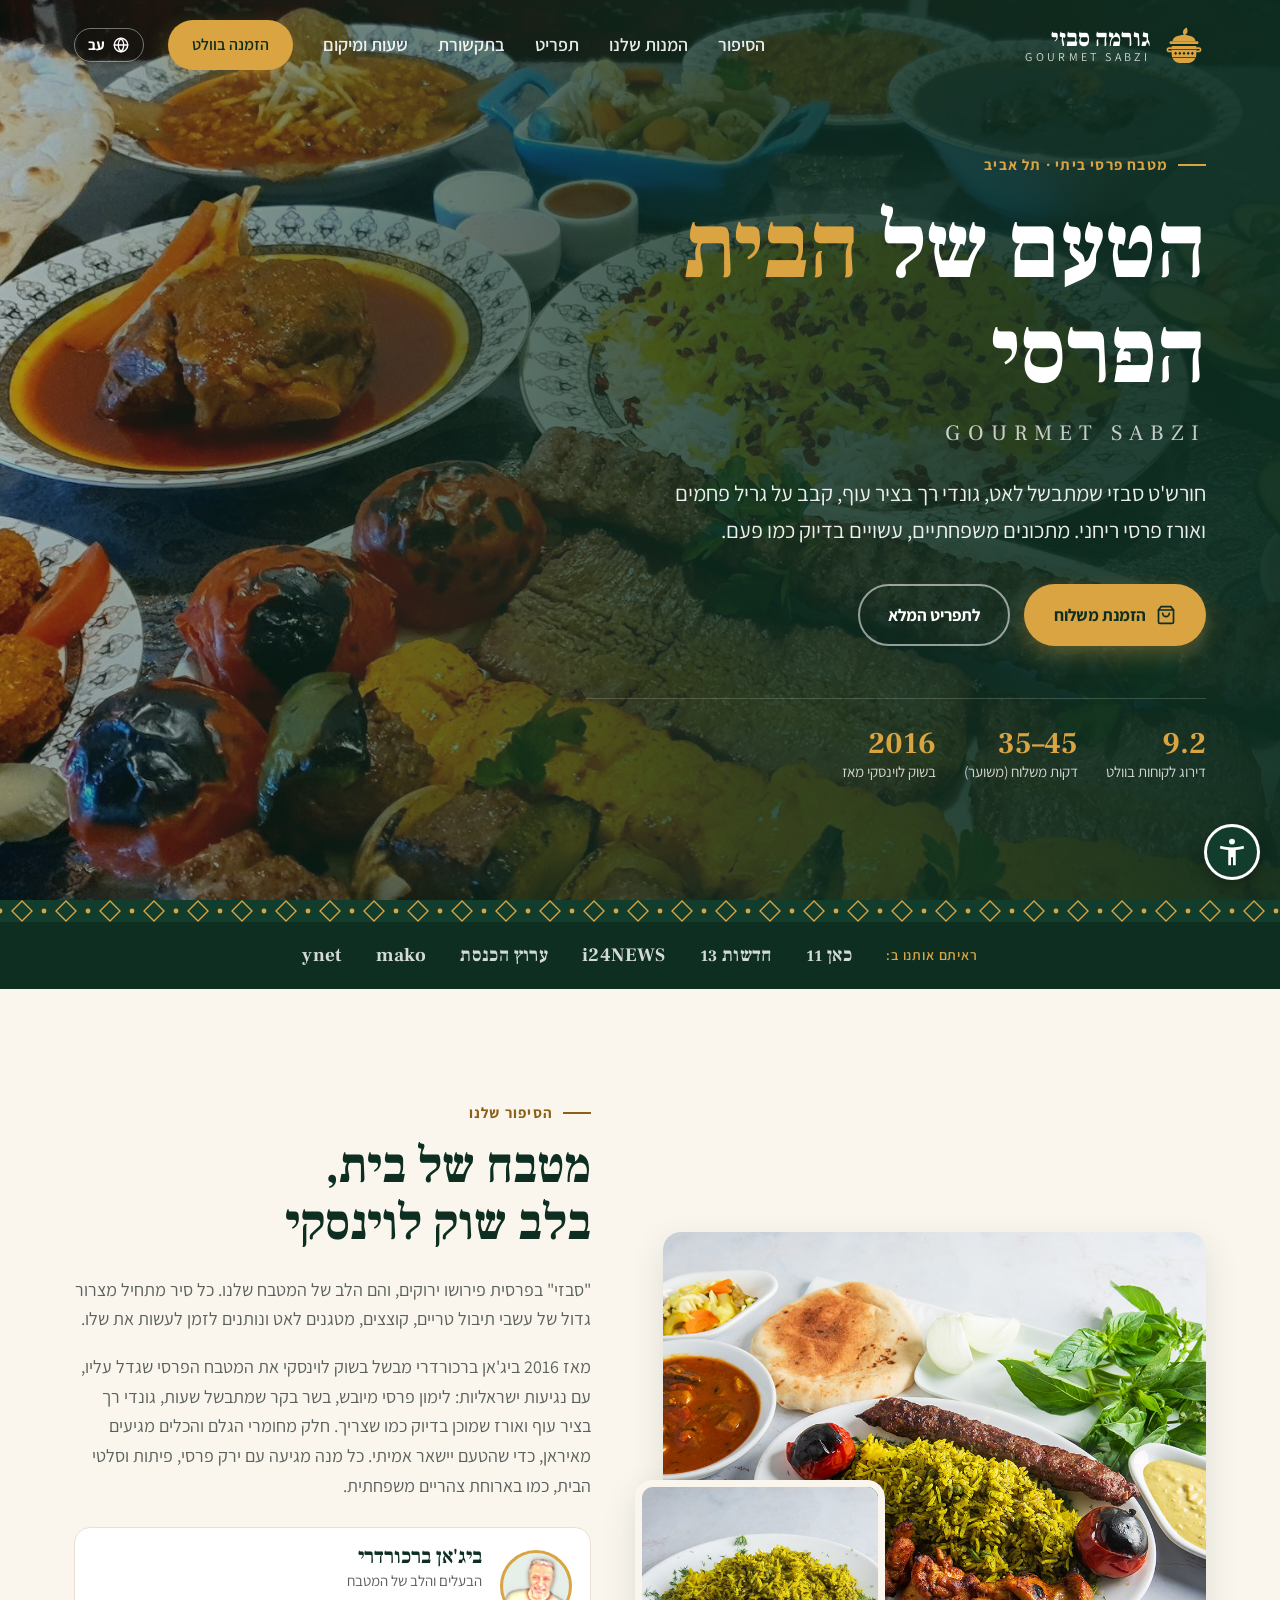
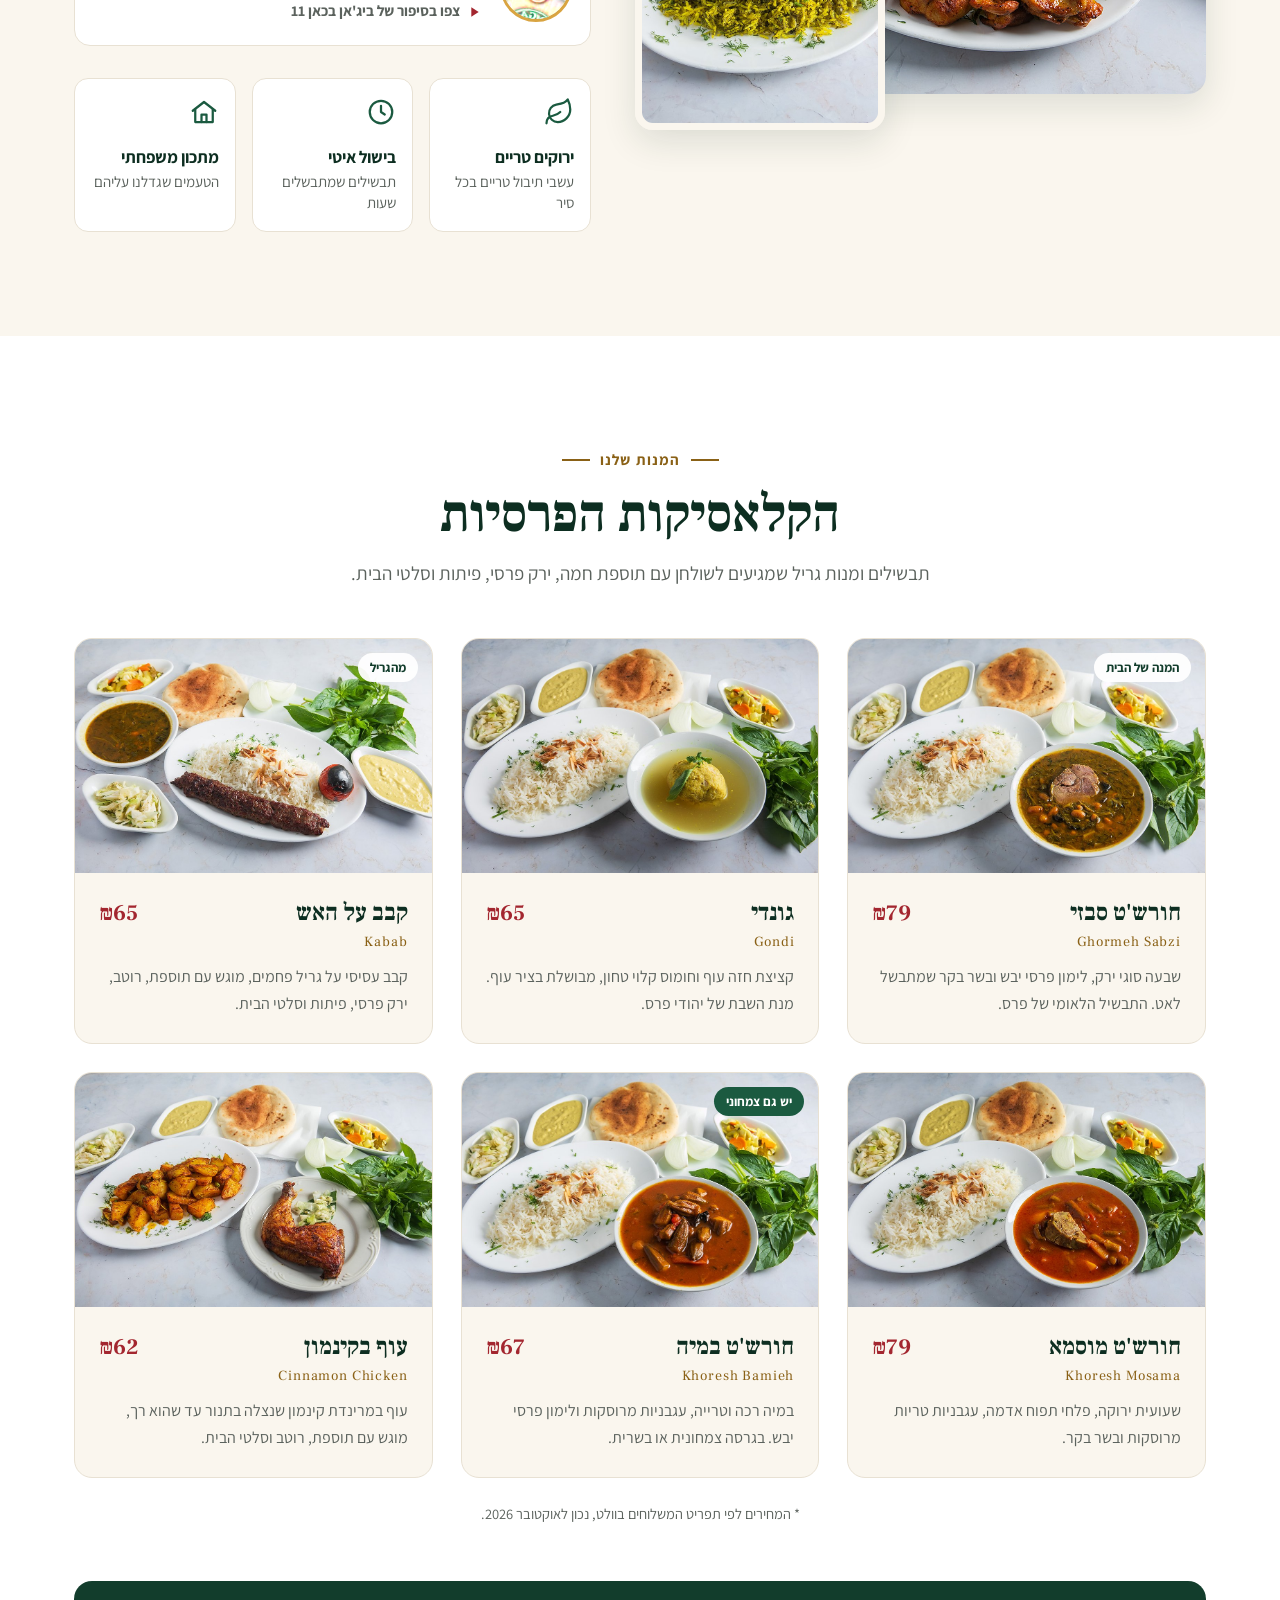
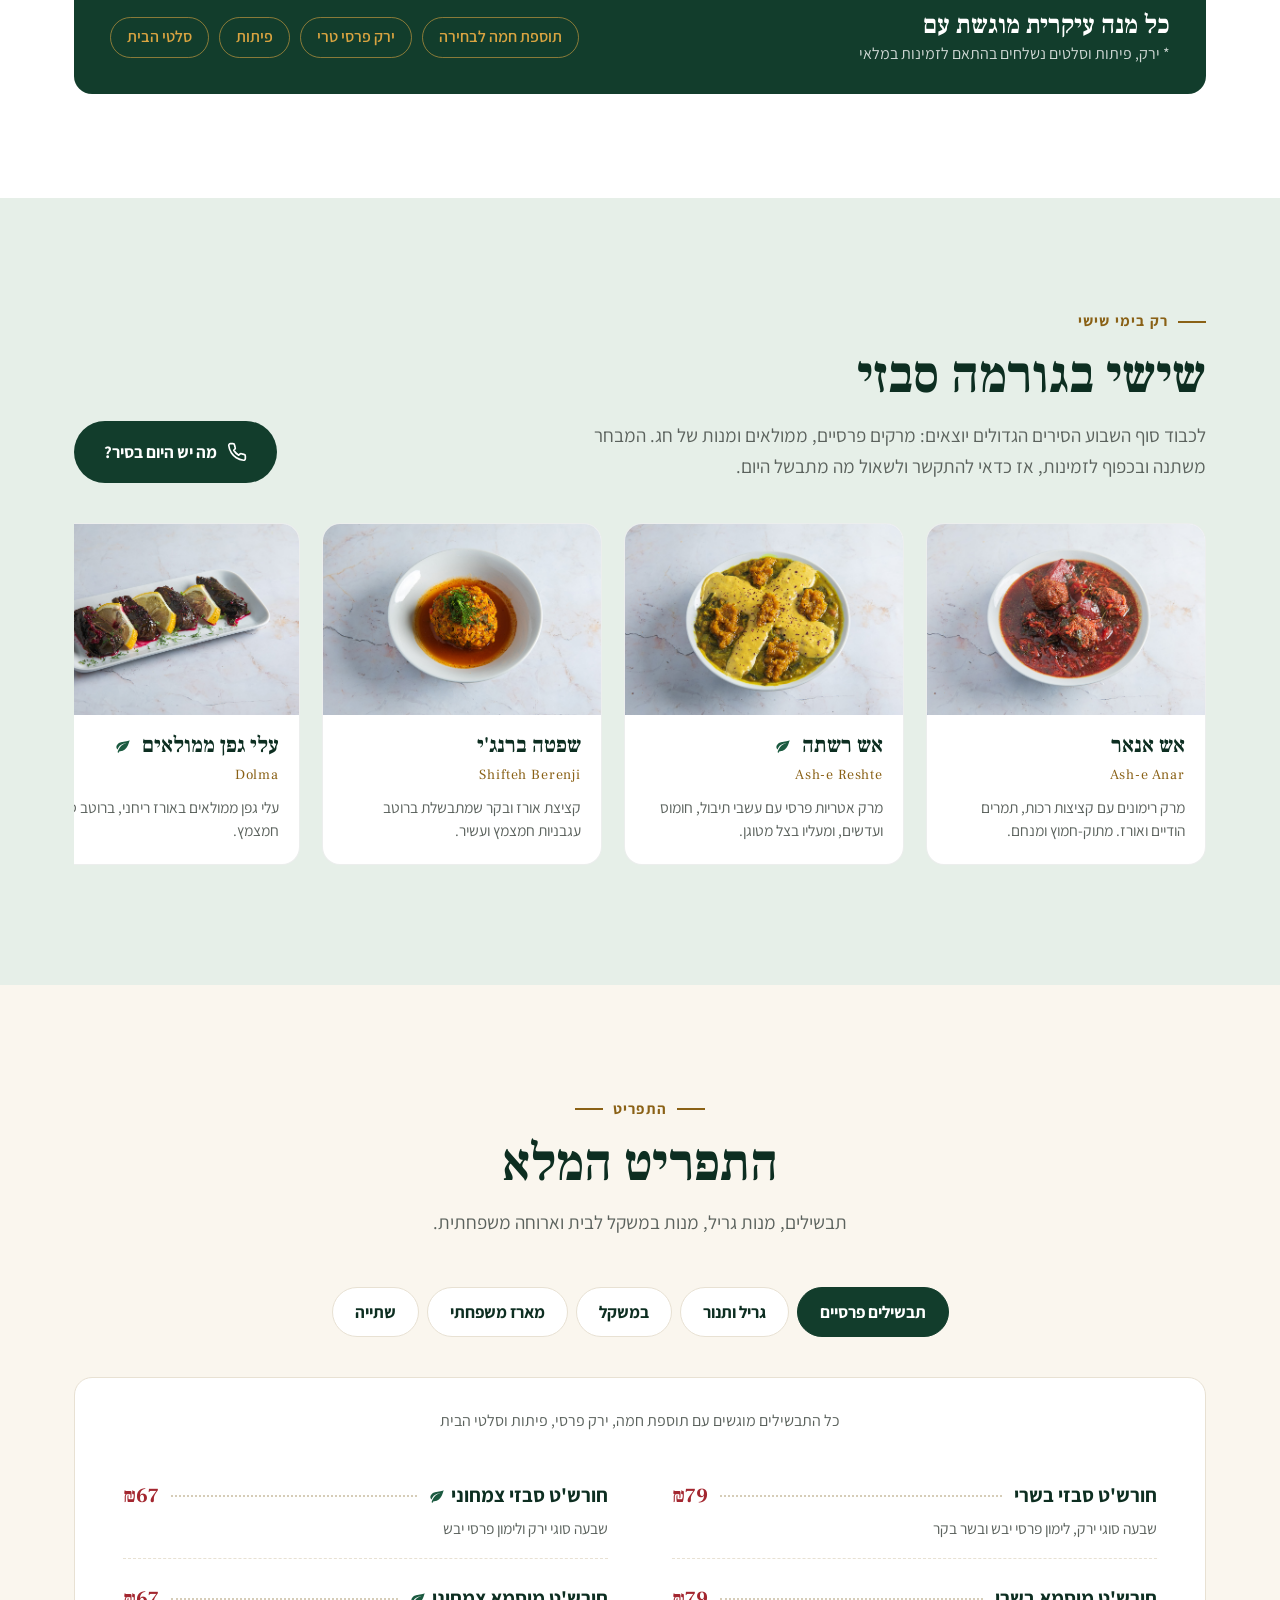
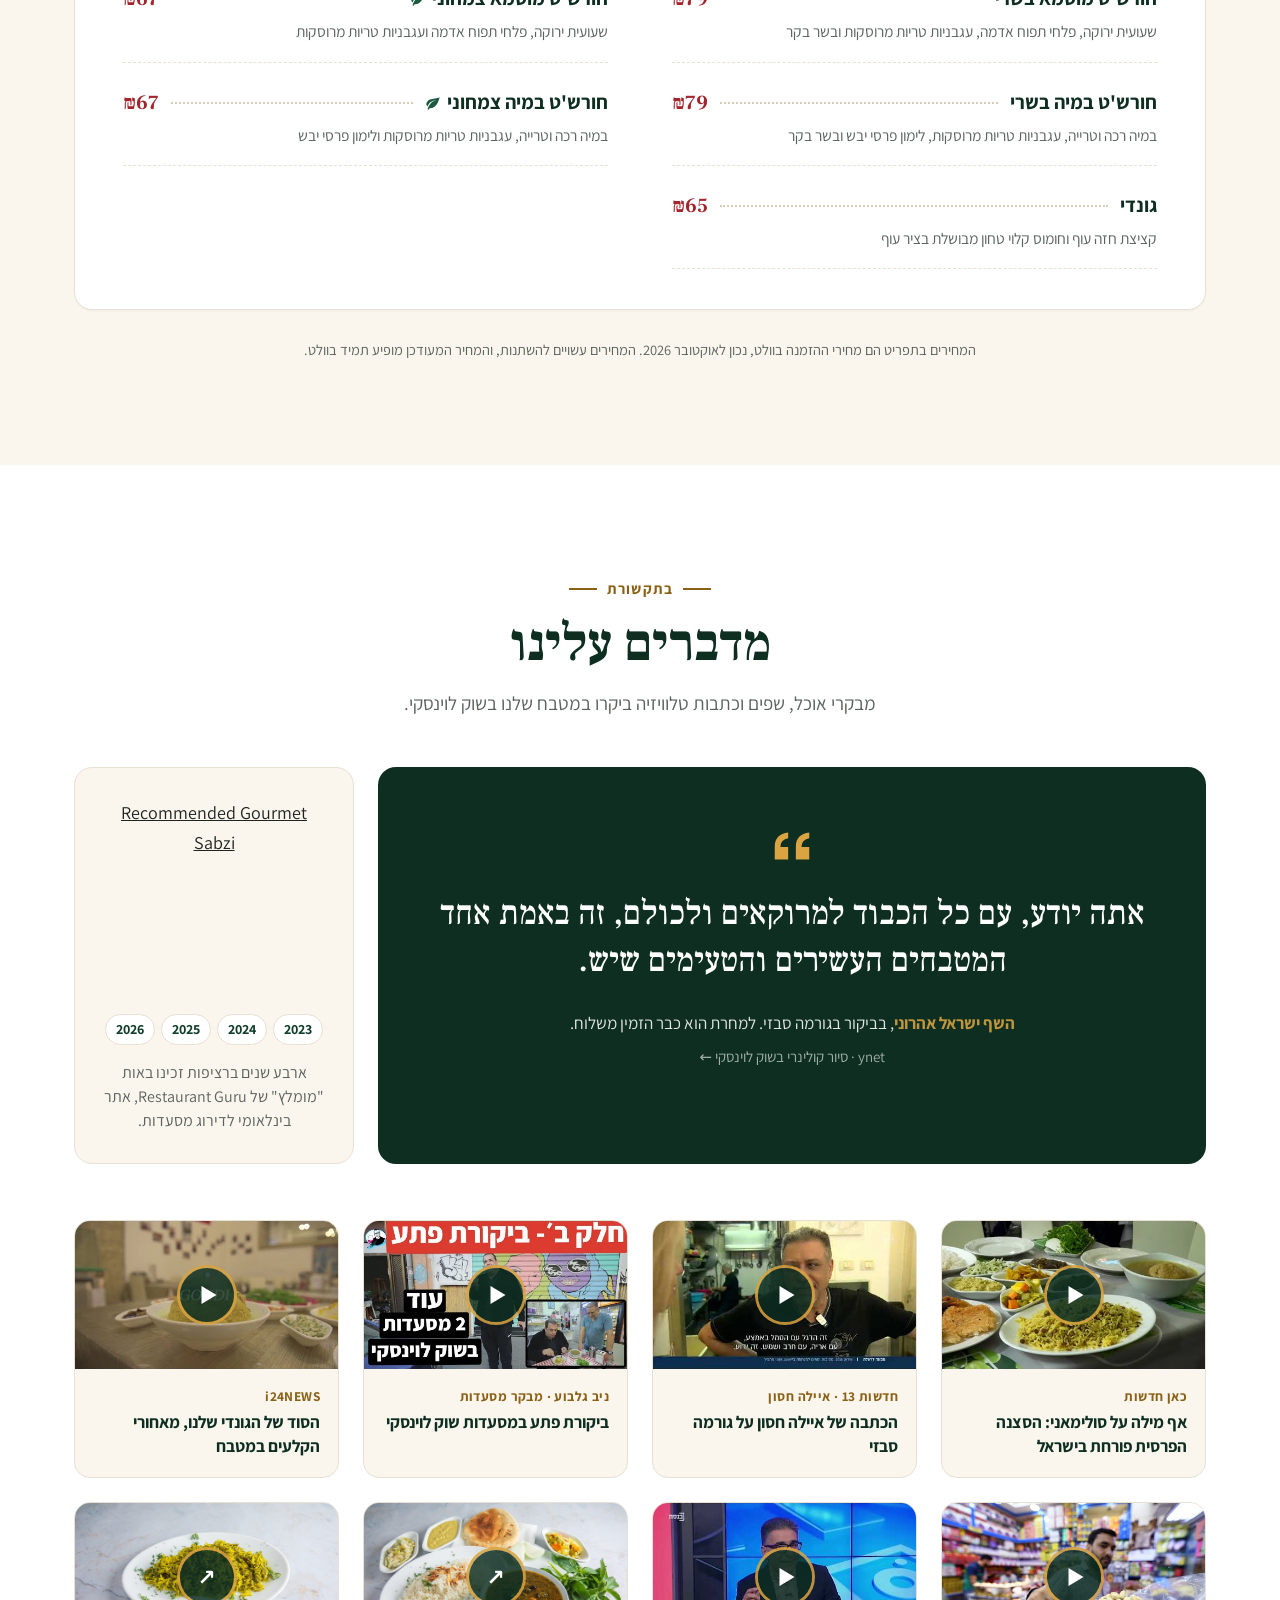
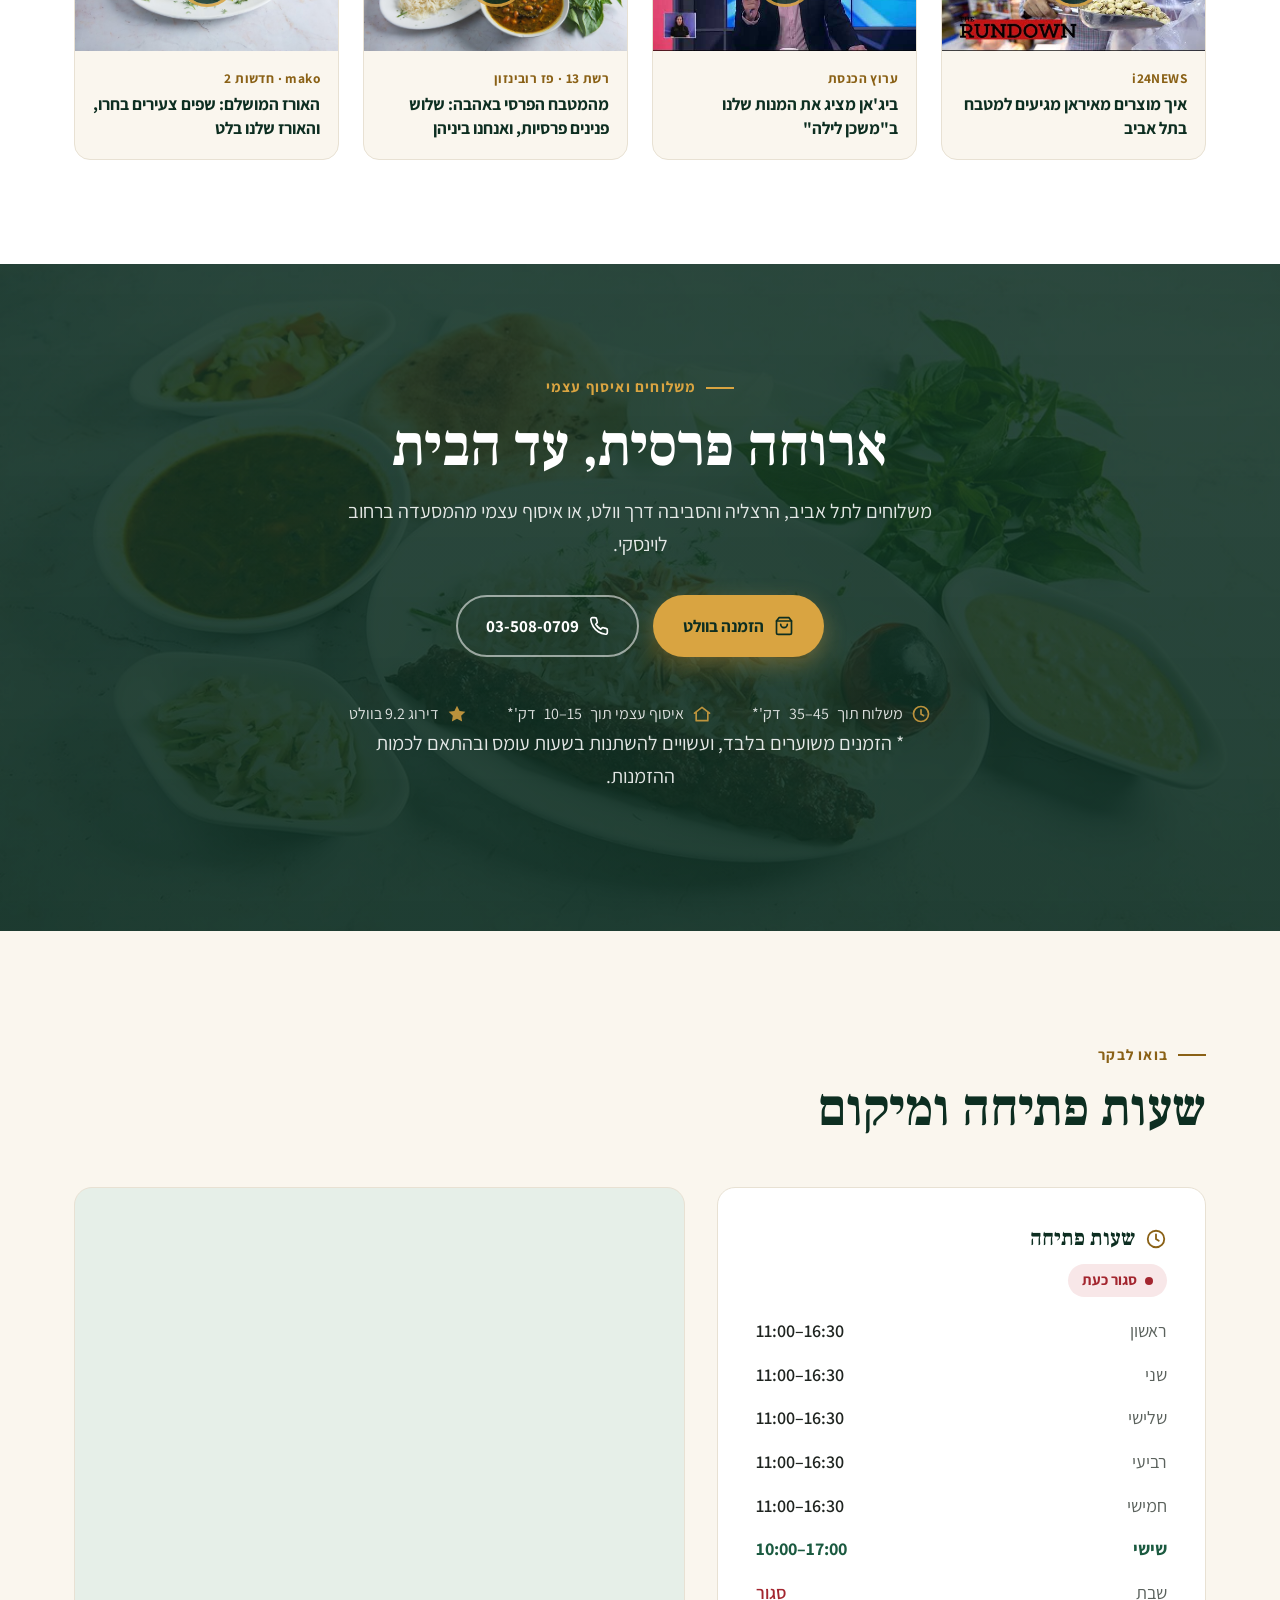
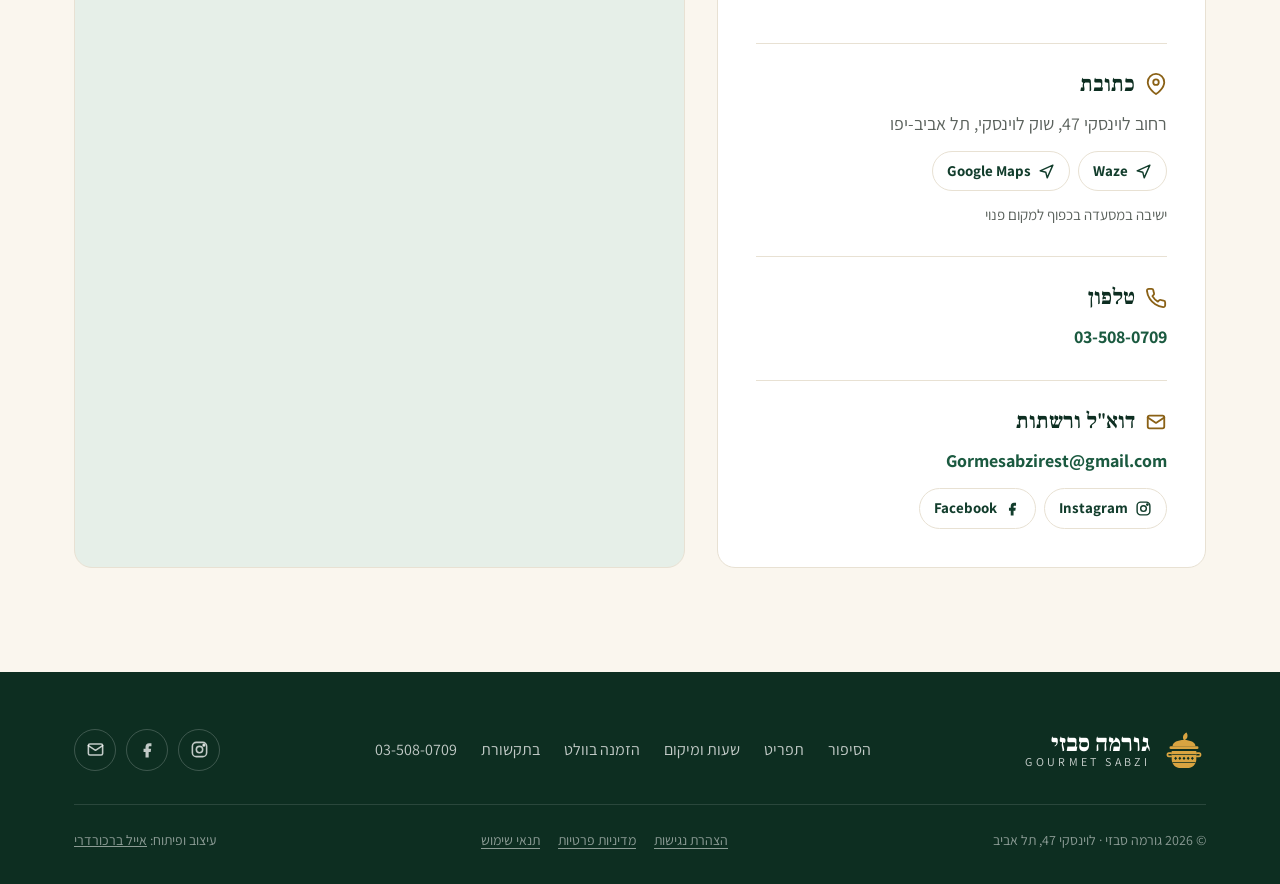
<file: index.html>
<!doctype html>
<html lang="he" dir="rtl">
<head>
<meta charset="utf-8">
<meta name="viewport" content="width=device-width, initial-scale=1">
<script>
  document.documentElement.classList.add('js');
  // Switch direction for a saved or linked language before the first paint (i18n.js fills in the text)
  (function () {
    try {
      var l = new URLSearchParams(location.search).get('lang') || localStorage.getItem('gs-lang');
      if (l === 'en' || l === 'fa') {
        var r = document.documentElement;
        r.lang = l; r.dir = l === 'en' ? 'ltr' : 'rtl';
        r.classList.add('i18n-pending');
        setTimeout(function () { r.classList.remove('i18n-pending'); }, 2000);
      }
    } catch (e) {}
  })();
</script>
<title>גורמה סבזי | מסעדה פרסית בתל אביב</title>
<meta name="description" content="גורמה סבזי – מטבח פרסי ביתי ברחוב לוינסקי 47, תל אביב. חורש'ט סבזי, גונדי, קבב על גריל פחמים ועוד. משלוחים לתל אביב, הרצליה והסביבה.">
<meta property="og:title" content="גורמה סבזי | מסעדה פרסית בתל אביב">
<meta property="og:description" content="תבשילים פרסיים מסורתיים שמתבשלים לאט, כמו בבית. לוינסקי 47, תל אביב.">
<meta property="og:image" content="https://gormesabzi.com/images/feast.jpg">
<meta property="og:url" content="https://gormesabzi.com/">
<meta property="og:type" content="restaurant">
<link rel="icon" href="brand/favicon-32.png" sizes="32x32">
<link rel="icon" href="brand/favicon.svg" type="image/svg+xml">
<link rel="apple-touch-icon" href="brand/apple-touch-icon.png">
<meta name="theme-color" content="#0d2e21">
<link rel="preconnect" href="https://fonts.googleapis.com">
<link rel="preconnect" href="https://fonts.gstatic.com" crossorigin>
<link href="https://fonts.googleapis.com/css2?family=Frank+Ruhl+Libre:wght@500;700;900&family=Assistant:wght@400;600;700&family=Vazirmatn:wght@400;500;700;900&display=swap" rel="stylesheet">
<!-- Restaurant Guru badge styles; loaded without delaying the page -->
<link rel="stylesheet" href="https://awards.infcdn.net/2024/badge-circledLeaves27.css" media="print" onload="this.media='all'">
<noscript><link rel="stylesheet" href="https://awards.infcdn.net/2024/badge-circledLeaves27.css"></noscript>
<link rel="stylesheet" href="a11y.css">
<script src="a11y.js"></script>

<script type="application/ld+json">
{
  "@context": "https://schema.org",
  "@type": "Restaurant",
  "name": "Gourmet Sabzi – גורמה סבזי",
  "servesCuisine": "Persian",
  "telephone": "+972-3-508-0709",
  "url": "https://gormesabzi.com/",
  "image": "https://gormesabzi.com/images/feast.jpg",
  "logo": "https://gormesabzi.com/brand/logo-mark-green.png",
  "priceRange": "₪₪",
  "email": "Gormesabzirest@gmail.com",
  "foundingDate": "2016",
  "founder": {"@type": "Person", "name": "Bijan Barhordary"},
  "award": ["Restaurant Guru Recommended 2023", "Restaurant Guru Recommended 2024", "Restaurant Guru Recommended 2025", "Restaurant Guru Recommended 2026"],
  "sameAs": ["https://www.facebook.com/gormesabzirestaurant/", "https://www.instagram.com/gorme_sabzi_rest/"],
  "geo": {"@type": "GeoCoordinates", "latitude": 32.0597676, "longitude": 34.7723295},
  "address": {
    "@type": "PostalAddress",
    "streetAddress": "Levinski St 47",
    "addressLocality": "Tel Aviv-Yafo",
    "addressCountry": "IL"
  },
  "openingHoursSpecification": [
    {"@type": "OpeningHoursSpecification", "dayOfWeek": ["Sunday","Monday","Tuesday","Wednesday","Thursday"], "opens": "11:00", "closes": "16:30"},
    {"@type": "OpeningHoursSpecification", "dayOfWeek": "Friday", "opens": "10:00", "closes": "17:00"}
  ]
}
</script>

<style>
:root {
  --green-900: #0d2e21;
  --green-800: #123d2c;
  --green-700: #1b5a40;
  --green-100: #e6efe8;
  --saffron: #d9a441;
  --saffron-dark: #8a6116;
  --pomegranate: #a3262f;
  --cream: #faf6ee;
  --paper: #ffffff;
  --ink: #1f2420;
  --ink-soft: #5b625d;
  --line: #e8e1d3;
  --radius: 18px;
  --shadow: 0 12px 34px rgba(13, 46, 33, .12);
  --serif: "Frank Ruhl Libre", Georgia, serif;
  --sans: "Assistant", system-ui, -apple-system, "Segoe UI", Arial, sans-serif;
  --max: 1180px;
}

* { box-sizing: border-box; }
/* Display headings are already large, so the text-size buttons grow them to at most 150% */
html { --dfs: min(var(--fs, 1), 1.5); }
html { scroll-behavior: smooth; scroll-padding-top: 80px; }
body {
  margin: 0;
  font-family: var(--sans);
  font-size: calc(18px * var(--fs, 1));
  line-height: 1.65;
  overflow-wrap: break-word;
  color: var(--ink);
  background: var(--cream);
  -webkit-font-smoothing: antialiased;
}
img { max-width: 100%; display: block; }
a { color: inherit; }
h1, h2, h3 { font-family: var(--serif); line-height: 1.15; margin: 0; overflow-wrap: anywhere; }
.wrap { max-width: var(--max); margin: 0 auto; padding: 0 24px; }
.eyebrow {
  display: inline-flex; align-items: center; gap: 10px;
  font-weight: 700; font-size: calc(15px * var(--fs, 1)); letter-spacing: .08em;
  color: var(--saffron-dark); text-transform: uppercase;
}
.eyebrow::before { content: ""; width: 28px; height: 2px; background: currentColor; }
.section { padding: 104px 0; }
.section-head { max-width: 640px; margin-bottom: 48px; }
.section-head h2 { font-size: calc(clamp(34px, 4.5vw, 52px) * var(--dfs, 1)); margin: 12px 0 14px; color: var(--green-900); }
.section-head p { color: var(--ink-soft); margin: 0; font-size: calc(19px * var(--fs, 1)); }
.center { text-align: center; margin-inline: auto; }
.center .eyebrow::after { content: ""; width: 28px; height: 2px; background: currentColor; }

/* Buttons */
.btn {
  display: inline-flex; align-items: center; justify-content: center; gap: 10px;
  padding: 15px 28px; border-radius: 999px; font-weight: 700; font-size: calc(17px * var(--fs, 1));
  text-decoration: none; border: 2px solid transparent; cursor: pointer;
  transition: transform .2s, background .2s, color .2s, box-shadow .2s;
  text-align: center;
}
.btn:hover { transform: translateY(-2px); }
.btn svg { width: 20px; height: 20px; flex: none; }
.btn-gold { background: var(--saffron); color: var(--green-900); box-shadow: 0 8px 22px rgba(217,164,65,.35); }
.btn-gold:hover { background: #e4b250; }
.btn-ghost { border-color: rgba(255,255,255,.55); color: #fff; }
.btn-ghost:hover { background: rgba(255,255,255,.12); }
.btn-green { background: var(--green-800); color: #fff; }
.btn-green:hover { background: var(--green-700); }

/* Header */
/* The fixed header grows to at most 125% with the text-size buttons, so the bar always fits */
.header {
  --hfs: min(var(--fs, 1), 1.25); font-size: calc(18px * var(--hfs));
  position: fixed; inset: 0 0 auto 0; z-index: 50;
  transition: background .3s, box-shadow .3s, padding .3s;
  padding: 20px 0;
}
.header.scrolled { background: rgba(13,46,33,.96); backdrop-filter: blur(8px); box-shadow: 0 4px 20px rgba(0,0,0,.15); padding: 12px 0; }
.header .wrap { display: flex; align-items: center; justify-content: space-between; gap: 24px; }
.logo { display: flex; align-items: center; gap: 12px; text-decoration: none; color: #fff; }
.logo-mark { width: 44px; height: 44px; flex: none; }
.logo-text { display: flex; flex-direction: column; line-height: 1.05; }
.logo-text b { font-family: "Frank Ruhl Libre", Georgia, serif; font-size: calc(24px * var(--hfs, 1)); font-weight: 900; }
.logo-text small { font-family: "Assistant", system-ui, sans-serif; font-size: calc(12px * var(--hfs, 1)); letter-spacing: .28em; opacity: .8; }
.nav { display: flex; align-items: center; gap: 30px; margin-inline-start: auto; }
.nav a { color: #fff; text-decoration: none; font-weight: 600; opacity: .9; }
.nav a:hover { opacity: 1; color: var(--saffron); }
.nav .btn { padding: 10px 22px; font-size: calc(16px * var(--hfs, 1)); opacity: 1; white-space: nowrap; }
.nav .btn, .nav .btn:hover { color: var(--green-900); }
.menu-toggle { display: none; background: none; border: 0; color: #fff; padding: 6px; cursor: pointer; }
.menu-toggle svg { width: 30px; height: 30px; }

/* Hero */
.hero {
  position: relative; min-height: 100vh; min-height: 100svh;
  display: flex; align-items: center; color: #fff; overflow: hidden;
  background: var(--green-900);
}
.hero-bg { position: absolute; inset: 0; background: url("images/feast.jpg") center/cover no-repeat; transform: scale(1.04); }
.hero::before {
  content: ""; position: absolute; inset: 0; z-index: 1;
  background: linear-gradient(270deg, rgba(13,46,33,.94) 0%, rgba(13,46,33,.82) 42%, rgba(13,46,33,.35) 100%);
}
.hero .wrap { position: relative; z-index: 2; width: 100%; padding-top: 110px; padding-bottom: 80px; }
.hero-content { max-width: 620px; }
.hero .eyebrow { color: var(--saffron); }
.hero h1 { font-size: calc(clamp(46px, 7.4vw, 92px) * var(--dfs, 1)); font-weight: 900; margin: 18px 0 8px; }
.hero h1 span { color: var(--saffron); }
.hero .latin { font-family: "Frank Ruhl Libre", Georgia, serif; font-size: calc(clamp(18px, 2vw, 22px) * var(--fs, 1)); letter-spacing: .32em; opacity: .75; margin-bottom: 24px; }
.hero p.lead { font-size: calc(clamp(19px, 2vw, 22px) * var(--fs, 1)); opacity: .92; margin: 0 0 36px; max-width: 540px; }
.hero-actions { display: flex; flex-wrap: wrap; gap: 14px; }
.hero-meta { display: flex; flex-wrap: wrap; gap: 28px; margin-top: 52px; padding-top: 28px; border-top: 1px solid rgba(255,255,255,.18); }
.hero-meta div { display: flex; flex-direction: column; }
.hero-meta b { font-family: var(--serif); font-size: calc(30px * var(--fs, 1)); color: var(--saffron); line-height: 1.1; }
.hero-meta span { font-size: calc(15px * var(--fs, 1)); opacity: .8; }

/* Pattern band */
.pattern {
  height: 22px;
  background-color: var(--green-800);
  background-image: url("data:image/svg+xml,%3Csvg xmlns='http://www.w3.org/2000/svg' width='44' height='22' viewBox='0 0 44 22'%3E%3Cpath d='M22 1l10 10-10 10-10-10zM0 11l-0 0M44 11' fill='none' stroke='%23d9a441' stroke-width='1.4'/%3E%3Ccircle cx='0' cy='11' r='2.4' fill='%23d9a441'/%3E%3Ccircle cx='44' cy='11' r='2.4' fill='%23d9a441'/%3E%3C/svg%3E");
}

/* About */
.about-grid { display: grid; grid-template-columns: minmax(0, 1.05fr) minmax(0, 1fr); gap: 72px; align-items: center; }
.about-media { position: relative; }
.about-media img { border-radius: var(--radius); box-shadow: var(--shadow); aspect-ratio: 4/3.4; object-fit: cover; width: 100%; }
.about-media .float {
  position: absolute; width: 46%; bottom: -36px; inset-inline-end: -28px; border: 7px solid var(--cream);
  border-radius: var(--radius); aspect-ratio: 1; object-fit: cover; box-shadow: var(--shadow);
}
.about-text h2 { font-size: calc(clamp(34px, 4.5vw, 50px) * var(--dfs, 1)); color: var(--green-900); margin: 12px 0 22px; }
.about-text p { color: var(--ink-soft); margin: 0 0 18px; }
.pillars { display: grid; grid-template-columns: repeat(3, minmax(0, 1fr)); gap: 16px; margin-top: 32px; }
.pillar { background: var(--paper); border: 1px solid var(--line); border-radius: 14px; padding: 18px 16px; }
.pillar svg { width: 30px; height: 30px; color: var(--green-700); margin-bottom: 8px; }
.pillar b { display: block; font-size: calc(17px * var(--fs, 1)); color: var(--green-900); }
.pillar span { font-size: calc(15px * var(--fs, 1)); color: var(--ink-soft); line-height: 1.4; display: block; }

/* Signature dishes */
.signature { background: var(--paper); }
.dish-grid { display: grid; grid-template-columns: repeat(3, minmax(0, 1fr)); gap: 28px; }
.dish {
  background: var(--cream); border-radius: var(--radius); overflow: hidden;
  border: 1px solid var(--line); display: flex; flex-direction: column;
  transition: transform .25s, box-shadow .25s;
}
.dish:hover { transform: translateY(-6px); box-shadow: var(--shadow); }
.dish-img { aspect-ratio: 16/10.5; overflow: hidden; position: relative; }
.dish-img img { width: 100%; height: 100%; object-fit: cover; transition: transform .5s; }
.dish:hover .dish-img img { transform: scale(1.06); }
.tag {
  position: absolute; top: 14px; inset-inline-start: 14px; background: rgba(255,255,255,.94); color: var(--green-800);
  font-size: calc(13px * var(--fs, 1)); font-weight: 700; padding: 4px 12px; border-radius: 999px;
}
.tag.veg { background: var(--green-700); color: #fff; }
.dish-body { padding: 22px 24px 26px; display: flex; flex-direction: column; flex: 1; }
.dish-body .row { display: flex; justify-content: space-between; align-items: baseline; gap: 12px; }
.dish-body h3 { font-size: calc(24px * var(--fs, 1)); color: var(--green-900); }
.dish-body .fa { font-family: "Frank Ruhl Libre", "Vazirmatn", Georgia, serif; font-size: calc(14px * var(--fs, 1)); color: var(--saffron-dark); letter-spacing: .06em; }
.price { font-family: var(--serif); font-weight: 700; font-size: calc(22px * var(--fs, 1)); color: var(--pomegranate); white-space: nowrap; }
.dish-body p { color: var(--ink-soft); font-size: calc(16px * var(--fs, 1)); margin: 10px 0 0; }

/* Served with strip */
.served {
  margin-top: 56px; background: var(--green-800); color: #fff; border-radius: var(--radius);
  padding: 30px 36px; display: flex; align-items: center; justify-content: space-between; gap: 28px; flex-wrap: wrap;
}
.served h3 { font-size: calc(26px * var(--fs, 1)); }
.served h3 small { display: block; font-family: var(--sans); font-size: calc(16px * var(--fs, 1)); font-weight: 400; opacity: .8; margin-top: 4px; }
.served ul { list-style: none; display: flex; flex-wrap: wrap; gap: 10px; margin: 0; padding: 0; }
.served li { border: 1px solid rgba(217,164,65,.6); color: var(--saffron); padding: 6px 16px; border-radius: 999px; font-weight: 600; font-size: calc(16px * var(--fs, 1)); }

/* Menu */
.menu-tabs { display: flex; gap: 8px; flex-wrap: wrap; justify-content: center; margin-bottom: 40px; }
.menu-tab {
  font: inherit; font-weight: 700; font-size: calc(17px * var(--fs, 1)); padding: 10px 22px; border-radius: 999px;
  border: 1.5px solid var(--line); background: var(--paper); color: var(--green-900); cursor: pointer; transition: all .2s;
}
.menu-tab:hover { border-color: var(--green-700); }
.menu-tab[aria-selected="true"] { background: var(--green-800); border-color: var(--green-800); color: #fff; }
.menu-panel { display: none; background: var(--paper); border: 1px solid var(--line); border-radius: var(--radius); padding: 40px 48px; box-shadow: 0 2px 0 rgba(0,0,0,.02); }
.menu-panel.active { display: block; animation: fade .35s ease; }
@keyframes fade { from { opacity: 0; transform: translateY(8px); } to { opacity: 1; transform: none; } }
.menu-note { text-align: center; color: var(--ink-soft); font-size: calc(16px * var(--fs, 1)); margin: -10px 0 28px; }
.menu-list { display: grid; grid-template-columns: minmax(0, 1fr) minmax(0, 1fr); gap: 6px 64px; }
.menu-item { padding: 18px 0; border-bottom: 1px dashed var(--line); }
.menu-item .top { display: flex; align-items: baseline; gap: 12px; }
.menu-item h3 { margin: 0; font-family: var(--sans); font-size: calc(20px * var(--fs, 1)); font-weight: 700; line-height: 1.4; color: var(--green-900); }
.menu-item .dots { flex: 1; border-bottom: 2px dotted #d6cdb8; transform: translateY(-5px); min-width: 20px; }
.menu-item .price { font-size: calc(20px * var(--fs, 1)); }
.menu-item p { margin: 4px 0 0; color: var(--ink-soft); font-size: calc(15.5px * var(--fs, 1)); line-height: 1.5; }
.leaf { display: inline-block; width: 16px; height: 16px; vertical-align: -2px; margin-inline-start: 6px; color: var(--green-700); }
.family {
  display: grid; grid-template-columns: minmax(0, 1fr) minmax(0, 1.1fr); gap: 0; border-radius: var(--radius); overflow: hidden;
  background: var(--green-900); color: #fff;
}
.family img { width: 100%; height: 100%; object-fit: cover; min-height: 280px; }
.family-body { padding: 44px; display: flex; flex-direction: column; justify-content: center; }
.family-body h3 { font-size: calc(34px * var(--fs, 1)); margin: 10px 0 12px; }
.family-body p { opacity: .85; margin: 0 0 22px; }
.family-body .price { color: var(--saffron); font-size: calc(40px * var(--fs, 1)); margin-bottom: 22px; }
.family-body .btn { align-self: flex-start; }
.price-note { text-align: center; font-size: calc(14.5px * var(--fs, 1)); line-height: 1.6; color: var(--ink-soft); max-width: 680px; margin: 28px auto 0; }
.served + .price-note, .dish-grid + .price-note { margin-top: 24px; }

/* Order CTA */
.cta {
  position: relative; color: #fff; text-align: center; overflow: hidden;
  background: linear-gradient(rgba(13,46,33,.86), rgba(13,46,33,.9)), url("images/kabab.jpg") center/cover;
}
.cta h2 { font-size: calc(clamp(36px, 5vw, 58px) * var(--dfs, 1)); margin: 14px 0; }
.cta p { font-size: calc(20px * var(--fs, 1)); opacity: .88; max-width: 600px; margin: 0 auto 34px; }
.cta .eyebrow { color: var(--saffron); }
.cta-actions { display: flex; flex-wrap: wrap; gap: 14px; justify-content: center; }
.delivery-facts { display: flex; justify-content: center; flex-wrap: wrap; gap: 14px 40px; margin-top: 44px; font-size: calc(16px * var(--fs, 1)); opacity: .85; }
.delivery-facts span { display: inline-flex; align-items: center; gap: 8px; }
.delivery-facts svg { width: 20px; height: 20px; color: var(--saffron); }
.delivery-note { margin: 18px auto 0; max-width: 560px; font-size: calc(14.5px * var(--fs, 1)); opacity: .85; }

/* Visit */
.visit-grid { display: grid; grid-template-columns: minmax(0, 1fr) minmax(0, 1.25fr); gap: 32px; align-items: stretch; }
.info-card { background: var(--paper); border: 1px solid var(--line); border-radius: var(--radius); padding: 38px; }
.info-block + .info-block { margin-top: 28px; padding-top: 28px; border-top: 1px solid var(--line); }
.info-block h3 { font-size: calc(22px * var(--fs, 1)); color: var(--green-900); display: flex; align-items: center; gap: 10px; margin-bottom: 12px; }
.info-block h3 svg { width: 22px; height: 22px; color: var(--saffron-dark); }
.info-block p { margin: 0; color: var(--ink-soft); }
.info-block a { color: var(--green-700); font-weight: 700; text-decoration: none; overflow-wrap: anywhere; }
.info-block a:hover { text-decoration: underline; }
.hours { width: 100%; border-collapse: collapse; }
.hours td, .hours th { padding: 7px 0; color: var(--ink-soft); }
.hours th { text-align: start; font-weight: inherit; }
.hours td:last-child { text-align: end; font-weight: 600; color: var(--ink); }
.hours tr.today td, .hours tr.today th { color: var(--green-700); font-weight: 700; }
.hours tr.closed td:last-child { color: var(--pomegranate); }
.status { display: inline-flex; align-items: center; gap: 8px; font-size: calc(15px * var(--fs, 1)); font-weight: 700; padding: 4px 14px; border-radius: 999px; margin-bottom: 12px; }
.status::before { content: ""; width: 8px; height: 8px; border-radius: 50%; background: currentColor; }
.status.open { background: var(--green-100); color: var(--green-700); }
.status.shut { background: #f8e7e8; color: var(--pomegranate); }
.map { border-radius: var(--radius); overflow: hidden; border: 1px solid var(--line); min-height: 420px; background: var(--green-100); }
.map iframe { width: 100%; height: 100%; min-height: 420px; border: 0; display: block; }

/* Footer */
.footer { background: var(--green-900); color: rgba(255,255,255,.75); padding: 56px 0 32px; font-size: calc(16px * var(--fs, 1)); }
.footer .top { display: flex; justify-content: space-between; align-items: center; gap: 28px; flex-wrap: wrap; padding-bottom: 32px; border-bottom: 1px solid rgba(255,255,255,.12); }
.footer nav { display: flex; gap: 24px; flex-wrap: wrap; }
.footer nav a { text-decoration: none; }
.footer nav a:hover { color: var(--saffron); }
.footer .bottom { padding-top: 24px; display: flex; justify-content: space-between; flex-wrap: wrap; gap: 12px; font-size: calc(14px * var(--fs, 1)); opacity: .7; }

/* As seen on */
.seen-on { display: block; background: var(--green-900); color: rgba(255,255,255,.82); text-decoration: none; padding: 18px 0; }
.seen-on .wrap { display: flex; align-items: center; justify-content: center; flex-wrap: wrap; gap: 10px 34px; }
.seen-on span { font-family: var(--serif); font-weight: 700; font-size: calc(19px * var(--fs, 1)); letter-spacing: .02em; transition: color .2s; }
.seen-on .seen-label { font-family: var(--sans); font-size: calc(14px * var(--fs, 1)); font-weight: 600; color: var(--saffron); letter-spacing: .06em; }
.seen-on:hover span:not(.seen-label) { color: #fff; }

/* Owner */
.owner { display: flex; align-items: center; gap: 18px; margin-top: 26px; padding: 16px 18px; background: var(--paper); border: 1px solid var(--line); border-radius: 16px; }
.owner img { width: 72px; height: 72px; border-radius: 50%; object-fit: cover; object-position: center 20%; border: 3px solid var(--saffron); flex: none; background: var(--green-100); }
.owner > div { min-width: 0; }
.owner b { display: block; font-family: var(--serif); font-size: calc(21px * var(--fs, 1)); color: var(--green-900); line-height: 1.2; }
.owner span { display: block; font-size: calc(15px * var(--fs, 1)); color: var(--ink-soft); }
.owner-link { margin-top: 6px; display: inline-flex; align-items: center; gap: 6px; background: none; border: 0; padding: 0; font: inherit; font-size: calc(15.5px * var(--fs, 1)); font-weight: 700; color: var(--pomegranate); cursor: pointer; }
.owner-link svg { width: 16px; height: 16px; }
.owner-link:hover { text-decoration: underline; }

/* Friday */
.friday { background: var(--green-100); overflow: hidden; }
.friday-head { display: flex; align-items: flex-end; justify-content: space-between; gap: 24px; flex-wrap: wrap; margin-bottom: 40px; }
.friday-head .section-head { margin-bottom: 0; }
.friday-track {
  display: grid; grid-auto-flow: column; grid-auto-columns: minmax(280px, 1fr); gap: 22px;
  overflow-x: auto; scroll-snap-type: x mandatory; padding-bottom: 16px; scrollbar-width: thin; scrollbar-color: var(--green-700) transparent;
}
.friday-track:focus-visible { outline: 2px solid var(--green-700); outline-offset: 6px; border-radius: 8px; }
.fcard { scroll-snap-align: start; background: var(--paper); border-radius: var(--radius); overflow: hidden; border: 1px solid rgba(13,46,33,.08); min-width: 280px; }
.fcard img { width: 100%; aspect-ratio: 16/11; object-fit: cover; }
.fcard > div { padding: 18px 20px 22px; }
.fcard h3 { font-size: calc(22px * var(--fs, 1)); color: var(--green-900); }
.fcard .fa { font-family: "Frank Ruhl Libre", "Vazirmatn", Georgia, serif; font-size: calc(14px * var(--fs, 1)); color: var(--saffron-dark); letter-spacing: .06em; }
.fcard p { margin: 8px 0 0; font-size: calc(15.5px * var(--fs, 1)); color: var(--ink-soft); line-height: 1.5; }

/* Press */
.press { background: var(--paper); }
.press-top { display: grid; grid-template-columns: minmax(0, 1fr) 280px; gap: 24px; margin-bottom: 56px; }
.pull-quote {
  position: relative; margin: 0; text-align: center;
  background: var(--green-900); color: #fff; border-radius: var(--radius); padding: 56px 48px 40px;
}
.pull-quote .qmark { width: 46px; height: 46px; color: var(--saffron); margin: 0 auto 12px; }
.pull-quote blockquote { margin: 0; font-family: var(--serif); font-size: calc(clamp(24px, 3vw, 34px) * var(--fs, 1)); line-height: 1.4; font-weight: 500; }
.pull-quote figcaption { margin-top: 24px; font-size: calc(17px * var(--fs, 1)); opacity: .88; }
.pull-quote figcaption b { color: var(--saffron); }
.pull-quote figcaption a { display: block; margin-top: 8px; color: rgba(255,255,255,.7); font-size: calc(15px * var(--fs, 1)); text-decoration: none; }
.pull-quote figcaption a:hover { color: #fff; text-decoration: underline; }
.award {
  display: flex; flex-direction: column; align-items: center; justify-content: center; gap: 16px; text-align: center;
  background: var(--cream); border: 1px solid var(--line); border-radius: var(--radius); padding: 30px 22px;
}
.award-badge { width: 186px; height: 200px; }
.award-years { display: flex; flex-wrap: wrap; justify-content: center; gap: 6px; margin: 0; padding: 0; list-style: none; }
.award-years li { padding: 3px 10px; border: 1px solid var(--line); border-radius: 999px; background: var(--paper); color: var(--green-800); font-size: calc(14px * var(--fs, 1)); font-weight: 700; }
.award p { margin: 0; font-size: calc(16px * var(--fs, 1)); line-height: 1.5; color: var(--ink-soft); }
.press-grid { display: grid; grid-template-columns: repeat(4, minmax(0, 1fr)); gap: 24px; }
.pcard {
  font: inherit; text-align: start; color: inherit; text-decoration: none; cursor: pointer;
  background: var(--cream); border: 1px solid var(--line); border-radius: 16px; padding: 0 0 18px; overflow: hidden;
  display: flex; flex-direction: column; transition: transform .25s, box-shadow .25s;
}
.pcard:hover, .pcard:focus-visible { transform: translateY(-4px); box-shadow: var(--shadow); }
.pcard .thumb { position: relative; display: block; aspect-ratio: 16/9; overflow: hidden; background: var(--green-800); }
.pcard .thumb img { width: 100%; height: 100%; object-fit: cover; transition: transform .4s; }
.pcard:hover .thumb img { transform: scale(1.05); }
.pcard .play {
  position: absolute; inset: 50% auto auto 50%; width: 54px; height: 54px; transform: translate(-50%, -50%); border-radius: 50%;
  background: rgba(13,46,33,.82); box-shadow: 0 0 0 3px rgba(217,164,65,.85);
}
.pcard .play::after { content: ""; position: absolute; inset: 50% auto auto 54%; transform: translate(-50%, -50%); border-style: solid; border-width: 9px 0 9px 15px; border-color: transparent transparent transparent #fff; }
a.pcard .play::after { content: "↗"; border: 0; color: #fff; font-size: calc(22px * var(--fs, 1)); font-weight: 700; inset: 50% auto auto 50%; line-height: 1; }
.pcard .outlet { display: block; padding: 16px 18px 4px; font-size: calc(13.5px * var(--fs, 1)); font-weight: 700; color: var(--saffron-dark); letter-spacing: .03em; }
.pcard .ptitle { display: block; padding: 0 18px; font-weight: 700; font-size: calc(17px * var(--fs, 1)); line-height: 1.4; color: var(--green-900); }

/* Video modal */
.video-modal { position: fixed; inset: 0; z-index: 100; background: rgba(5,18,12,.86); display: flex; align-items: center; justify-content: center; padding: 20px; }
.video-modal[hidden] { display: none; }
.video-box { width: min(980px, 100%); background: #000; border-radius: 14px; overflow: hidden; box-shadow: 0 30px 80px rgba(0,0,0,.5); }
.video-bar { display: flex; align-items: center; justify-content: space-between; gap: 16px; padding: 10px; padding-inline-start: 14px; background: var(--green-900); color: #fff; font-weight: 600; font-size: calc(16px * var(--fs, 1)); }
.video-close { background: none; border: 0; color: #fff; font-size: calc(32px * var(--fs, 1)); line-height: 1; cursor: pointer; padding: 0 8px; }
.video-frame { aspect-ratio: 16/9; }
.video-frame iframe { width: 100%; height: 100%; border: 0; display: block; }

/* Contact chips */
.nav-links { display: flex; flex-wrap: wrap; gap: 8px; margin-top: 12px; }
.info-block .chip, .chip {
  display: inline-flex; align-items: center; gap: 7px; padding: 7px 14px; border-radius: 999px;
  border: 1.5px solid var(--line); font-size: calc(15px * var(--fs, 1)); font-weight: 700; color: var(--green-800); text-decoration: none; transition: all .2s;
}
.chip svg { width: 17px; height: 17px; }
.info-block .chip:hover { border-color: var(--green-700); background: var(--green-100); text-decoration: none; }
.info-block p.small { font-size: calc(15px * var(--fs, 1)); margin-top: 12px; }
.footer .social { display: flex; gap: 10px; }
.footer .social a { width: 42px; height: 42px; border-radius: 50%; border: 1px solid rgba(255,255,255,.2); display: grid; place-items: center; transition: all .2s; }
.footer .social a:hover { border-color: var(--saffron); color: var(--saffron); }
.footer .social svg { width: 19px; height: 19px; }
.footer .bottom a { color: inherit; }
.footer .legal { display: flex; flex-wrap: wrap; gap: 4px 18px; }
.footer .legal a { text-decoration: underline; text-underline-offset: 3px; }
.footer .legal a:hover { color: var(--saffron); }

/* Language switcher */
.lang { position: relative; flex: none; }
.lang-btn {
  display: inline-flex; align-items: center; gap: 7px; padding: 7px 13px; border-radius: 999px;
  border: 1.5px solid rgba(255,255,255,.4); background: transparent; color: #fff;
  font: inherit; font-size: calc(15px * var(--hfs, 1)); font-weight: 700; line-height: 1; cursor: pointer; transition: border-color .2s, color .2s;
}
.lang-btn:hover, .lang-btn[aria-expanded="true"] { border-color: var(--saffron); color: var(--saffron); }
.lang-btn svg { width: 18px; height: 18px; flex: none; }
.lang-menu {
  position: absolute; top: calc(100% + 10px); inset-inline-end: 0; z-index: 60; margin: 0; padding: 6px; list-style: none;
  min-width: 170px; background: var(--paper); border-radius: 14px; box-shadow: 0 18px 44px rgba(0,0,0,.28);
}
.lang-menu[hidden] { display: none; }
.lang-menu button {
  width: 100%; display: flex; align-items: center; justify-content: space-between; gap: 14px;
  padding: 10px 12px; border: 0; border-radius: 10px; background: none; cursor: pointer;
  font: inherit; font-size: calc(16px * var(--fs, 1)); font-weight: 600; line-height: 1.3; color: var(--green-900); text-align: start;
}
.lang-menu button:hover, .lang-menu button:focus-visible { background: var(--green-100); }
.lang-menu button:focus-visible { outline-offset: -3px; box-shadow: none; }
.lang-menu button[aria-checked="true"] { color: var(--green-700); }
.lang-menu button[aria-checked="true"]::after { content: "✓"; color: var(--saffron-dark); font-weight: 700; }
.lang-menu [lang="he"] { font-family: "Assistant", system-ui, sans-serif; }
.lang-menu [lang="fa"] { font-family: "Vazirmatn", Tahoma, sans-serif; }

/* English and Farsi */
.i18n-pending body { visibility: hidden; }
html[lang="en"] .hero h1 { font-size: calc(clamp(42px, 6.4vw, 80px) * var(--dfs, 1)); }
html[lang="en"] .dish-body .fa, html[lang="en"] .fcard .fa { letter-spacing: 0; }
@media (min-width: 641px) {
  html[dir="ltr"] .hero::before { background: linear-gradient(90deg, rgba(13,46,33,.94) 0%, rgba(13,46,33,.82) 42%, rgba(13,46,33,.35) 100%); }
}
html[lang="fa"] {
  --serif: "Vazirmatn", "Frank Ruhl Libre", Georgia, serif;
  --sans: "Vazirmatn", "Assistant", system-ui, sans-serif;
}
html[lang="fa"] body { line-height: 1.85; }
html[lang="fa"] h1, html[lang="fa"] h2, html[lang="fa"] h3 { line-height: 1.45; }
html[lang="fa"] .hero h1 { line-height: 1.25; }
html[lang="fa"] .hero p.lead { line-height: 1.75; }
html[lang="fa"] .eyebrow, html[lang="fa"] .seen-on span, html[lang="fa"] .pcard .outlet,
html[lang="fa"] .dish-body .fa, html[lang="fa"] .fcard .fa { letter-spacing: 0; }

/* Mobile sticky bar */
.mobile-bar { display: none; }

/* Reveal */
/* Hidden only when scripts run, so the content never depends on them */
.js .reveal { opacity: 0; transform: translateY(24px); transition: opacity .7s ease, transform .7s ease; }
.js .reveal.in { opacity: 1; transform: none; }
@media (prefers-reduced-motion: reduce) {
  .js .reveal { opacity: 1; transform: none; transition: none; }
  html { scroll-behavior: auto; }
}

/* Responsive */
@media (max-width: 1280px) {
  .header { --hfs: min(var(--fs, 1), 1.1); }
}
@media (max-width: 1100px) {
  .header { --hfs: 1; }
  .nav { gap: 20px; }
  .nav a { font-size: calc(15.5px * var(--hfs, 1)); }
}
@media (max-width: 1000px) {
  .about-grid { grid-template-columns: minmax(0, 1fr); gap: 64px; }
  .about-media { max-width: 640px; }
  .dish-grid { grid-template-columns: minmax(0, 1fr) minmax(0, 1fr); }
  .visit-grid { grid-template-columns: minmax(0, 1fr); }
  .menu-list { grid-template-columns: minmax(0, 1fr); }
  .press-grid { grid-template-columns: minmax(0, 1fr) minmax(0, 1fr); }
}
@media (max-width: 940px) {
  .header { --hfs: min(var(--fs, 1), 1.25); }
  .menu-toggle { display: block; }
  .nav {
    position: fixed; inset: 0 0 auto 0; top: 0; padding: 90px 24px 32px; flex-direction: column; align-items: stretch; gap: 6px;
    background: var(--green-900); transform: translateY(-105%); box-shadow: 0 16px 40px rgba(0,0,0,.3);
    visibility: hidden; transition: transform .35s ease, visibility 0s linear .35s;
  }
  .nav.open { transform: none; visibility: visible; transition: transform .35s ease; }
  .nav a { padding: 12px 4px; font-size: calc(20px * var(--fs, 1)); border-bottom: 1px solid rgba(255,255,255,.08); }
  .nav .btn { margin-top: 14px; padding: 14px; border: 0; font-size: calc(18px * var(--fs, 1)); white-space: normal; }
  .logo, .menu-toggle { position: relative; z-index: 2; }
  .header .wrap { gap: 12px; }
  .lang { margin-inline-start: auto; z-index: 3; }
  .lang-btn { padding: 6px 11px; }
  .family { grid-template-columns: minmax(0, 1fr); }
  .family img { min-height: 220px; max-height: 260px; }
  .press-top { grid-template-columns: minmax(0, 1fr); }
}
@media (max-width: 640px) {
  body { font-size: calc(17px * var(--fs, 1)); padding-bottom: 76px; }
  .wrap { padding: 0 16px; }
  .section { padding: 72px 0; }
  .hero::before { background: linear-gradient(0deg, rgba(13,46,33,.96) 0%, rgba(13,46,33,.8) 55%, rgba(13,46,33,.5) 100%); }
  .hero-meta { gap: 22px; }
  .hero-meta b { font-size: calc(25px * var(--fs, 1)); }
  .hero-actions .btn { flex: 1 1 100%; }
  .dish-grid { grid-template-columns: minmax(0, 1fr); }
  .pillars { grid-template-columns: minmax(0, 1fr); }
  .about-media .float { inset-inline-end: -6px; bottom: -28px; width: 42%; }
  .menu-panel { padding: 22px 18px; }
  .menu-tabs { justify-content: flex-start; flex-wrap: nowrap; overflow-x: auto; margin-inline: -16px; padding: 0 16px 6px; scrollbar-width: none; }
  .menu-tabs::-webkit-scrollbar { display: none; }
  .menu-tab { flex: none; font-size: calc(16px * var(--fs, 1)); padding: 9px 18px; }
  .menu-item h3 { font-size: calc(18px * var(--fs, 1)); }
  .served { padding: 26px 22px; }
  .family-body { padding: 30px 24px; }
  .info-card { padding: 26px 22px; }
  .map, .map iframe { min-height: 320px; }
  .seen-on .wrap { gap: 6px 20px; }
  .seen-on span { font-size: calc(16px * var(--fs, 1)); }
  .seen-on .seen-label { flex-basis: 100%; text-align: center; }
  .owner { align-items: flex-start; }
  .owner img { width: 60px; height: 60px; }
  .friday-head .btn { width: 100%; }
  .friday-track { grid-auto-columns: 82%; margin-inline: -16px; padding-inline: 16px; scroll-padding-inline: 16px; }
  .fcard { min-width: 0; }
  .pull-quote { padding: 40px 22px 30px; }
  .press-grid { grid-template-columns: minmax(0, 1fr); gap: 16px; }
  .video-modal { padding: 0; }
  .video-box { border-radius: 0; }
  .mobile-bar {
    display: grid; grid-template-columns: minmax(0, 1fr) minmax(0, 1.6fr); gap: 10px; position: fixed; inset: auto 0 0 0; z-index: 40;
    padding: 10px 16px calc(10px + env(safe-area-inset-bottom)); background: rgba(250,246,238,.97); backdrop-filter: blur(8px);
    border-top: 1px solid var(--line);
  }
  .mobile-bar .btn { padding: 13px 10px; font-size: calc(16px * var(--fs, 1)); }
  .a11y-btn { bottom: 88px; }
  .a11y-panel { bottom: 152px; max-height: calc(100dvh - 172px); }
}
@media (max-width: 400px) {
  .header { --hfs: 1; }
}
</style>
</head>
<body>

<!-- Header -->
<header class="header" id="header">
  <div class="wrap">
    <a href="#top" class="logo" aria-label="גורמה סבזי – לראש הדף" data-i18n-attr="aria-label:a.logo">
      <svg class="logo-mark" viewBox="0 0 100 100" aria-hidden="true">
        <path fill="#d9a441" d="M50 28.5C58.3 25.6 59.95 17.35 55.87 10.43C48.5 13.63 44.99 21.28 50 28.5Z"/>
        <path fill="#d9a441" d="M24 41.5C24 32.5 36 27.5 50 27.5C64 27.5 76 32.5 76 41.5Z"/>
        <path fill="#d9a441" d="M20.25 41.5H79.75A3.25 3.25 0 0 1 79.75 48H20.25A3.25 3.25 0 0 1 20.25 41.5Z"/>
        <path fill="#d9a441" fill-rule="evenodd" d="M22 52H78V71C78 83 69 91 57 91H43C31 91 22 83 22 71ZM23 59.2H77V60.8H23ZM24 77.2H76V78.8H24ZM31 65.5L34.4 69L31 72.5L27.6 69ZM40.5 65.5L43.9 69L40.5 72.5L37.1 69ZM50 65.5L53.4 69L50 72.5L46.6 69ZM59.5 65.5L62.9 69L59.5 72.5L56.1 69ZM69 65.5L72.4 69L69 72.5L65.6 69Z"/>
        <path fill="#d9a441" d="M22.5 55H15.5C8.7 55 8.7 66.5 15.5 66.5H22.5V62.5H15.5C13.9 62.5 13.9 59 15.5 59H22.5ZM77.5 55H84.5C91.3 55 91.3 66.5 84.5 66.5H77.5V62.5H84.5C86.1 62.5 86.1 59 84.5 59H77.5Z"/>
      </svg>
      <span class="logo-text"><b>גורמה סבזי</b><small>GOURMET SABZI</small></span>
    </a>
    <nav class="nav" id="nav" aria-label="ניווט ראשי" data-i18n-attr="aria-label:a.navMain">
      <a href="#about" data-i18n="nav.about">הסיפור</a>
      <a href="#signature" data-i18n="nav.dishes">המנות שלנו</a>
      <a href="#menu" data-i18n="nav.menu">תפריט</a>
      <a href="#press" data-i18n="nav.press">בתקשורת</a>
      <a href="#visit" data-i18n="nav.visit">שעות ומיקום</a>
      <a class="btn btn-gold" href="https://wolt.com/he/isr/tel-aviv/restaurant/gourmet-sabzi" target="_blank" rel="noopener" data-i18n="nav.order" data-i18n-attr="href:link.wolt">הזמנה בוולט</a>
    </nav>
    <div class="lang" id="lang">
      <button class="lang-btn" id="langBtn" type="button" aria-haspopup="menu" aria-expanded="false" aria-controls="langMenu" aria-label="Language · שפה · زبان">
        <svg viewBox="0 0 24 24" fill="none" stroke="currentColor" stroke-width="1.8" stroke-linecap="round" stroke-linejoin="round" aria-hidden="true"><circle cx="12" cy="12" r="9"/><path d="M3 12h18M12 3c2.5 2.6 3.8 5.6 3.8 9s-1.3 6.4-3.8 9c-2.5-2.6-3.8-5.6-3.8-9S9.5 5.6 12 3z"/></svg>
        <span id="langCurrent">עב</span>
      </button>
      <ul class="lang-menu" id="langMenu" role="menu" hidden>
        <li role="none"><button type="button" role="menuitemradio" aria-checked="true" data-lang="he"><bdi lang="he">עברית</bdi></button></li>
        <li role="none"><button type="button" role="menuitemradio" aria-checked="false" data-lang="en"><bdi lang="en">English</bdi></button></li>
        <li role="none"><button type="button" role="menuitemradio" aria-checked="false" data-lang="fa"><bdi lang="fa">فارسی</bdi></button></li>
      </ul>
    </div>
    <button class="menu-toggle" id="menuToggle" aria-label="פתיחת תפריט ניווט" aria-expanded="false" aria-controls="nav" data-i18n-attr="aria-label:a.toggle">
      <svg viewBox="0 0 24 24" fill="none" stroke="currentColor" stroke-width="2" stroke-linecap="round"><path d="M4 7h16M4 12h16M4 17h16"/></svg>
    </button>
  </div>
</header>

<main id="top">

<!-- Hero -->
<section class="hero">
  <div class="hero-bg" role="img" aria-label="שולחן פרסי ערוך: קבבים על האש, אורז זעפרן עם ברבריס, תבשילים וסלטים" data-i18n-attr="aria-label:a.heroBg"></div>
  <div class="wrap">
    <div class="hero-content">
      <span class="eyebrow" data-i18n="hero.eyebrow">מטבח פרסי ביתי · תל אביב</span>
      <h1 data-i18n="hero.title">הטעם של <span>הבית</span><br>הפרסי</h1>
      <div class="latin">GOURMET SABZI</div>
      <p class="lead" data-i18n="hero.lead">חורש'ט סבזי שמתבשל לאט, גונדי רך בציר עוף, קבב על גריל פחמים ואורז פרסי ריחני. מתכונים משפחתיים, עשויים בדיוק כמו פעם.</p>
      <div class="hero-actions">
        <a class="btn btn-gold" href="https://wolt.com/he/isr/tel-aviv/restaurant/gourmet-sabzi" target="_blank" rel="noopener" data-i18n-attr="href:link.wolt">
          <svg viewBox="0 0 24 24" fill="none" stroke="currentColor" stroke-width="2" stroke-linecap="round" stroke-linejoin="round"><path d="M6 2L3 6v14a2 2 0 002 2h14a2 2 0 002-2V6l-3-4z"/><path d="M3 6h18M16 10a4 4 0 01-8 0"/></svg>
          <span data-i18n="hero.order">הזמנת משלוח</span>
        </a>
        <a class="btn btn-ghost" href="#menu" data-i18n="hero.menu">לתפריט המלא</a>
      </div>
      <div class="hero-meta">
        <div><b data-i18n="hero.m1v">9.2</b><span data-i18n="hero.m1l">דירוג לקוחות בוולט</span></div>
        <div><b data-i18n="hero.m2v"><bdi dir="ltr">35–45</bdi></b><span data-i18n="hero.m2l">דקות משלוח (משוער)</span></div>
        <div><b data-i18n="hero.m3v">2016</b><span data-i18n="hero.m3l">בשוק לוינסקי מאז</span></div>
      </div>
    </div>
  </div>
</section>
<div class="pattern" aria-hidden="true"></div>
<a class="seen-on" href="#press">
  <div class="wrap">
    <span class="seen-label" data-i18n="seen.label">ראיתם אותנו ב:</span>
    <span data-i18n="seen.kan">כאן 11</span><span data-i18n="seen.c13">חדשות 13</span><span>i24NEWS</span><span data-i18n="seen.knesset">ערוץ הכנסת</span><span>mako</span><span>ynet</span>
  </div>
</a>

<!-- About -->
<section class="section" id="about">
  <div class="wrap about-grid">
    <div class="about-media reveal">
      <img src="images/kebab-mix.jpg" alt="מגש קבב ופרגית על האש עם אורז ירוק, עגבנייה צלויה, פיתה וסלטים" loading="lazy" data-i18n-attr="alt:alt.kebabMix">
      <img class="float" src="images/rice.jpg" alt="אורז פרסי צבעוני" loading="lazy" data-i18n-attr="alt:alt.rice">
    </div>
    <div class="about-text reveal">
      <span class="eyebrow" data-i18n="about.eyebrow">הסיפור שלנו</span>
      <h2 data-i18n="about.title">מטבח של בית,<br>בלב שוק לוינסקי</h2>
      <p data-i18n="about.p1">"סבזי" בפרסית פירושו ירוקים, והם הלב של המטבח שלנו. כל סיר מתחיל מצרור גדול של עשבי תיבול טריים, קוצצים, מטגנים לאט ונותנים לזמן לעשות את שלו.</p>
      <p data-i18n="about.p2">מאז 2016 ביג'אן ברכורדרי מבשל בשוק לוינסקי את המטבח הפרסי שגדל עליו, עם נגיעות ישראליות: לימון פרסי מיובש, בשר בקר שמתבשל שעות, גונדי רך בציר עוף ואורז שמוכן בדיוק כמו שצריך. חלק מחומרי הגלם והכלים מגיעים מאיראן, כדי שהטעם יישאר אמיתי. כל מנה מגיעה עם ירק פרסי, פיתות וסלטי הבית, כמו בארוחת צהריים משפחתית.</p>
      <div class="owner">
        <img src="images/bijan.png" alt="ביג'אן ברכורדרי, הבעלים של גורמה סבזי" loading="lazy" data-i18n-attr="alt:alt.owner">
        <div>
          <b data-i18n="owner.name">ביג'אן ברכורדרי</b>
          <span data-i18n="owner.role">הבעלים והלב של המטבח</span>
          <button class="owner-link" data-video="AgYfQhcfe88" data-start="96" data-title="אף מילה על סולימאני: הסצנה הפרסית פורחת בישראל (כאן חדשות)" data-i18n-attr="data-title:vt.owner">
            <svg viewBox="0 0 24 24" fill="currentColor" aria-hidden="true"><path d="M8 5v14l11-7z"/></svg>
            <span data-i18n="owner.video">צפו בסיפור של ביג'אן בכאן 11</span>
          </button>
        </div>
      </div>
      <div class="pillars">
        <div class="pillar">
          <svg viewBox="0 0 24 24" fill="none" stroke="currentColor" stroke-width="1.8" stroke-linecap="round" stroke-linejoin="round"><path d="M11 20A7 7 0 019.8 6.1C15.5 5 17 4.48 19 2c1 2 2 4.18 2 8 0 5.5-4.78 10-10 10z"/><path d="M2 21c0-3 1.85-5.36 5.08-6C9.5 14.52 12 13 13 12"/></svg>
          <b data-i18n="pillar.t1">ירוקים טריים</b><span data-i18n="pillar.d1">עשבי תיבול טריים בכל סיר</span>
        </div>
        <div class="pillar">
          <svg viewBox="0 0 24 24" fill="none" stroke="currentColor" stroke-width="1.8" stroke-linecap="round" stroke-linejoin="round"><circle cx="12" cy="12" r="9"/><path d="M12 7v5l3 2"/></svg>
          <b data-i18n="pillar.t2">בישול איטי</b><span data-i18n="pillar.d2">תבשילים שמתבשלים שעות</span>
        </div>
        <div class="pillar">
          <svg viewBox="0 0 24 24" fill="none" stroke="currentColor" stroke-width="1.8" stroke-linecap="round" stroke-linejoin="round"><path d="M3 11l9-7 9 7"/><path d="M5 10v10h14V10"/><path d="M10 20v-6h4v6"/></svg>
          <b data-i18n="pillar.t3">מתכון משפחתי</b><span data-i18n="pillar.d3">הטעמים שגדלנו עליהם</span>
        </div>
      </div>
    </div>
  </div>
</section>

<!-- Signature -->
<section class="section signature" id="signature">
  <div class="wrap">
    <div class="section-head center reveal">
      <span class="eyebrow" data-i18n="sig.eyebrow">המנות שלנו</span>
      <h2 data-i18n="sig.title">הקלאסיקות הפרסיות</h2>
      <p data-i18n="sig.lead">תבשילים ומנות גריל שמגיעים לשולחן עם תוספת חמה, ירק פרסי, פיתות וסלטי הבית.</p>
    </div>

    <div class="dish-grid">
      <article class="dish reveal">
        <div class="dish-img"><img src="images/sabzi-meat.jpg" alt="חורש'ט סבזי בשרי" loading="lazy" data-i18n-attr="alt:alt.sabzi"><span class="tag" data-i18n="dish.tagHouse">המנה של הבית</span></div>
        <div class="dish-body">
          <div class="row"><h3 data-i18n="dish.sabzi">חורש'ט סבזי</h3><span class="price">₪79</span></div>
          <span class="fa" data-i18n="sub.sabzi">Ghormeh Sabzi</span>
          <p data-i18n="dish.sabziD">שבעה סוגי ירק, לימון פרסי יבש ובשר בקר שמתבשל לאט. התבשיל הלאומי של פרס.</p>
        </div>
      </article>
      <article class="dish reveal">
        <div class="dish-img"><img src="images/gondi.jpg" alt="גונדי" loading="lazy" data-i18n-attr="alt:alt.gondi"></div>
        <div class="dish-body">
          <div class="row"><h3 data-i18n="dish.gondi">גונדי</h3><span class="price">₪65</span></div>
          <span class="fa" data-i18n="sub.gondi">Gondi</span>
          <p data-i18n="dish.gondiD">קציצת חזה עוף וחומוס קלוי טחון, מבושלת בציר עוף. מנת השבת של יהודי פרס.</p>
        </div>
      </article>
      <article class="dish reveal">
        <div class="dish-img"><img src="images/kabab.jpg" alt="קבב על גריל פחמים" loading="lazy" data-i18n-attr="alt:alt.kabab"><span class="tag" data-i18n="dish.tagGrill">מהגריל</span></div>
        <div class="dish-body">
          <div class="row"><h3 data-i18n="dish.kabab">קבב על האש</h3><span class="price">₪65</span></div>
          <span class="fa" data-i18n="sub.kabab">Kabab</span>
          <p data-i18n="dish.kababD">קבב עסיסי על גריל פחמים, מוגש עם תוספת, רוטב, ירק פרסי, פיתות וסלטי הבית.</p>
        </div>
      </article>
      <article class="dish reveal">
        <div class="dish-img"><img src="images/mosama-meat.jpg" alt="חורש'ט מוסמא בשרי" loading="lazy" data-i18n-attr="alt:alt.mosama"></div>
        <div class="dish-body">
          <div class="row"><h3 data-i18n="dish.mosama">חורש'ט מוסמא</h3><span class="price">₪79</span></div>
          <span class="fa" data-i18n="sub.mosama">Khoresh Mosama</span>
          <p data-i18n="dish.mosamaD">שעועית ירוקה, פלחי תפוח אדמה, עגבניות טריות מרוסקות ובשר בקר.</p>
        </div>
      </article>
      <article class="dish reveal">
        <div class="dish-img"><img src="images/bamia-veg.jpg" alt="חורש'ט במיה צמחוני" loading="lazy" data-i18n-attr="alt:alt.bamia"><span class="tag veg" data-i18n="dish.tagVeg">יש גם צמחוני</span></div>
        <div class="dish-body">
          <div class="row"><h3 data-i18n="dish.bamia">חורש'ט במיה</h3><span class="price">₪67</span></div>
          <span class="fa" data-i18n="sub.bamia">Khoresh Bamieh</span>
          <p data-i18n="dish.bamiaD">במיה רכה וטרייה, עגבניות מרוסקות ולימון פרסי יבש. בגרסה צמחונית או בשרית.</p>
        </div>
      </article>
      <article class="dish reveal">
        <div class="dish-img"><img src="images/chicken.jpg" alt="עוף במרינדת קינמון" loading="lazy" data-i18n-attr="alt:alt.chicken"></div>
        <div class="dish-body">
          <div class="row"><h3 data-i18n="dish.chicken">עוף בקינמון</h3><span class="price">₪62</span></div>
          <span class="fa" data-i18n="sub.chicken">Cinnamon Chicken</span>
          <p data-i18n="dish.chickenD">עוף במרינדת קינמון שנצלה בתנור עד שהוא רך, מוגש עם תוספת, רוטב וסלטי הבית.</p>
        </div>
      </article>
    </div>

    <p class="price-note" data-i18n="price.sigNote">* המחירים לפי תפריט המשלוחים בוולט, נכון לאוקטובר 2026.</p>

    <div class="served reveal">
      <h3 data-i18n="served.title">כל מנה עיקרית מוגשת עם<small>* ירק, פיתות וסלטים נשלחים בהתאם לזמינות במלאי</small></h3>
      <ul>
        <li data-i18n="served.side">תוספת חמה לבחירה</li>
        <li data-i18n="served.herbs">ירק פרסי טרי</li>
        <li data-i18n="served.pita">פיתות</li>
        <li data-i18n="served.salads">סלטי הבית</li>
      </ul>
    </div>
  </div>
</section>

<!-- Friday specials -->
<section class="section friday" id="friday">
  <div class="wrap">
    <div class="friday-head reveal">
      <div class="section-head">
        <span class="eyebrow" data-i18n="fri.eyebrow">רק בימי שישי</span>
        <h2 data-i18n="fri.title">שישי בגורמה סבזי</h2>
        <p data-i18n="fri.lead">לכבוד סוף השבוע הסירים הגדולים יוצאים: מרקים פרסיים, ממולאים ומנות של חג. המבחר משתנה ובכפוף לזמינות, אז כדאי להתקשר ולשאול מה מתבשל היום.</p>
      </div>
      <a class="btn btn-green" href="tel:+97235080709">
        <svg viewBox="0 0 24 24" fill="none" stroke="currentColor" stroke-width="2" stroke-linecap="round" stroke-linejoin="round"><path d="M22 16.92v3a2 2 0 01-2.18 2 19.79 19.79 0 01-8.63-3.07 19.5 19.5 0 01-6-6A19.79 19.79 0 012.12 4.18 2 2 0 014.11 2h3a2 2 0 012 1.72c.13.96.36 1.9.7 2.81a2 2 0 01-.45 2.11L8.09 9.91a16 16 0 006 6l1.27-1.27a2 2 0 012.11-.45c.91.34 1.85.57 2.81.7A2 2 0 0122 16.92z"/></svg>
        <span data-i18n="fri.call">מה יש היום בסיר?</span>
      </a>
    </div>
    <div class="friday-track" tabindex="0" aria-label="מנות שישי" data-i18n-attr="aria-label:a.friday">
      <article class="fcard reveal">
        <img src="images/ash-anar.jpg" alt="אש אנאר – מרק רימונים" loading="lazy" data-i18n-attr="alt:alt.anar">
        <div><h3 data-i18n="fri.anar">אש אנאר</h3><span class="fa" data-i18n="sub.anar">Ash-e Anar</span><p data-i18n="fri.anarD">מרק רימונים עם קציצות רכות, תמרים הודיים ואורז. מתוק-חמוץ ומנחם.</p></div>
      </article>
      <article class="fcard reveal">
        <img src="images/ash-reshte.jpg" alt="אש רשתה – מרק אטריות פרסי" loading="lazy" data-i18n-attr="alt:alt.reshte">
        <div><h3><span data-i18n="fri.reshte">אש רשתה</span> <svg class="leaf" viewBox="0 0 24 24" fill="currentColor" aria-label="צמחוני" data-i18n-attr="aria-label:a.veg"><path d="M17 8C8 10 5.9 16.17 3.82 21.34L5.71 22l.95-2.3c.48.17.98.3 1.34.3C19 20 22 3 22 3c-1 2-8 2.25-13 3.25S2 11.5 2 13.5s1.75 3.75 1.75 3.75C7 8 17 8 17 8z"/></svg></h3><span class="fa" data-i18n="sub.reshte">Ash-e Reshte</span><p data-i18n="fri.reshteD">מרק אטריות פרסי עם עשבי תיבול, חומוס ועדשים, ומעליו בצל מטוגן.</p></div>
      </article>
      <article class="fcard reveal">
        <img src="images/shifteh-berenji.jpg" alt="שפטה ברנג'י" loading="lazy" data-i18n-attr="alt:alt.shifteh">
        <div><h3 data-i18n="fri.shifteh">שפטה ברנג'י</h3><span class="fa" data-i18n="sub.shifteh">Shifteh Berenji</span><p data-i18n="fri.shiftehD">קציצת אורז ובקר שמתבשלת ברוטב עגבניות חמצמץ ועשיר.</p></div>
      </article>
      <article class="fcard reveal">
        <img src="images/dolma.jpg" alt="דולמה – עלי גפן ממולאים" loading="lazy" data-i18n-attr="alt:alt.dolma">
        <div><h3><span data-i18n="fri.dolma">עלי גפן ממולאים</span> <svg class="leaf" viewBox="0 0 24 24" fill="currentColor" aria-label="צמחוני" data-i18n-attr="aria-label:a.veg"><path d="M17 8C8 10 5.9 16.17 3.82 21.34L5.71 22l.95-2.3c.48.17.98.3 1.34.3C19 20 22 3 22 3c-1 2-8 2.25-13 3.25S2 11.5 2 13.5s1.75 3.75 1.75 3.75C7 8 17 8 17 8z"/></svg></h3><span class="fa" data-i18n="sub.dolma">Dolma</span><p data-i18n="fri.dolmaD">עלי גפן ממולאים באורז ריחני, ברוטב סלק חמצמץ.</p></div>
      </article>
      <article class="fcard reveal">
        <img src="images/stuffed-pepper.jpg" alt="פלפל ממולא" loading="lazy" data-i18n-attr="alt:alt.pepper">
        <div><h3><span data-i18n="fri.pepper">פלפל ממולא</span> <svg class="leaf" viewBox="0 0 24 24" fill="currentColor" aria-label="צמחוני" data-i18n-attr="aria-label:a.veg"><path d="M17 8C8 10 5.9 16.17 3.82 21.34L5.71 22l.95-2.3c.48.17.98.3 1.34.3C19 20 22 3 22 3c-1 2-8 2.25-13 3.25S2 11.5 2 13.5s1.75 3.75 1.75 3.75C7 8 17 8 17 8z"/></svg></h3><span class="fa" data-i18n="sub.pepper">Dolmeh Felfel</span><p data-i18n="fri.pepperD">פלפל ממולא באורז מתובל וירקות, אפוי ברוטב עגבניות.</p></div>
      </article>
      <article class="fcard reveal">
        <img src="images/stuffed-cabbage.jpg" alt="כרוב ממולא" loading="lazy" data-i18n-attr="alt:alt.cabbage">
        <div><h3 data-i18n="fri.cabbage">כרוב ממולא</h3><span class="fa" data-i18n="sub.cabbage">Dolmeh Kalam</span><p data-i18n="fri.cabbageD">עלי כרוב רכים ממולאים באורז מתובל וירקות, ברוטב עגבניות.</p></div>
      </article>
      <article class="fcard reveal">
        <img src="images/fish.jpg" alt="פילה דג עם אורז וסלטים" loading="lazy" data-i18n-attr="alt:alt.fish">
        <div><h3 data-i18n="fri.fish">עסקית פילה דג</h3><span class="fa" data-i18n="sub.fish">Fish Fillet</span><p data-i18n="fri.fishD">פילה דג עם אורז הבית, סלטים ופיתה טרייה.</p></div>
      </article>
    </div>
  </div>
</section>

<!-- Menu -->
<section class="section" id="menu">
  <div class="wrap">
    <div class="section-head center reveal">
      <span class="eyebrow" data-i18n="menu.eyebrow">התפריט</span>
      <h2 data-i18n="menu.title">התפריט המלא</h2>
      <p data-i18n="menu.lead">תבשילים, מנות גריל, מנות במשקל לבית וארוחה משפחתית.</p>
    </div>

    <div class="menu-tabs" role="tablist" aria-label="קטגוריות תפריט" data-i18n-attr="aria-label:a.tabs">
      <button class="menu-tab" role="tab" aria-selected="true" aria-controls="tab-stews" id="t-stews" data-i18n="tab.stews">תבשילים פרסיים</button>
      <button class="menu-tab" role="tab" aria-selected="false" aria-controls="tab-grill" id="t-grill" data-i18n="tab.grill">גריל ותנור</button>
      <button class="menu-tab" role="tab" aria-selected="false" aria-controls="tab-weight" id="t-weight" data-i18n="tab.weight">במשקל</button>
      <button class="menu-tab" role="tab" aria-selected="false" aria-controls="tab-family" id="t-family" data-i18n="tab.family">מארז משפחתי</button>
      <button class="menu-tab" role="tab" aria-selected="false" aria-controls="tab-drinks" id="t-drinks" data-i18n="tab.drinks">שתייה</button>
    </div>

    <!-- Stews -->
    <div class="menu-panel active" id="tab-stews" role="tabpanel" tabindex="0" aria-labelledby="t-stews">
      <p class="menu-note" data-i18n="note.stews">כל התבשילים מוגשים עם תוספת חמה, ירק פרסי, פיתות וסלטי הבית</p>
      <div class="menu-list">
        <div class="menu-item"><div class="top"><h3 data-i18n="m.sabziMeat">חורש'ט סבזי בשרי</h3><span class="dots"></span><span class="price">₪79</span></div><p data-i18n="m.sabziMeatD">שבעה סוגי ירק, לימון פרסי יבש ובשר בקר</p></div>
        <div class="menu-item"><div class="top"><h3><span data-i18n="m.sabziVeg">חורש'ט סבזי צמחוני</span><svg class="leaf" viewBox="0 0 24 24" fill="currentColor" aria-label="צמחוני" data-i18n-attr="aria-label:a.veg"><path d="M17 8C8 10 5.9 16.17 3.82 21.34L5.71 22l.95-2.3c.48.17.98.3 1.34.3C19 20 22 3 22 3c-1 2-8 2.25-13 3.25S2 11.5 2 13.5s1.75 3.75 1.75 3.75C7 8 17 8 17 8z"/></svg></h3><span class="dots"></span><span class="price">₪67</span></div><p data-i18n="m.sabziVegD">שבעה סוגי ירק ולימון פרסי יבש</p></div>
        <div class="menu-item"><div class="top"><h3 data-i18n="m.mosamaMeat">חורש'ט מוסמא בשרי</h3><span class="dots"></span><span class="price">₪79</span></div><p data-i18n="m.mosamaMeatD">שעועית ירוקה, פלחי תפוח אדמה, עגבניות טריות מרוסקות ובשר בקר</p></div>
        <div class="menu-item"><div class="top"><h3><span data-i18n="m.mosamaVeg">חורש'ט מוסמא צמחוני</span><svg class="leaf" viewBox="0 0 24 24" fill="currentColor" aria-label="צמחוני" data-i18n-attr="aria-label:a.veg"><path d="M17 8C8 10 5.9 16.17 3.82 21.34L5.71 22l.95-2.3c.48.17.98.3 1.34.3C19 20 22 3 22 3c-1 2-8 2.25-13 3.25S2 11.5 2 13.5s1.75 3.75 1.75 3.75C7 8 17 8 17 8z"/></svg></h3><span class="dots"></span><span class="price">₪67</span></div><p data-i18n="m.mosamaVegD">שעועית ירוקה, פלחי תפוח אדמה ועגבניות טריות מרוסקות</p></div>
        <div class="menu-item"><div class="top"><h3 data-i18n="m.bamiaMeat">חורש'ט במיה בשרי</h3><span class="dots"></span><span class="price">₪79</span></div><p data-i18n="m.bamiaMeatD">במיה רכה וטרייה, עגבניות טריות מרוסקות, לימון פרסי יבש ובשר בקר</p></div>
        <div class="menu-item"><div class="top"><h3><span data-i18n="m.bamiaVeg">חורש'ט במיה צמחוני</span><svg class="leaf" viewBox="0 0 24 24" fill="currentColor" aria-label="צמחוני" data-i18n-attr="aria-label:a.veg"><path d="M17 8C8 10 5.9 16.17 3.82 21.34L5.71 22l.95-2.3c.48.17.98.3 1.34.3C19 20 22 3 22 3c-1 2-8 2.25-13 3.25S2 11.5 2 13.5s1.75 3.75 1.75 3.75C7 8 17 8 17 8z"/></svg></h3><span class="dots"></span><span class="price">₪67</span></div><p data-i18n="m.bamiaVegD">במיה רכה וטרייה, עגבניות טריות מרוסקות ולימון פרסי יבש</p></div>
        <div class="menu-item"><div class="top"><h3 data-i18n="dish.gondi">גונדי</h3><span class="dots"></span><span class="price">₪65</span></div><p data-i18n="m.gondiD">קציצת חזה עוף וחומוס קלוי טחון מבושלת בציר עוף</p></div>
      </div>
    </div>

    <!-- Grill -->
    <div class="menu-panel" id="tab-grill" role="tabpanel" tabindex="0" aria-labelledby="t-grill">
      <p class="menu-note" data-i18n="note.grill">מוגש עם תוספת, רוטב, ירק פרסי, פיתות וסלטי הבית</p>
      <div class="menu-list">
        <div class="menu-item"><div class="top"><h3 data-i18n="m.kababGrill">קבב על גריל פחמים</h3><span class="dots"></span><span class="price">₪65</span></div><p data-i18n="m.kababD">קבב עסיסי שנצלה על פחמים</p></div>
        <div class="menu-item"><div class="top"><h3 data-i18n="m.pargitGrill">פרגית על גריל פחמים</h3><span class="dots"></span><span class="price">₪65</span></div><p data-i18n="m.pargitD">פרגית במרינדה, צלויה על פחמים</p></div>
        <div class="menu-item"><div class="top"><h3 data-i18n="m.chickenOven">עוף במרינדת קינמון בתנור</h3><span class="dots"></span><span class="price">₪62</span></div><p data-i18n="m.chickenD">עוף רך במרינדת קינמון, צלוי בתנור</p></div>
      </div>
    </div>

    <!-- By weight -->
    <div class="menu-panel" id="tab-weight" role="tabpanel" tabindex="0" aria-labelledby="t-weight">
      <p class="menu-note" data-i18n="note.weight">לבית, לשבת או לאירוח. המחירים לפי יחידה או למשקל הבסיסי, ואפשר לבחור משקל בהזמנה.</p>
      <div class="menu-list">
        <div class="menu-item"><div class="top"><h3 data-i18n="m.sabziMeat">חורש'ט סבזי עם בשר</h3><span class="dots"></span><span class="price">₪44</span></div><p data-i18n="m.byWeight">לפי משקל</p></div>
        <div class="menu-item"><div class="top"><h3 data-i18n="m.sabziVeg">חורש'ט סבזי צמחוני</h3><span class="dots"></span><span class="price">₪33</span></div><p data-i18n="m.byWeight">לפי משקל</p></div>
        <div class="menu-item"><div class="top"><h3 data-i18n="m.mosamaMeat">חורש'ט מוסמא עם בשר</h3><span class="dots"></span><span class="price">₪44</span></div><p data-i18n="m.byWeight">לפי משקל</p></div>
        <div class="menu-item"><div class="top"><h3 data-i18n="m.mosamaVeg">חורש'ט מוסמא צמחוני</h3><span class="dots"></span><span class="price">₪33</span></div><p data-i18n="m.byWeight">לפי משקל</p></div>
        <div class="menu-item"><div class="top"><h3 data-i18n="m.bamiaMeat">חורש'ט במיה עם בשר</h3><span class="dots"></span><span class="price">₪44</span></div><p data-i18n="m.byWeight">לפי משקל</p></div>
        <div class="menu-item"><div class="top"><h3 data-i18n="m.bamiaVeg">חורש'ט במיה צמחוני</h3><span class="dots"></span><span class="price">₪33</span></div><p data-i18n="m.byWeight">לפי משקל</p></div>
        <div class="menu-item"><div class="top"><h3 data-i18n="m.lapehMeat">חורש'ט לפה בשרי</h3><span class="dots"></span><span class="price">₪46</span></div><p data-i18n="m.halfLiter">חצי ליטר</p></div>
        <div class="menu-item"><div class="top"><h3 data-i18n="m.lapehVeg">חורש'ט לפה צמחוני</h3><span class="dots"></span><span class="price">₪33</span></div><p data-i18n="m.halfLiter">חצי ליטר</p></div>
        <div class="menu-item"><div class="top"><h3 data-i18n="dish.gondi">גונדי</h3><span class="dots"></span><span class="price">₪35</span></div><p data-i18n="m.perPiece">ליחידה</p></div>
        <div class="menu-item"><div class="top"><h3 data-i18n="m.kabab">קבב</h3><span class="dots"></span><span class="price">₪38</span></div><p data-i18n="m.perPiece">ליחידה</p></div>
        <div class="menu-item"><div class="top"><h3 data-i18n="m.pargit">פרגית</h3><span class="dots"></span><span class="price">₪38</span></div><p data-i18n="m.perPiece">ליחידה</p></div>
        <div class="menu-item"><div class="top"><h3 data-i18n="m.riceColor">אורז פרסי צבעוני משתנה</h3><span class="dots"></span><span class="price">₪20</span></div><p data-i18n="m.byWeight">לפי משקל</p></div>
        <div class="menu-item"><div class="top"><h3 data-i18n="m.riceWhite">אורז לבן</h3><span class="dots"></span><span class="price">₪20</span></div><p data-i18n="m.byWeight">לפי משקל</p></div>
        <div class="menu-item"><div class="top"><h3 data-i18n="m.potato">תפוח אדמה בתנור</h3><span class="dots"></span><span class="price">₪20</span></div><p data-i18n="m.byWeight">לפי משקל</p></div>
      </div>
    </div>

    <!-- Family -->
    <div class="menu-panel" id="tab-family" role="tabpanel" aria-labelledby="t-family" style="padding:0;border:0;background:none">
      <div class="family">
        <img src="images/sabzi-veg.jpg" alt="ארוחה פרסית משפחתית" loading="lazy" data-i18n-attr="alt:alt.family">
        <div class="family-body">
          <span class="eyebrow" style="color:var(--saffron)" data-i18n="fam.eyebrow">לכל המשפחה</span>
          <h3 data-i18n="tab.family">מארז משפחתי</h3>
          <p data-i18n="fam.desc">שני חורש'טים במשקל קילו כל אחד ושתי תוספות לבחירה במשקל חצי קילו כל אחת. מוגש עם סלטים בצד.</p>
          <span class="price">₪210</span>
          <a class="btn btn-gold" href="https://wolt.com/he/isr/tel-aviv/restaurant/gourmet-sabzi" target="_blank" rel="noopener" data-i18n="fam.order" data-i18n-attr="href:link.wolt">להזמנת המארז</a>
        </div>
      </div>
    </div>

    <!-- Drinks -->
    <div class="menu-panel" id="tab-drinks" role="tabpanel" tabindex="0" aria-labelledby="t-drinks">
      <div class="menu-list">
        <div class="menu-item"><div class="top"><h3 data-i18n="d.coke">קוקה קולה / קולה זירו (בקבוק זכוכית)</h3><span class="dots"></span><span class="price">₪12</span></div><p data-i18n="d.330">330 מ"ל</p></div>
        <div class="menu-item"><div class="top"><h3 data-i18n="d.sprite">ספרייט / ספרייט זירו (בקבוק זכוכית)</h3><span class="dots"></span><span class="price">₪12</span></div><p data-i18n="d.330">330 מ"ל</p></div>
        <div class="menu-item"><div class="top"><h3 data-i18n="d.cans">פחית קוקה קולה / קולה זירו / פאנטה</h3><span class="dots"></span><span class="price">₪10</span></div><p data-i18n="d.330">330 מ"ל</p></div>
        <div class="menu-item"><div class="top"><h3 data-i18n="d.prigat">פריגת תפוזים / לימונענע (בקבוק זכוכית)</h3><span class="dots"></span><span class="price">₪12</span></div><p data-i18n="d.330">330 מ"ל</p></div>
        <div class="menu-item"><div class="top"><h3 data-i18n="d.grape">פריגת ענבים</h3><span class="dots"></span><span class="price">₪10</span></div><p data-i18n="d.b500">בקבוק 500 מ"ל</p></div>
        <div class="menu-item"><div class="top"><h3 data-i18n="d.fuze">פיוז טי אפרסק</h3><span class="dots"></span><span class="price">₪12</span></div><p data-i18n="d.500">500 מ"ל</p></div>
        <div class="menu-item"><div class="top"><h3 data-i18n="d.flavored">מים בטעמים (אפרסק / ענבים / תפוח)</h3><span class="dots"></span><span class="price">₪12</span></div><p data-i18n="d.500">500 מ"ל</p></div>
        <div class="menu-item"><div class="top"><h3 data-i18n="d.water">מים מינרליים נביעות</h3><span class="dots"></span><span class="price">₪10</span></div><p data-i18n="d.500">500 מ"ל</p></div>
        <div class="menu-item"><div class="top"><h3 data-i18n="d.soda">קינלי סודה</h3><span class="dots"></span><span class="price">₪10</span></div><p data-i18n="d.250">250 מ"ל</p></div>
        <div class="menu-item"><div class="top"><h3 data-i18n="d.malt">בירה שחורה מאלטי</h3><span class="dots"></span><span class="price">₪11</span></div><p data-i18n="d.330">330 מ"ל</p></div>
      </div>
    </div>

    <p class="price-note" data-i18n="price.menuNote">המחירים בתפריט הם מחירי ההזמנה בוולט, נכון לאוקטובר 2026. המחירים עשויים להשתנות, והמחיר המעודכן מופיע תמיד בוולט.</p>
  </div>
</section>

<!-- Press -->
<section class="section press" id="press">
  <div class="wrap">
    <div class="section-head center reveal">
      <span class="eyebrow" data-i18n="press.eyebrow">בתקשורת</span>
      <h2 data-i18n="press.title">מדברים עלינו</h2>
      <p data-i18n="press.lead">מבקרי אוכל, שפים וכתבות טלוויזיה ביקרו במטבח שלנו בשוק לוינסקי.</p>
    </div>

    <div class="press-top">
      <figure class="pull-quote reveal">
        <svg class="qmark" viewBox="0 0 48 48" aria-hidden="true"><path fill="currentColor" d="M20 10v6c-5 1-8 4-8 9h8v13H6V25c0-9 5-14 14-15zm22 0v6c-5 1-8 4-8 9h8v13H28V25c0-9 5-14 14-15z"/></svg>
        <blockquote data-i18n="press.quote">אתה יודע, עם כל הכבוד למרוקאים ולכולם, זה באמת אחד המטבחים העשירים והטעימים שיש.</blockquote>
        <figcaption>
          <span data-i18n="press.quoteBy"><b>השף ישראל אהרוני</b>, בביקור בגורמה סבזי. למחרת הוא כבר הזמין משלוח.</span>
          <a href="https://www.ynet.co.il/article/4931197" target="_blank" rel="noopener" data-i18n="press.quoteLink">ynet · סיור קולינרי בשוק לוינסקי ←</a>
        </figcaption>
      </figure>

      <div class="award reveal">
        <div class="award-badge">
          <a id="b-circledLeaves27" target="_blank" rel="noopener" href="https://restaurantguru.com/Gourmet-Sabzi-Tel-Aviv-Yafo" class="b-circledLeaves27--light b-circledLeaves27--2025" dir="ltr" lang="en"> <span class="b-circledLeaves27__title">Recommended</span> <span class="b-circledLeaves27__separator"></span> <span class="b-circledLeaves27__name">Gourmet Sabzi</span></a>
        </div>
        <ul class="award-years">
          <li class="num">2023</li><li class="num">2024</li><li class="num">2025</li><li class="num">2026</li>
        </ul>
        <p data-i18n="award.text">ארבע שנים ברציפות זכינו באות "מומלץ" של Restaurant&nbsp;Guru, אתר בינלאומי לדירוג מסעדות.</p>
      </div>
    </div>

    <div class="press-grid">
      <button class="pcard reveal" data-video="AgYfQhcfe88" data-start="96" data-title="אף מילה על סולימאני: הסצנה הפרסית פורחת בישראל" data-i18n-attr="data-title:press.t1">
        <span class="thumb"><img src="images/yt-AgYfQhcfe88.jpg" alt="" loading="lazy"><span class="play" aria-hidden="true"></span></span>
        <span class="outlet" data-i18n="press.kan">כאן חדשות</span>
        <span class="ptitle" data-i18n="press.t1">אף מילה על סולימאני: הסצנה הפרסית פורחת בישראל</span>
      </button>
      <button class="pcard reveal" data-video="TDEf1JVs16M" data-title="כתבה על גורמה סבזי עם איילה חסון" data-i18n-attr="data-title:press.t2">
        <span class="thumb"><img src="images/yt-TDEf1JVs16M.jpg" alt="" loading="lazy"><span class="play" aria-hidden="true"></span></span>
        <span class="outlet" data-i18n="press.c13">חדשות 13 · איילה חסון</span>
        <span class="ptitle" data-i18n="press.t2">הכתבה של איילה חסון על גורמה סבזי</span>
      </button>
      <button class="pcard reveal" data-video="O_9uVsAn_W8" data-title="ניב גלבוע: ביקורת פתע בשוק לוינסקי" data-i18n-attr="data-title:vt.niv">
        <span class="thumb"><img src="images/yt-O_9uVsAn_W8.jpg" alt="" loading="lazy"><span class="play" aria-hidden="true"></span></span>
        <span class="outlet" data-i18n="press.niv">ניב גלבוע · מבקר מסעדות</span>
        <span class="ptitle" data-i18n="press.t3">ביקורת פתע במסעדות שוק לוינסקי</span>
      </button>
      <button class="pcard reveal" data-video="Y79JGvGR92c" data-title="Mideast Eats: Gondi (i24NEWS)">
        <span class="thumb"><img src="images/yt-Y79JGvGR92c.jpg" alt="" loading="lazy"><span class="play" aria-hidden="true"></span></span>
        <span class="outlet">i24NEWS</span>
        <span class="ptitle" data-i18n="press.t4">הסוד של הגונדי שלנו, מאחורי הקלעים במטבח</span>
      </button>
      <button class="pcard reveal" data-video="w1sdgYBciR4" data-title="How Are Iranian Products Making Their Way into Israel? (i24NEWS)">
        <span class="thumb"><img src="images/yt-w1sdgYBciR4.jpg" alt="" loading="lazy"><span class="play" aria-hidden="true"></span></span>
        <span class="outlet">i24NEWS</span>
        <span class="ptitle" data-i18n="press.t5">איך מוצרים מאיראן מגיעים למטבח בתל אביב</span>
      </button>
      <button class="pcard reveal" data-video="g9_qNUkk3oI" data-start="3132" data-title="משכן לילה עם הני זובידה (ערוץ הכנסת)" data-i18n-attr="data-title:vt.knesset">
        <span class="thumb"><img src="images/yt-g9_qNUkk3oI.jpg" alt="" loading="lazy"><span class="play" aria-hidden="true"></span></span>
        <span class="outlet" data-i18n="seen.knesset">ערוץ הכנסת</span>
        <span class="ptitle" data-i18n="press.t6">ביג'אן מציג את המנות שלנו ב"משכן לילה"</span>
      </button>
      <a class="pcard reveal" href="https://fb.watch/vNvh6T69iQ/" target="_blank" rel="noopener">
        <span class="thumb"><img src="images/sabzi-veg.jpg" alt="" loading="lazy"><span class="play" aria-hidden="true"></span></span>
        <span class="outlet" data-i18n="press.reshet">רשת 13 · פז רובינזון</span>
        <span class="ptitle" data-i18n="press.t7">מהמטבח הפרסי באהבה: שלוש פנינים פרסיות, ואנחנו ביניהן</span>
      </a>
      <a class="pcard reveal" href="https://www.mako.co.il/news-channel2/Economy-Newcast-q4_2016/Article-f3396d8891c1851004.htm" target="_blank" rel="noopener">
        <span class="thumb"><img src="images/rice.jpg" alt="" loading="lazy"><span class="play" aria-hidden="true"></span></span>
        <span class="outlet" data-i18n="press.mako">mako · חדשות 2</span>
        <span class="ptitle" data-i18n="press.t8">האורז המושלם: שפים צעירים בחרו, והאורז שלנו בלט</span>
      </a>
    </div>
  </div>
</section>

<!-- Order CTA -->
<section class="section cta">
  <div class="wrap reveal">
    <span class="eyebrow" data-i18n="cta.eyebrow">משלוחים ואיסוף עצמי</span>
    <h2 data-i18n="cta.title">ארוחה פרסית, עד הבית</h2>
    <p data-i18n="cta.lead">משלוחים לתל אביב, הרצליה והסביבה דרך וולט, או איסוף עצמי מהמסעדה ברחוב לוינסקי.</p>
    <div class="cta-actions">
      <a class="btn btn-gold" href="https://wolt.com/he/isr/tel-aviv/restaurant/gourmet-sabzi" target="_blank" rel="noopener" data-i18n-attr="href:link.wolt">
        <svg viewBox="0 0 24 24" fill="none" stroke="currentColor" stroke-width="2" stroke-linecap="round" stroke-linejoin="round"><path d="M6 2L3 6v14a2 2 0 002 2h14a2 2 0 002-2V6l-3-4z"/><path d="M3 6h18M16 10a4 4 0 01-8 0"/></svg>
        <span data-i18n="nav.order">הזמנה בוולט</span>
      </a>
      <a class="btn btn-ghost" href="tel:+97235080709">
        <svg viewBox="0 0 24 24" fill="none" stroke="currentColor" stroke-width="2" stroke-linecap="round" stroke-linejoin="round"><path d="M22 16.92v3a2 2 0 01-2.18 2 19.79 19.79 0 01-8.63-3.07 19.5 19.5 0 01-6-6A19.79 19.79 0 012.12 4.18 2 2 0 014.11 2h3a2 2 0 012 1.72c.13.96.36 1.9.7 2.81a2 2 0 01-.45 2.11L8.09 9.91a16 16 0 006 6l1.27-1.27a2 2 0 012.11-.45c.91.34 1.85.57 2.81.7A2 2 0 0122 16.92z"/></svg>
        <span class="num">03-508-0709</span>
      </a>
    </div>
    <div class="delivery-facts">
      <span><svg viewBox="0 0 24 24" fill="none" stroke="currentColor" stroke-width="2" stroke-linecap="round"><circle cx="12" cy="12" r="9"/><path d="M12 7v5l3 2"/></svg><span data-i18n="cta.fact1">משלוח תוך <bdi dir="ltr">35–45</bdi> דק'*</span></span>
      <span><svg viewBox="0 0 24 24" fill="none" stroke="currentColor" stroke-width="2" stroke-linecap="round" stroke-linejoin="round"><path d="M3 11l9-7 9 7M5 10v10h14V10"/></svg><span data-i18n="cta.fact2">איסוף עצמי תוך <bdi dir="ltr">10–15</bdi> דק'*</span></span>
      <span><svg viewBox="0 0 24 24" fill="currentColor"><path d="M12 2l3.09 6.26L22 9.27l-5 4.87 1.18 6.88L12 17.77l-6.18 3.25L7 14.14 2 9.27l6.91-1.01z"/></svg><span data-i18n="cta.fact3">דירוג 9.2 בוולט</span></span>
    </div>
    <p class="delivery-note" data-i18n="cta.note">* הזמנים משוערים בלבד, ועשויים להשתנות בשעות עומס ובהתאם לכמות ההזמנות.</p>
  </div>
</section>

<!-- Visit -->
<section class="section" id="visit">
  <div class="wrap">
    <div class="section-head reveal">
      <span class="eyebrow" data-i18n="visit.eyebrow">בואו לבקר</span>
      <h2 data-i18n="visit.title">שעות פתיחה ומיקום</h2>
    </div>
    <div class="visit-grid">
      <div class="info-card reveal">
        <div class="info-block">
          <h3><svg viewBox="0 0 24 24" fill="none" stroke="currentColor" stroke-width="2" stroke-linecap="round"><circle cx="12" cy="12" r="9"/><path d="M12 7v5l3 2"/></svg><span data-i18n="visit.hours">שעות פתיחה</span></h3>
          <span class="status" id="status" hidden></span>
          <table class="hours" id="hours">
            <tr data-day="0"><th scope="row" data-i18n="day.0">ראשון</th><td data-i18n="hours.weekday"><bdi dir="ltr">11:00–16:30</bdi></td></tr>
            <tr data-day="1"><th scope="row" data-i18n="day.1">שני</th><td data-i18n="hours.weekday"><bdi dir="ltr">11:00–16:30</bdi></td></tr>
            <tr data-day="2"><th scope="row" data-i18n="day.2">שלישי</th><td data-i18n="hours.weekday"><bdi dir="ltr">11:00–16:30</bdi></td></tr>
            <tr data-day="3"><th scope="row" data-i18n="day.3">רביעי</th><td data-i18n="hours.weekday"><bdi dir="ltr">11:00–16:30</bdi></td></tr>
            <tr data-day="4"><th scope="row" data-i18n="day.4">חמישי</th><td data-i18n="hours.weekday"><bdi dir="ltr">11:00–16:30</bdi></td></tr>
            <tr data-day="5"><th scope="row" data-i18n="day.5">שישי</th><td data-i18n="hours.friday"><bdi dir="ltr">10:00–17:00</bdi></td></tr>
            <tr data-day="6" class="closed"><th scope="row" data-i18n="day.6">שבת</th><td data-i18n="hours.closed">סגור</td></tr>
          </table>
        </div>
        <div class="info-block">
          <h3><svg viewBox="0 0 24 24" fill="none" stroke="currentColor" stroke-width="2" stroke-linecap="round" stroke-linejoin="round"><path d="M21 10c0 7-9 13-9 13s-9-6-9-13a9 9 0 0118 0z"/><circle cx="12" cy="10" r="3"/></svg><span data-i18n="visit.address">כתובת</span></h3>
          <p data-i18n="visit.addr">רחוב לוינסקי 47, שוק לוינסקי, תל אביב-יפו</p>
          <div class="nav-links"><a class="chip" href="https://ul.waze.com/ul?place=ChIJr4h_w51MHRUR_C_KhIPCTb4&amp;ll=32.05976760%2C34.77232950&amp;navigate=yes" target="_blank" rel="noopener"><svg viewBox="0 0 24 24" fill="none" stroke="currentColor" stroke-width="2" stroke-linecap="round" stroke-linejoin="round"><path d="M3 11l18-8-8 18-2-8z"/></svg>Waze</a><a class="chip" href="https://www.google.com/maps/search/?api=1&amp;query=32.0597676,34.7723295" target="_blank" rel="noopener"><svg viewBox="0 0 24 24" fill="none" stroke="currentColor" stroke-width="2" stroke-linecap="round" stroke-linejoin="round"><path d="M3 11l18-8-8 18-2-8z"/></svg>Google Maps</a></div>
          <p class="small" data-i18n="visit.seating">ישיבה במסעדה בכפוף למקום פנוי</p>
        </div>
        <div class="info-block">
          <h3><svg viewBox="0 0 24 24" fill="none" stroke="currentColor" stroke-width="2" stroke-linecap="round" stroke-linejoin="round"><path d="M22 16.92v3a2 2 0 01-2.18 2 19.79 19.79 0 01-8.63-3.07 19.5 19.5 0 01-6-6A19.79 19.79 0 012.12 4.18 2 2 0 014.11 2h3a2 2 0 012 1.72c.13.96.36 1.9.7 2.81a2 2 0 01-.45 2.11L8.09 9.91a16 16 0 006 6l1.27-1.27a2 2 0 012.11-.45c.91.34 1.85.57 2.81.7A2 2 0 0122 16.92z"/></svg><span data-i18n="visit.phone">טלפון</span></h3>
          <p><a href="tel:+97235080709" dir="ltr" class="num">03-508-0709</a></p>
        </div>
        <div class="info-block">
          <h3><svg viewBox="0 0 24 24" fill="none" stroke="currentColor" stroke-width="2" stroke-linecap="round" stroke-linejoin="round"><rect x="3" y="5" width="18" height="14" rx="2"/><path d="M3 7l9 6 9-6"/></svg><span data-i18n="visit.email">דוא"ל ורשתות</span></h3>
          <p><a href="mailto:Gormesabzirest@gmail.com">Gormesabzirest@gmail.com</a></p>
          <div class="nav-links"><a class="chip" href="https://www.instagram.com/gorme_sabzi_rest/" target="_blank" rel="noopener"><svg viewBox="0 0 24 24" fill="none" stroke="currentColor" stroke-width="2" stroke-linecap="round" stroke-linejoin="round"><rect x="3" y="3" width="18" height="18" rx="5"/><circle cx="12" cy="12" r="4"/><circle cx="17.5" cy="6.5" r="1" fill="currentColor"/></svg>Instagram</a><a class="chip" href="https://www.facebook.com/gormesabzirestaurant/" target="_blank" rel="noopener"><svg viewBox="0 0 24 24" fill="currentColor"><path d="M14 8h3V4h-3c-2.8 0-4.5 1.8-4.5 4.6V11H7v4h2.5v7h4v-7H16l.6-4h-3.1V9c0-.6.4-1 1-1z"/></svg>Facebook</a></div>
        </div>
      </div>
      <div class="map reveal">
        <iframe title="מפה – גורמה סבזי, לוינסקי 47 תל אביב" loading="lazy" referrerpolicy="no-referrer-when-downgrade"
          src="https://maps.google.com/maps?q=32.0597676,34.7723295&amp;hl=he&amp;z=17&amp;output=embed" data-i18n-attr="title:a.map"></iframe>
      </div>
    </div>
  </div>
</section>

</main>

<footer class="footer">
  <div class="wrap">
    <div class="top">
      <a href="#top" class="logo">
        <svg class="logo-mark" viewBox="0 0 100 100" aria-hidden="true">
          <path fill="#d9a441" d="M50 28.5C58.3 25.6 59.95 17.35 55.87 10.43C48.5 13.63 44.99 21.28 50 28.5Z"/>
          <path fill="#d9a441" d="M24 41.5C24 32.5 36 27.5 50 27.5C64 27.5 76 32.5 76 41.5Z"/>
          <path fill="#d9a441" d="M20.25 41.5H79.75A3.25 3.25 0 0 1 79.75 48H20.25A3.25 3.25 0 0 1 20.25 41.5Z"/>
          <path fill="#d9a441" fill-rule="evenodd" d="M22 52H78V71C78 83 69 91 57 91H43C31 91 22 83 22 71ZM23 59.2H77V60.8H23ZM24 77.2H76V78.8H24ZM31 65.5L34.4 69L31 72.5L27.6 69ZM40.5 65.5L43.9 69L40.5 72.5L37.1 69ZM50 65.5L53.4 69L50 72.5L46.6 69ZM59.5 65.5L62.9 69L59.5 72.5L56.1 69ZM69 65.5L72.4 69L69 72.5L65.6 69Z"/>
          <path fill="#d9a441" d="M22.5 55H15.5C8.7 55 8.7 66.5 15.5 66.5H22.5V62.5H15.5C13.9 62.5 13.9 59 15.5 59H22.5ZM77.5 55H84.5C91.3 55 91.3 66.5 84.5 66.5H77.5V62.5H84.5C86.1 62.5 86.1 59 84.5 59H77.5Z"/>
        </svg>
        <span class="logo-text"><b>גורמה סבזי</b><small>GOURMET SABZI</small></span>
      </a>
      <nav aria-label="ניווט בתחתית הדף" data-i18n-attr="aria-label:a.navFooter">
        <a href="#about" data-i18n="nav.about">הסיפור</a>
        <a href="#menu" data-i18n="nav.menu">תפריט</a>
        <a href="#visit" data-i18n="nav.visit">שעות ומיקום</a>
        <a href="https://wolt.com/he/isr/tel-aviv/restaurant/gourmet-sabzi" target="_blank" rel="noopener" data-i18n="nav.order" data-i18n-attr="href:link.wolt">הזמנה בוולט</a>
        <a href="#press" data-i18n="nav.press">בתקשורת</a>
        <a href="tel:+97235080709" class="num">03-508-0709</a>
      </nav>
      <div class="social">
        <a href="https://www.instagram.com/gorme_sabzi_rest/" target="_blank" rel="noopener" aria-label="Instagram"><svg viewBox="0 0 24 24" fill="none" stroke="currentColor" stroke-width="2" stroke-linecap="round" stroke-linejoin="round"><rect x="3" y="3" width="18" height="18" rx="5"/><circle cx="12" cy="12" r="4"/><circle cx="17.5" cy="6.5" r="1" fill="currentColor"/></svg></a>
        <a href="https://www.facebook.com/gormesabzirestaurant/" target="_blank" rel="noopener" aria-label="Facebook"><svg viewBox="0 0 24 24" fill="currentColor"><path d="M14 8h3V4h-3c-2.8 0-4.5 1.8-4.5 4.6V11H7v4h2.5v7h4v-7H16l.6-4h-3.1V9c0-.6.4-1 1-1z"/></svg></a>
        <a href="mailto:Gormesabzirest@gmail.com" aria-label="דוא&quot;ל" data-i18n-attr="aria-label:a.email"><svg viewBox="0 0 24 24" fill="none" stroke="currentColor" stroke-width="2" stroke-linecap="round" stroke-linejoin="round"><rect x="3" y="5" width="18" height="14" rx="2"/><path d="M3 7l9 6 9-6"/></svg></a>
      </div>
    </div>
    <div class="bottom">
      <span>© <span id="year" class="num">2026</span> <span data-i18n="footer.addr">גורמה סבזי · לוינסקי 47, תל אביב</span></span>
      <span class="legal">
        <a href="accessibility.html" data-i18n="footer.access" data-i18n-attr="href:link.access">הצהרת נגישות</a>
        <a href="privacy.html" data-i18n="footer.privacy" data-i18n-attr="href:link.privacy">מדיניות פרטיות</a>
        <a href="terms.html" data-i18n="footer.terms" data-i18n-attr="href:link.terms">תנאי שימוש</a>
      </span>
      <span><span data-i18n="footer.credit">עיצוב ופיתוח:</span> <a href="https://il.linkedin.com/in/eyal-barhordary" target="_blank" rel="noopener" data-i18n="footer.name">אייל ברכורדרי</a></span>
    </div>
  </div>
</footer>

<div class="video-modal" id="videoModal" hidden>
  <div class="video-box" role="dialog" aria-modal="true" aria-labelledby="videoTitle">
    <div class="video-bar"><span id="videoTitle"></span><button class="video-close" id="videoClose" aria-label="סגירת הסרטון" data-i18n-attr="aria-label:a.close">&times;</button></div>
    <div class="video-frame" id="videoFrame"></div>
  </div>
</div>

<nav class="mobile-bar" aria-label="פעולות מהירות" data-i18n-attr="aria-label:a.navQuick">
  <a class="btn btn-green" href="tel:+97235080709" data-i18n="mobile.call">התקשרו</a>
  <a class="btn btn-gold" href="https://wolt.com/he/isr/tel-aviv/restaurant/gourmet-sabzi" target="_blank" rel="noopener" data-i18n="nav.order" data-i18n-attr="href:link.wolt">הזמנה בוולט</a>
</nav>

<script src="i18n.js"></script>
<script>
  // Header background on scroll
  const header = document.getElementById('header');
  const onScroll = () => header.classList.toggle('scrolled', window.scrollY > 40);
  window.addEventListener('scroll', onScroll, { passive: true });
  onScroll();

  // Mobile nav
  const nav = document.getElementById('nav');
  const toggle = document.getElementById('menuToggle');
  toggle.addEventListener('click', () => {
    const open = nav.classList.toggle('open');
    toggle.setAttribute('aria-expanded', open);
  });
  const closeNav = () => {
    nav.classList.remove('open');
    toggle.setAttribute('aria-expanded', 'false');
  };
  nav.querySelectorAll('a').forEach(a => a.addEventListener('click', closeNav));
  document.addEventListener('keydown', e => {
    if (e.key === 'Escape' && nav.classList.contains('open')) { closeNav(); toggle.focus(); }
  });

  // Menu tabs (arrow keys, Home and End move between tabs, as in the ARIA tabs pattern)
  const tabs = Array.from(document.querySelectorAll('.menu-tab'));
  const selectTab = tab => tabs.forEach(t => {
    const on = t === tab;
    t.setAttribute('aria-selected', String(on));
    t.tabIndex = on ? 0 : -1;
    document.getElementById(t.getAttribute('aria-controls')).classList.toggle('active', on);
  });
  tabs.forEach((tab, i) => {
    tab.addEventListener('click', () => selectTab(tab));
    tab.addEventListener('keydown', e => {
      const rtl = document.documentElement.dir === 'rtl';
      const next = e.key === (rtl ? 'ArrowLeft' : 'ArrowRight') ? tabs[(i + 1) % tabs.length]
        : e.key === (rtl ? 'ArrowRight' : 'ArrowLeft') ? tabs[(i + tabs.length - 1) % tabs.length]
        : e.key === 'Home' ? tabs[0]
        : e.key === 'End' ? tabs[tabs.length - 1] : null;
      if (!next) return;
      e.preventDefault();
      selectTab(next);
      next.focus();
    });
  });
  selectTab(tabs.find(t => t.getAttribute('aria-selected') === 'true') || tabs[0]);

  // Today's hours + open/closed status (Israel time)
  (function () {
    const hours = { 0: [660, 990], 1: [660, 990], 2: [660, 990], 3: [660, 990], 4: [660, 990], 5: [600, 1020], 6: null };
    const parts = new Intl.DateTimeFormat('en-US', { timeZone: 'Asia/Jerusalem', weekday: 'short', hour: '2-digit', minute: '2-digit', hour12: false }).formatToParts(new Date());
    const get = t => parts.find(p => p.type === t).value;
    const day = ['Sun', 'Mon', 'Tue', 'Wed', 'Thu', 'Fri', 'Sat'].indexOf(get('weekday'));
    const mins = (parseInt(get('hour'), 10) % 24) * 60 + parseInt(get('minute'), 10);
    const row = document.querySelector('#hours tr[data-day="' + day + '"]');
    if (row) row.classList.add('today');
    const h = hours[day];
    const status = document.getElementById('status');
    const open = h && mins >= h[0] && mins < h[1];
    status.dataset.state = open ? 'open' : 'shut';
    status.className = 'status ' + status.dataset.state;
    status.hidden = false;
    I18n.onChange(() => { status.textContent = I18n.t('status.' + status.dataset.state); });
  })();

  // Press videos open in a modal (privacy-friendly embed, loaded only on click)
  const vModal = document.getElementById('videoModal');
  const vFrame = document.getElementById('videoFrame');
  const vTitle = document.getElementById('videoTitle');
  let lastFocus = null;
  // While a video is open, the rest of the page is inert (it can't be focused or clicked)
  const setBackgroundInert = on => document.querySelectorAll('body > :not(#videoModal):not(script)').forEach(el => { el.inert = on; });
  const closeVideo = () => {
    setBackgroundInert(false);
    vModal.hidden = true;
    vFrame.innerHTML = '';
    document.body.style.overflow = '';
    if (lastFocus) lastFocus.focus();
  };
  document.querySelectorAll('[data-video]').forEach(el => el.addEventListener('click', () => {
    lastFocus = el;
    const start = el.dataset.start ? '&start=' + el.dataset.start : '';
    vTitle.textContent = el.dataset.title || '';
    vFrame.innerHTML = '<iframe src="https://www.youtube-nocookie.com/embed/' + el.dataset.video + '?autoplay=1&rel=0' + start +
      '" title="' + (el.dataset.title || I18n.t('video')).replace(/"/g, '&quot;') + '" allow="autoplay; encrypted-media; picture-in-picture; fullscreen" allowfullscreen></iframe>';
    vModal.hidden = false;
    setBackgroundInert(true);
    document.body.style.overflow = 'hidden';
    document.getElementById('videoClose').focus();
  }));
  document.getElementById('videoClose').addEventListener('click', closeVideo);
  vModal.addEventListener('click', e => { if (e.target === vModal) closeVideo(); });
  document.addEventListener('keydown', e => { if (e.key === 'Escape' && !vModal.hidden) closeVideo(); });

  // Reveal on scroll
  const io = new IntersectionObserver(entries => entries.forEach(e => {
    if (e.isIntersecting) { e.target.classList.add('in'); io.unobserve(e.target); }
  }), { threshold: 0.12 });
  document.querySelectorAll('.reveal').forEach(el => io.observe(el));

  document.getElementById('year').textContent = new Date().getFullYear();

  // Translations: apply the saved or linked language and wire up the language button
  I18n.init();
</script>
</body>
</html>
</file>
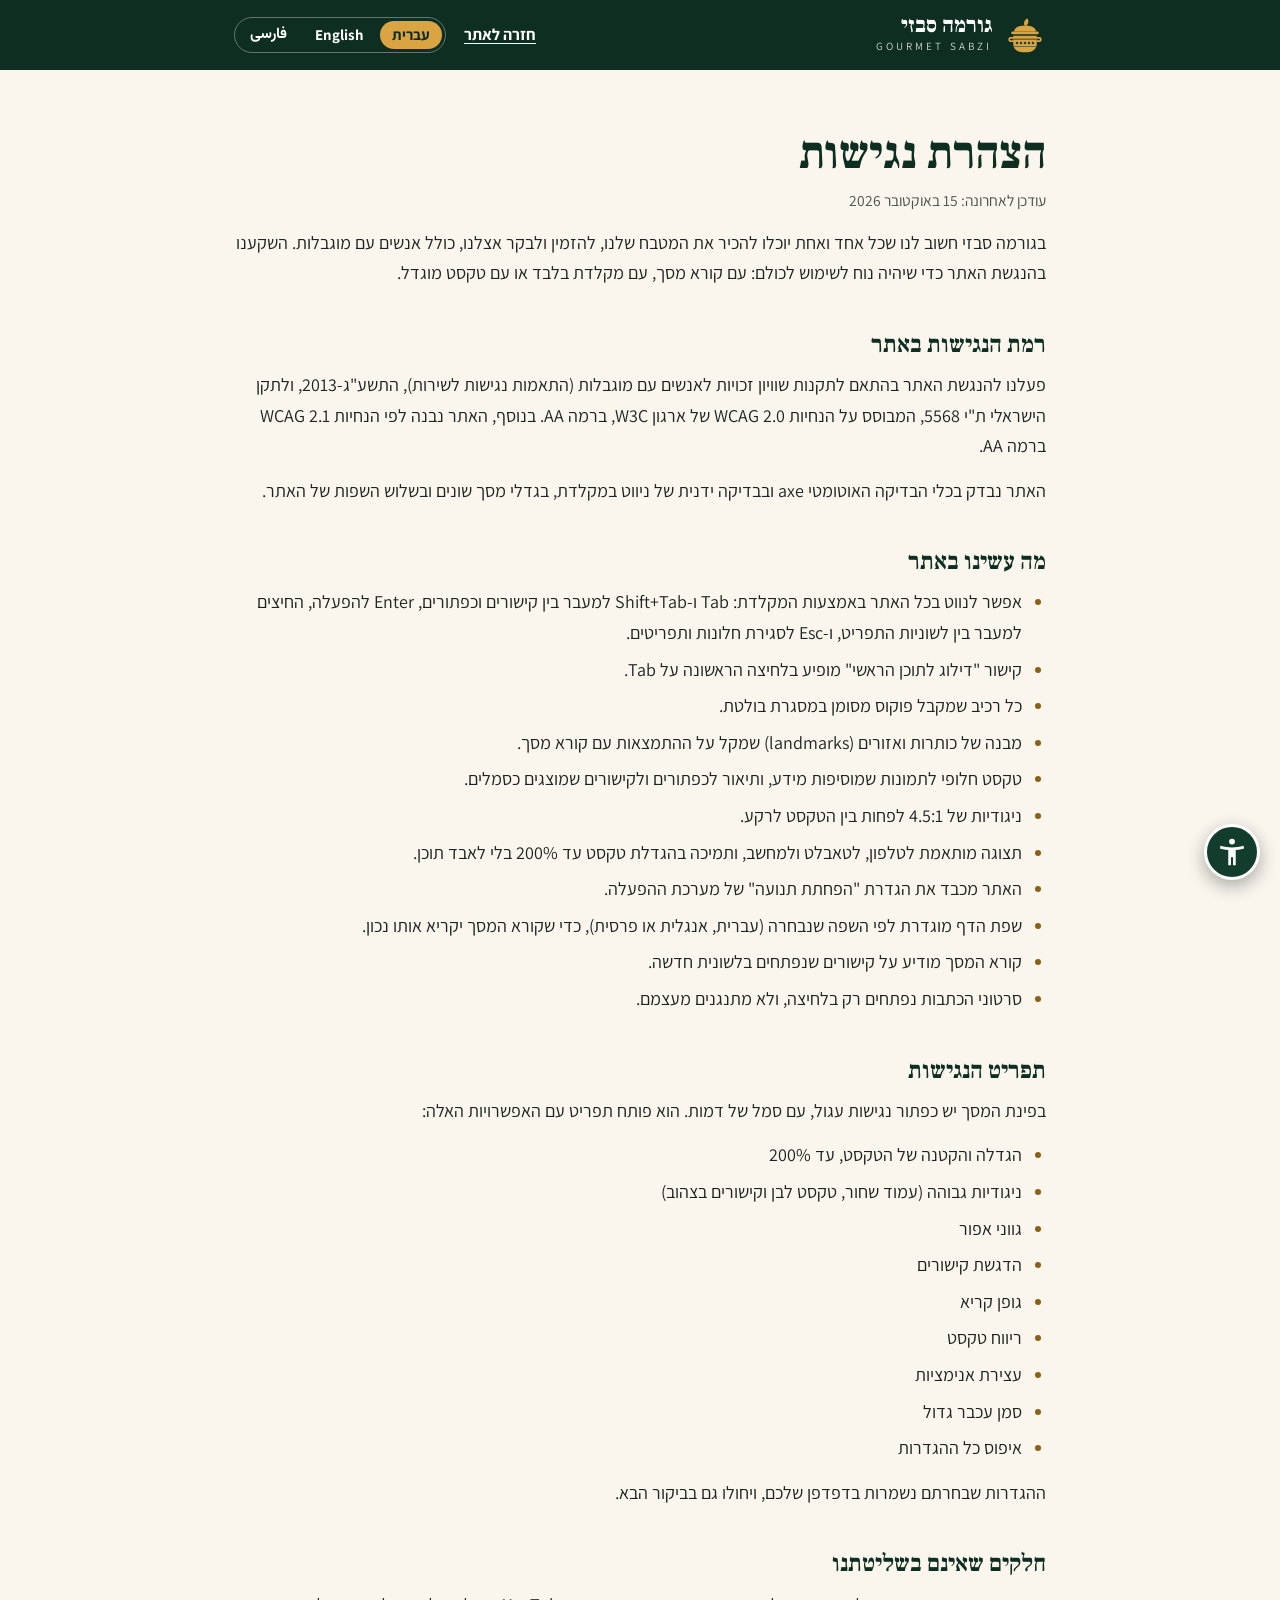
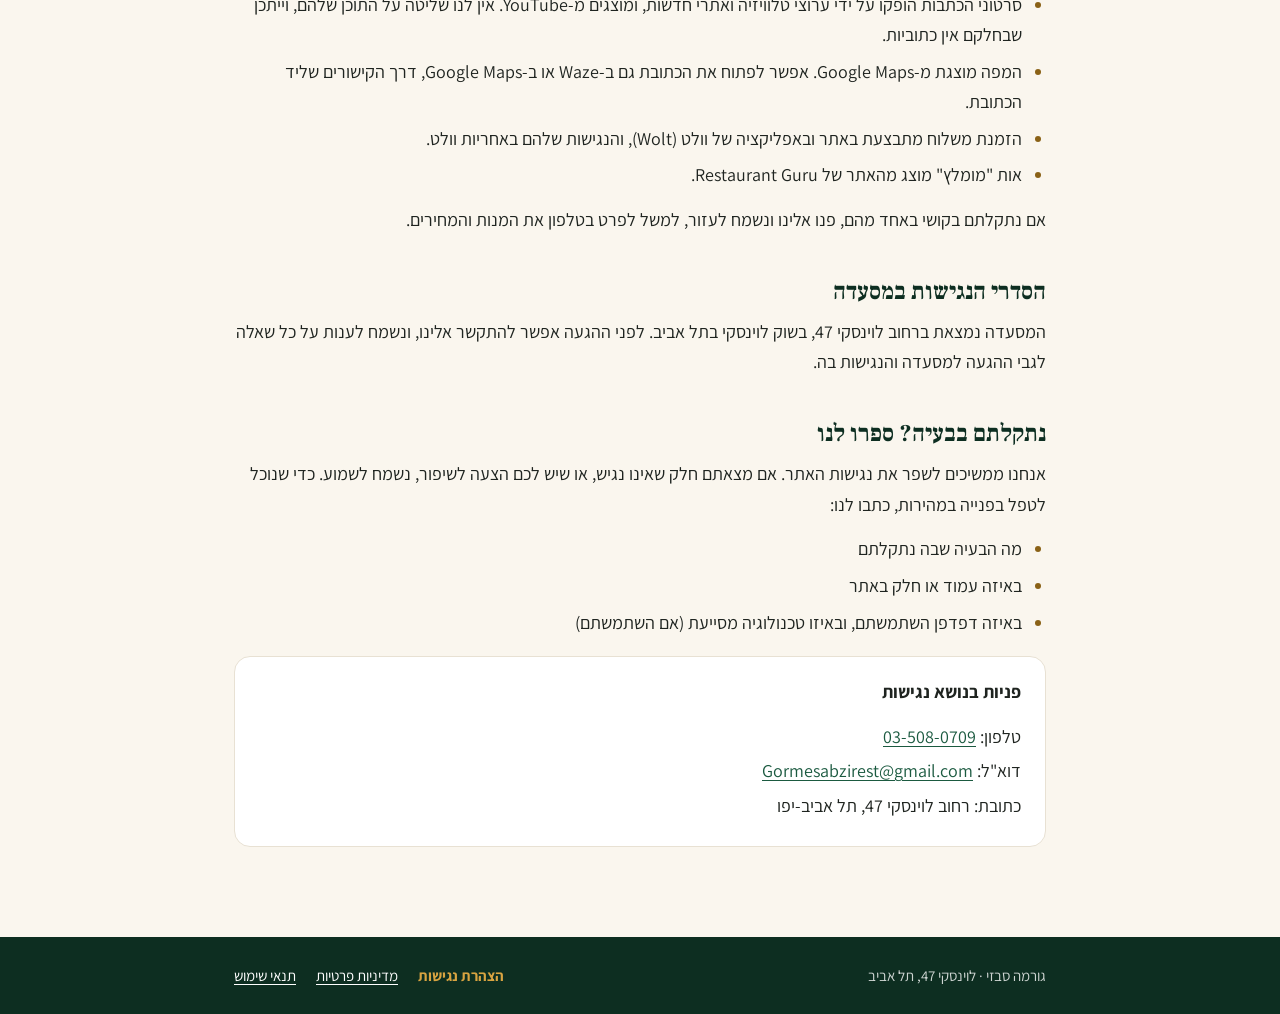
<file: accessibility.html>
<!doctype html>
<html lang="he" dir="rtl">
<head>
<meta charset="utf-8">
<meta name="viewport" content="width=device-width, initial-scale=1">
<script>
  // Switch language before the first paint (legal.js fills in the rest)
  (function () {
    try {
      var l = new URLSearchParams(location.search).get('lang') || localStorage.getItem('gs-lang');
      if (l === 'en' || l === 'fa') { document.documentElement.lang = l; document.documentElement.dir = l === 'en' ? 'ltr' : 'rtl'; }
    } catch (e) {}
  })();
</script>
<title>הצהרת נגישות | גורמה סבזי</title>
<meta name="description" content="הצהרת הנגישות של אתר גורמה סבזי: רמת הנגישות, ההתאמות שבוצעו, תפריט הנגישות ודרכי פנייה.">
<link rel="icon" href="brand/favicon-32.png" sizes="32x32">
<link rel="icon" href="brand/favicon.svg" type="image/svg+xml">
<link rel="apple-touch-icon" href="brand/apple-touch-icon.png">
<meta name="theme-color" content="#0d2e21">
<link rel="preconnect" href="https://fonts.googleapis.com">
<link rel="preconnect" href="https://fonts.gstatic.com" crossorigin>
<link href="https://fonts.googleapis.com/css2?family=Frank+Ruhl+Libre:wght@700;900&family=Assistant:wght@400;700&family=Vazirmatn:wght@400;700&display=swap" rel="stylesheet">
<link rel="stylesheet" href="legal.css">
<link rel="stylesheet" href="a11y.css">
<script src="a11y.js"></script>
</head>
<body data-page="accessibility">

<header class="lheader">
  <div class="wrap">
    <a class="logo" href="./" data-href="./" aria-label="גורמה סבזי – לדף הבית" data-t-label="home">
      <svg viewBox="0 0 100 100" aria-hidden="true" focusable="false">
        <path fill="#d9a441" d="M50 28.5C58.3 25.6 59.95 17.35 55.87 10.43C48.5 13.63 44.99 21.28 50 28.5Z"/>
        <path fill="#d9a441" d="M24 41.5C24 32.5 36 27.5 50 27.5C64 27.5 76 32.5 76 41.5Z"/>
        <path fill="#d9a441" d="M20.25 41.5H79.75A3.25 3.25 0 0 1 79.75 48H20.25A3.25 3.25 0 0 1 20.25 41.5Z"/>
        <path fill="#d9a441" fill-rule="evenodd" d="M22 52H78V71C78 83 69 91 57 91H43C31 91 22 83 22 71ZM23 59.2H77V60.8H23ZM24 77.2H76V78.8H24ZM31 65.5L34.4 69L31 72.5L27.6 69ZM40.5 65.5L43.9 69L40.5 72.5L37.1 69ZM50 65.5L53.4 69L50 72.5L46.6 69ZM59.5 65.5L62.9 69L59.5 72.5L56.1 69ZM69 65.5L72.4 69L69 72.5L65.6 69Z"/>
        <path fill="#d9a441" d="M22.5 55H15.5C8.7 55 8.7 66.5 15.5 66.5H22.5V62.5H15.5C13.9 62.5 13.9 59 15.5 59H22.5ZM77.5 55H84.5C91.3 55 91.3 66.5 84.5 66.5H77.5V62.5H84.5C86.1 62.5 86.1 59 84.5 59H77.5Z"/>
      </svg>
      <span><b>גורמה סבזי</b><small>GOURMET SABZI</small></span>
    </a>
    <div class="lheader-tools">
      <a class="back" href="./" data-href="./" data-t="back">חזרה לאתר</a>
      <div class="langs" role="group" aria-label="שפה" data-t-label="langs">
        <button type="button" data-lang="he" lang="he" aria-pressed="true">עברית</button>
        <button type="button" data-lang="en" lang="en" aria-pressed="false">English</button>
        <button type="button" data-lang="fa" lang="fa" aria-pressed="false">فارسی</button>
      </div>
    </div>
  </div>
</header>

<main>
  <div class="wrap">
    <article class="doc" lang="he" dir="rtl">
      <h1>הצהרת נגישות</h1>
      <p class="updated">עודכן לאחרונה: 15 באוקטובר 2026</p>
      <p>בגורמה סבזי חשוב לנו שכל אחד ואחת יוכלו להכיר את המטבח שלנו, להזמין ולבקר אצלנו, כולל אנשים עם מוגבלות. השקענו בהנגשת האתר כדי שיהיה נוח לשימוש לכולם: עם קורא מסך, עם מקלדת בלבד או עם טקסט מוגדל.</p>

      <h2>רמת הנגישות באתר</h2>
      <p>פעלנו להנגשת האתר בהתאם לתקנות שוויון זכויות לאנשים עם מוגבלות (התאמות נגישות לשירות), התשע"ג-2013, ולתקן הישראלי ת"י 5568, המבוסס על הנחיות WCAG 2.0 של ארגון W3C, ברמה AA. בנוסף, האתר נבנה לפי הנחיות WCAG 2.1 ברמה AA.</p>
      <p>האתר נבדק בכלי הבדיקה האוטומטי axe ובבדיקה ידנית של ניווט במקלדת, בגדלי מסך שונים ובשלוש השפות של האתר.</p>

      <h2>מה עשינו באתר</h2>
      <ul>
        <li>אפשר לנווט בכל האתר באמצעות המקלדת: Tab ו-Shift+Tab למעבר בין קישורים וכפתורים, Enter להפעלה, החיצים למעבר בין לשוניות התפריט, ו-Esc לסגירת חלונות ותפריטים.</li>
        <li>קישור "דילוג לתוכן הראשי" מופיע בלחיצה הראשונה על Tab.</li>
        <li>כל רכיב שמקבל פוקוס מסומן במסגרת בולטת.</li>
        <li>מבנה של כותרות ואזורים (landmarks) שמקל על ההתמצאות עם קורא מסך.</li>
        <li>טקסט חלופי לתמונות שמוסיפות מידע, ותיאור לכפתורים ולקישורים שמוצגים כסמלים.</li>
        <li>ניגודיות של 4.5:1 לפחות בין הטקסט לרקע.</li>
        <li>תצוגה מותאמת לטלפון, לטאבלט ולמחשב, ותמיכה בהגדלת טקסט עד 200% בלי לאבד תוכן.</li>
        <li>האתר מכבד את הגדרת "הפחתת תנועה" של מערכת ההפעלה.</li>
        <li>שפת הדף מוגדרת לפי השפה שנבחרה (עברית, אנגלית או פרסית), כדי שקורא המסך יקריא אותו נכון.</li>
        <li>קורא המסך מודיע על קישורים שנפתחים בלשונית חדשה.</li>
        <li>סרטוני הכתבות נפתחים רק בלחיצה, ולא מתנגנים מעצמם.</li>
      </ul>

      <h2>תפריט הנגישות</h2>
      <p>בפינת המסך יש כפתור נגישות עגול, עם סמל של דמות. הוא פותח תפריט עם האפשרויות האלה:</p>
      <ul>
        <li>הגדלה והקטנה של הטקסט, עד 200%</li>
        <li>ניגודיות גבוהה (עמוד שחור, טקסט לבן וקישורים בצהוב)</li>
        <li>גווני אפור</li>
        <li>הדגשת קישורים</li>
        <li>גופן קריא</li>
        <li>ריווח טקסט</li>
        <li>עצירת אנימציות</li>
        <li>סמן עכבר גדול</li>
        <li>איפוס כל ההגדרות</li>
      </ul>
      <p>ההגדרות שבחרתם נשמרות בדפדפן שלכם, ויחולו גם בביקור הבא.</p>

      <h2>חלקים שאינם בשליטתנו</h2>
      <ul>
        <li>סרטוני הכתבות הופקו על ידי ערוצי טלוויזיה ואתרי חדשות, ומוצגים מ-YouTube. אין לנו שליטה על התוכן שלהם, וייתכן שבחלקם אין כתוביות.</li>
        <li>המפה מוצגת מ-Google Maps. אפשר לפתוח את הכתובת גם ב-Waze או ב-Google Maps, דרך הקישורים שליד הכתובת.</li>
        <li>הזמנת משלוח מתבצעת באתר ובאפליקציה של וולט (Wolt), והנגישות שלהם באחריות וולט.</li>
        <li>אות "מומלץ" מוצג מהאתר של Restaurant Guru.</li>
      </ul>
      <p>אם נתקלתם בקושי באחד מהם, פנו אלינו ונשמח לעזור, למשל לפרט בטלפון את המנות והמחירים.</p>

      <h2>הסדרי הנגישות במסעדה</h2>
      <p>המסעדה נמצאת ברחוב לוינסקי 47, בשוק לוינסקי בתל אביב. לפני ההגעה אפשר להתקשר אלינו, ונשמח לענות על כל שאלה לגבי ההגעה למסעדה והנגישות בה.</p>

      <h2>נתקלתם בבעיה? ספרו לנו</h2>
      <p>אנחנו ממשיכים לשפר את נגישות האתר. אם מצאתם חלק שאינו נגיש, או שיש לכם הצעה לשיפור, נשמח לשמוע. כדי שנוכל לטפל בפנייה במהירות, כתבו לנו:</p>
      <ul>
        <li>מה הבעיה שבה נתקלתם</li>
        <li>באיזה עמוד או חלק באתר</li>
        <li>באיזה דפדפן השתמשתם, ובאיזו טכנולוגיה מסייעת (אם השתמשתם)</li>
      </ul>
      <div class="card">
        <p><b>פניות בנושא נגישות</b></p>
        <ul class="contact">
          <li>טלפון: <a href="tel:+97235080709" dir="ltr">03-508-0709</a></li>
          <li>דוא"ל: <a href="mailto:Gormesabzirest@gmail.com">Gormesabzirest@gmail.com</a></li>
          <li>כתובת: רחוב לוינסקי 47, תל אביב-יפו</li>
        </ul>
      </div>
    </article>

    <article class="doc" lang="en" dir="ltr">
      <h1>Accessibility Statement</h1>
      <p class="updated">Last updated: October 15, 2026</p>
      <p>At Gourmet Sabzi, we want everyone to be able to discover our food, order and visit us, including people with disabilities. We've worked to make this website comfortable for everyone to use: with a screen reader, with a keyboard only, or with enlarged text.</p>

      <h2>Accessibility level</h2>
      <p>We've made this website accessible in line with Israel's Equal Rights for Persons with Disabilities (Service Accessibility Adjustments) Regulations, 2013, and Israeli Standard IS 5568, which is based on the W3C's WCAG 2.0 guidelines, at level AA. The site was also built to the WCAG 2.1 level AA guidelines.</p>
      <p>The site was checked with the axe automated testing tool and by hand for keyboard navigation, at different screen sizes and in all three of its languages.</p>

      <h2>What we've done</h2>
      <ul>
        <li>You can use the whole site with a keyboard: Tab and Shift+Tab move between links and buttons, Enter activates them, the arrow keys move between the menu tabs, and Esc closes windows and menus.</li>
        <li>A "Skip to main content" link appears the first time you press Tab.</li>
        <li>Whatever has keyboard focus is marked with a clear outline.</li>
        <li>Headings and page regions (landmarks) make it easy to find your way with a screen reader.</li>
        <li>Images that carry information have text alternatives, and buttons and links shown as icons have labels.</li>
        <li>Text has a contrast ratio of at least 4.5:1 against its background.</li>
        <li>The layout adapts to phones, tablets and computers, and text can be enlarged to 200% without losing content.</li>
        <li>The site respects your system's "reduce motion" setting.</li>
        <li>The page language is set to the language you choose (Hebrew, English or Farsi), so screen readers pronounce it correctly.</li>
        <li>Screen readers announce links that open in a new tab.</li>
        <li>News videos open only when you click them and never play on their own.</li>
      </ul>

      <h2>The accessibility menu</h2>
      <p>The round accessibility button in the corner of the screen, with a figure icon, opens a menu with these options:</p>
      <ul>
        <li>Make text larger or smaller, up to 200%</li>
        <li>High contrast (black page, white text and yellow links)</li>
        <li>Grayscale</li>
        <li>Highlight links</li>
        <li>Readable font</li>
        <li>Text spacing</li>
        <li>Stop animations</li>
        <li>Large mouse cursor</li>
        <li>Reset all settings</li>
      </ul>
      <p>Your choices are saved in your browser and apply on your next visit too.</p>

      <h2>Parts outside our control</h2>
      <ul>
        <li>The news videos were produced by TV channels and news sites and play from YouTube. We don't control their content, and some may not have captions.</li>
        <li>The map is shown from Google Maps. You can also open the address in Waze or Google Maps using the links next to the address.</li>
        <li>Delivery orders are placed on the Wolt website and app, whose accessibility is Wolt's responsibility.</li>
        <li>The "Recommended" badge is shown from the Restaurant Guru website.</li>
      </ul>
      <p>If any of these gives you trouble, contact us and we'll be glad to help, for example by going over the dishes and prices with you by phone.</p>

      <h2>Accessibility at the restaurant</h2>
      <p>The restaurant is at 47 Levinski St, in Levinski Market, Tel Aviv. Feel free to call us before you come, and we'll gladly answer any questions about getting here and accessibility on site.</p>

      <h2>Found a problem? Let us know</h2>
      <p>We keep improving the site's accessibility. If you find something that isn't accessible, or have a suggestion, we'd like to hear it. To help us fix it quickly, please tell us:</p>
      <ul>
        <li>What the problem was</li>
        <li>Which page or part of the site</li>
        <li>Which browser you used, and which assistive technology (if any)</li>
      </ul>
      <div class="card">
        <p><b>Accessibility contact</b></p>
        <ul class="contact">
          <li>Phone: <a href="tel:+97235080709" dir="ltr">03-508-0709</a></li>
          <li>Email: <a href="mailto:Gormesabzirest@gmail.com">Gormesabzirest@gmail.com</a></li>
          <li>Address: 47 Levinski St, Tel Aviv-Yafo</li>
        </ul>
      </div>
    </article>

    <article class="doc" lang="fa" dir="rtl">
      <h1>بیانیهٔ دسترسی‌پذیری</h1>
      <p class="updated">آخرین به‌روزرسانی: ۱۵ اکتبر ۲۰۲۶</p>
      <p>در گورمه سبزی برای ما مهم است که همه، از جمله افراد دارای معلولیت، بتوانند با آشپزی ما آشنا شوند، سفارش بدهند و به ما سر بزنند. تلاش کرده‌ایم استفاده از این سایت برای همه راحت باشد: با صفحه‌خوان، فقط با صفحه‌کلید یا با متن بزرگ‌شده.</p>

      <h2>سطح دسترسی‌پذیری سایت</h2>
      <p>این سایت را مطابق با آیین‌نامهٔ برابری حقوق افراد دارای معلولیت (تطبیق‌های دسترسی‌پذیری در خدمات) مصوب ۲۰۱۳ اسرائیل و استاندارد اسرائیلی IS 5568، که بر پایهٔ رهنمودهای WCAG 2.0 کنسرسیوم W3C است، در سطح AA دسترسی‌پذیر کرده‌ایم. سایت همچنین بر اساس رهنمودهای WCAG 2.1 در سطح AA ساخته شده است.</p>
      <p>سایت با ابزار خودکار axe و به‌صورت دستی برای پیمایش با صفحه‌کلید، در اندازه‌های مختلف صفحه و به هر سه زبان سایت بررسی شده است.</p>

      <h2>کارهایی که انجام داده‌ایم</h2>
      <ul>
        <li>می‌توانید کل سایت را با صفحه‌کلید پیمایش کنید: Tab و Shift+Tab برای رفتن بین پیوندها و دکمه‌ها، Enter برای فعال کردن، کلیدهای جهت‌نما برای رفتن بین زبانه‌های منو، و Esc برای بستن پنجره‌ها و منوها.</li>
        <li>پیوند «رفتن به محتوای اصلی» با اولین فشار دادن Tab ظاهر می‌شود.</li>
        <li>هر بخشی که فوکوس صفحه‌کلید را دارد با کادری واضح مشخص می‌شود.</li>
        <li>ساختار سرتیترها و بخش‌های صفحه (landmarks) جهت‌یابی با صفحه‌خوان را آسان می‌کند.</li>
        <li>تصاویری که اطلاعات می‌دهند متن جایگزین دارند، و دکمه‌ها و پیوندهایی که فقط نماد دارند، برچسب دارند.</li>
        <li>کنتراست متن با پس‌زمینه دست‌کم ۴٫۵ به ۱ است.</li>
        <li>نمایش سایت برای تلفن، تبلت و رایانه مناسب است و می‌توان متن را تا ۲۰۰٪ بزرگ کرد، بدون اینکه محتوایی از دست برود.</li>
        <li>سایت به تنظیم «کاهش حرکت» سیستم‌عامل شما احترام می‌گذارد.</li>
        <li>زبان صفحه بر اساس زبانی که انتخاب می‌کنید (عبری، انگلیسی یا فارسی) تنظیم می‌شود تا صفحه‌خوان آن را درست بخواند.</li>
        <li>صفحه‌خوان پیوندهایی را که در زبانهٔ جدید باز می‌شوند اعلام می‌کند.</li>
        <li>ویدیوهای گزارش‌ها فقط با کلیک باز می‌شوند و خودبه‌خود پخش نمی‌شوند.</li>
      </ul>

      <h2>منوی دسترسی‌پذیری</h2>
      <p>دکمهٔ گرد دسترسی‌پذیری در گوشهٔ صفحه، با نماد یک آدمک، منویی با این گزینه‌ها باز می‌کند:</p>
      <ul>
        <li>بزرگ و کوچک کردن متن، تا ۲۰۰٪</li>
        <li>کنتراست بالا (صفحهٔ سیاه، متن سفید و پیوندهای زرد)</li>
        <li>حالت خاکستری</li>
        <li>برجسته کردن پیوندها</li>
        <li>قلم خوانا</li>
        <li>فاصله‌گذاری متن</li>
        <li>توقف انیمیشن‌ها</li>
        <li>نشانگر بزرگ ماوس</li>
        <li>بازنشانی همهٔ تنظیمات</li>
      </ul>
      <p>تنظیماتی که انتخاب می‌کنید در مرورگر شما ذخیره می‌شود و در بازدید بعدی هم اعمال می‌شود.</p>

      <h2>بخش‌هایی که در اختیار ما نیست</h2>
      <ul>
        <li>ویدیوهای گزارش‌ها را شبکه‌های تلویزیونی و سایت‌های خبری تهیه کرده‌اند و از YouTube پخش می‌شوند. ما کنترلی بر محتوای آن‌ها نداریم و ممکن است برخی زیرنویس نداشته باشند.</li>
        <li>نقشه از Google Maps نمایش داده می‌شود. می‌توانید نشانی را با پیوندهای Waze یا Google Maps کنار نشانی هم باز کنید.</li>
        <li>سفارش ارسال در سایت و اپلیکیشن وولت (Wolt) ثبت می‌شود و دسترسی‌پذیری آن‌ها بر عهدهٔ وولت است.</li>
        <li>نشان «توصیه‌شده» از سایت Restaurant Guru نمایش داده می‌شود.</li>
      </ul>
      <p>اگر در هر یک از این بخش‌ها به مشکل برخوردید، با ما تماس بگیرید تا با کمال میل کمکتان کنیم؛ برای نمونه، غذاها و قیمت‌ها را تلفنی برایتان توضیح می‌دهیم.</p>

      <h2>دسترسی‌پذیری در رستوران</h2>
      <p>رستوران در خیابان لوینسکی ۴۷، در بازار لوینسکی تل‌آویو است. پیش از آمدن می‌توانید با ما تماس بگیرید؛ با کمال میل به پرسش‌هایتان دربارهٔ رسیدن به رستوران و دسترسی‌پذیری آن پاسخ می‌دهیم.</p>

      <h2>به مشکلی برخوردید؟ به ما بگویید</h2>
      <p>ما همچنان دسترسی‌پذیری سایت را بهتر می‌کنیم. اگر بخشی را پیدا کردید که دسترسی‌پذیر نیست، یا پیشنهادی دارید، خوشحال می‌شویم بشنویم. برای اینکه سریع رسیدگی کنیم، لطفاً بنویسید:</p>
      <ul>
        <li>به چه مشکلی برخوردید</li>
        <li>در کدام صفحه یا بخش سایت</li>
        <li>از کدام مرورگر و کدام فناوری کمکی (اگر استفاده می‌کنید) استفاده کردید</li>
      </ul>
      <div class="card">
        <p><b>تماس دربارهٔ دسترسی‌پذیری</b></p>
        <ul class="contact">
          <li>تلفن: <a href="tel:+97235080709" dir="ltr">۰۳-۵۰۸-۰۷۰۹</a></li>
          <li>ایمیل: <a href="mailto:Gormesabzirest@gmail.com">Gormesabzirest@gmail.com</a></li>
          <li>نشانی: خیابان لوینسکی ۴۷، تل‌آویو-یافا</li>
        </ul>
      </div>
    </article>
  </div>
</main>

<footer class="lfooter">
  <div class="wrap">
    <span data-t="addr">גורמה סבזי · לוינסקי 47, תל אביב</span>
    <nav aria-label="מידע משפטי" data-t-label="legalNav">
      <a href="accessibility.html" data-href="accessibility.html" data-t="access" aria-current="page">הצהרת נגישות</a>
      <a href="privacy.html" data-href="privacy.html" data-t="privacy">מדיניות פרטיות</a>
      <a href="terms.html" data-href="terms.html" data-t="terms">תנאי שימוש</a>
    </nav>
  </div>
</footer>

<script src="legal.js"></script>
</body>
</html>
</file>
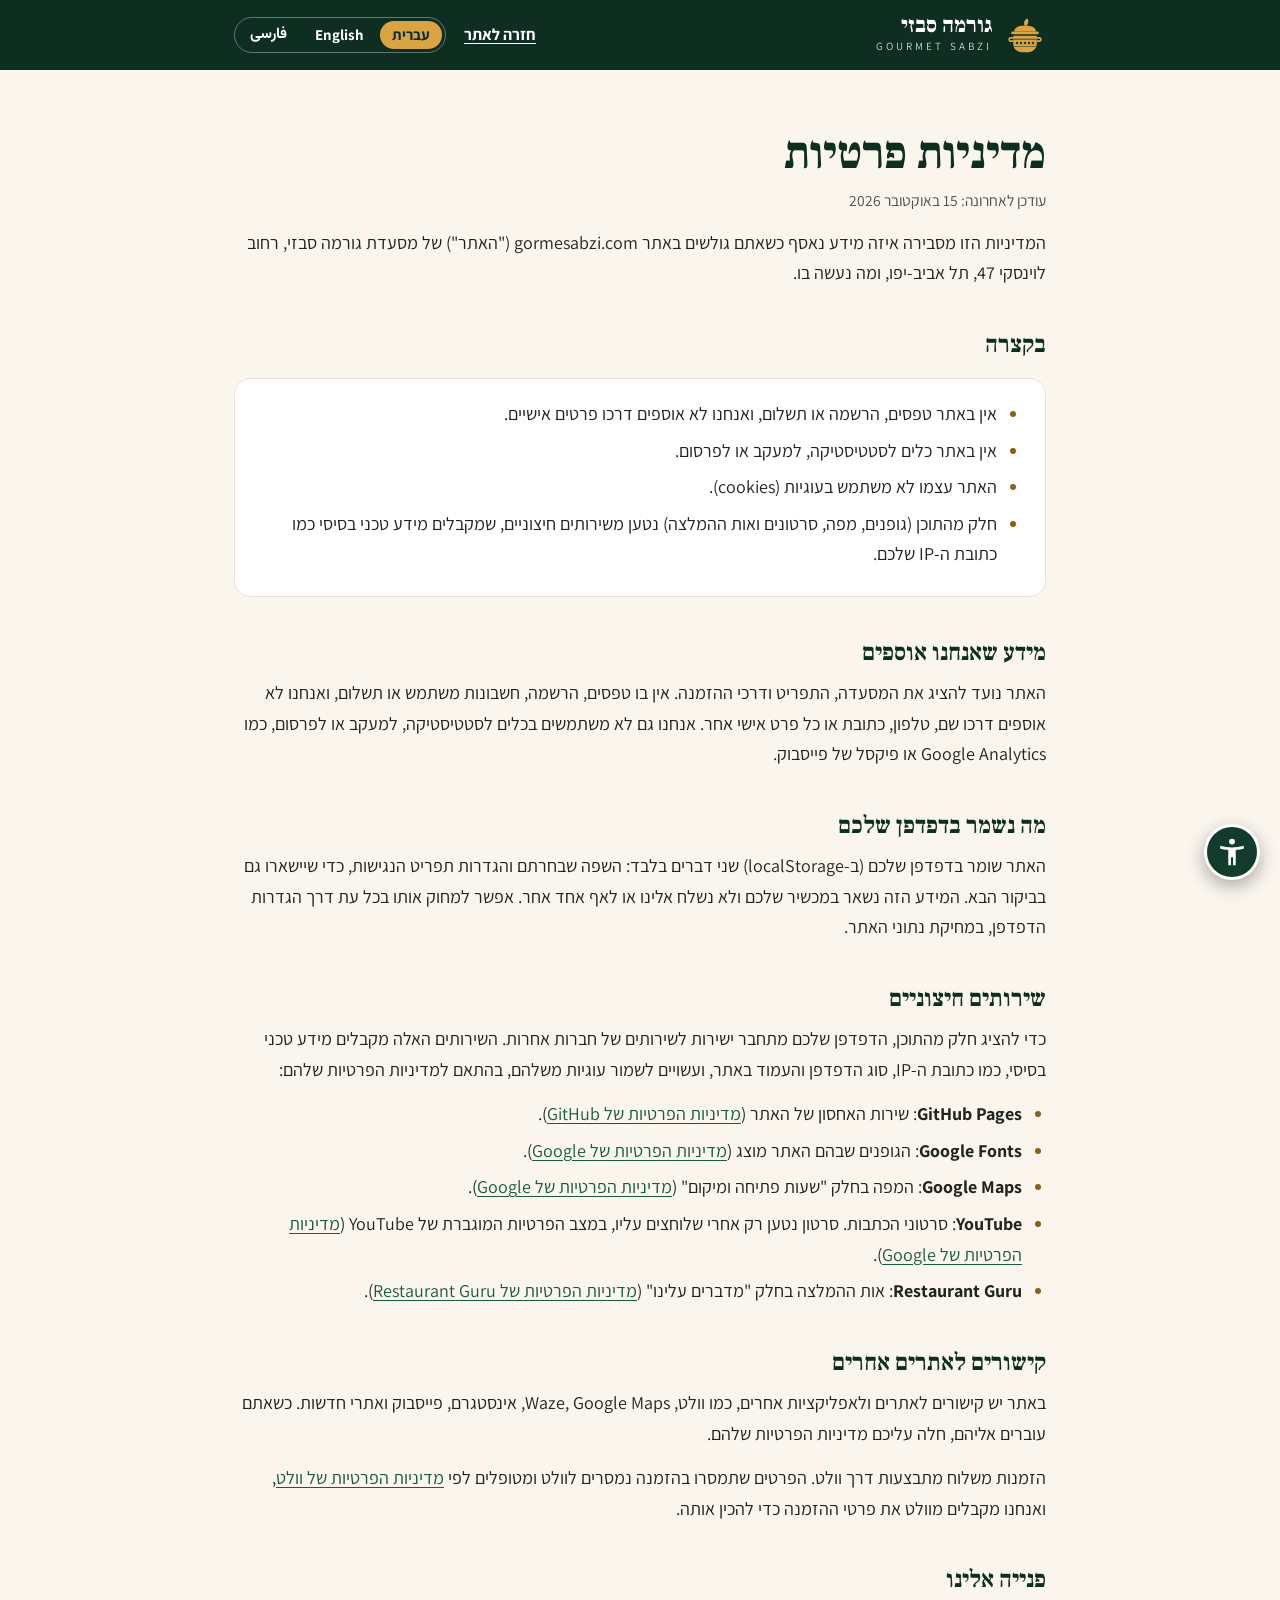
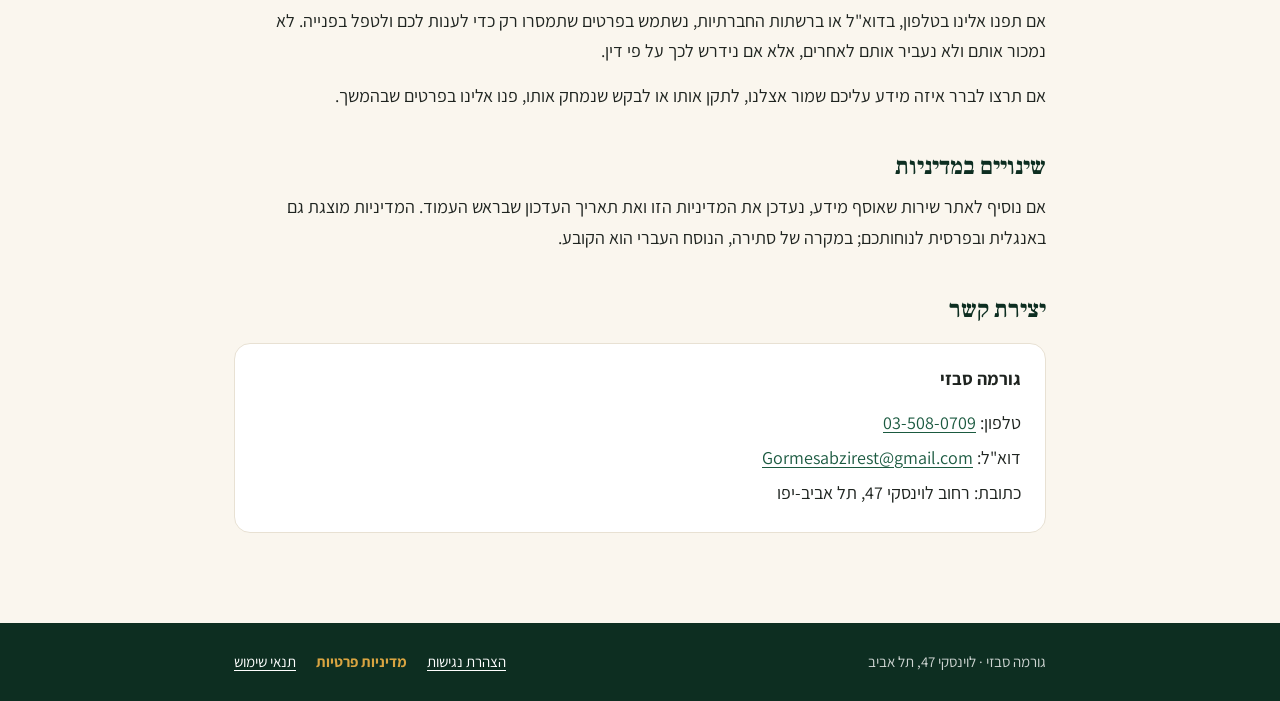
<file: privacy.html>
<!doctype html>
<html lang="he" dir="rtl">
<head>
<meta charset="utf-8">
<meta name="viewport" content="width=device-width, initial-scale=1">
<script>
  // Switch language before the first paint (legal.js fills in the rest)
  (function () {
    try {
      var l = new URLSearchParams(location.search).get('lang') || localStorage.getItem('gs-lang');
      if (l === 'en' || l === 'fa') { document.documentElement.lang = l; document.documentElement.dir = l === 'en' ? 'ltr' : 'rtl'; }
    } catch (e) {}
  })();
</script>
<title>מדיניות פרטיות | גורמה סבזי</title>
<meta name="description" content="מדיניות הפרטיות של אתר גורמה סבזי: איזה מידע נאסף, מה נשמר בדפדפן ואילו שירותים חיצוניים בשימוש.">
<link rel="icon" href="brand/favicon-32.png" sizes="32x32">
<link rel="icon" href="brand/favicon.svg" type="image/svg+xml">
<link rel="apple-touch-icon" href="brand/apple-touch-icon.png">
<meta name="theme-color" content="#0d2e21">
<link rel="preconnect" href="https://fonts.googleapis.com">
<link rel="preconnect" href="https://fonts.gstatic.com" crossorigin>
<link href="https://fonts.googleapis.com/css2?family=Frank+Ruhl+Libre:wght@700;900&family=Assistant:wght@400;700&family=Vazirmatn:wght@400;700&display=swap" rel="stylesheet">
<link rel="stylesheet" href="legal.css">
<link rel="stylesheet" href="a11y.css">
<script src="a11y.js"></script>
</head>
<body data-page="privacy">

<header class="lheader">
  <div class="wrap">
    <a class="logo" href="./" data-href="./" aria-label="גורמה סבזי – לדף הבית" data-t-label="home">
      <svg viewBox="0 0 100 100" aria-hidden="true" focusable="false">
        <path fill="#d9a441" d="M50 28.5C58.3 25.6 59.95 17.35 55.87 10.43C48.5 13.63 44.99 21.28 50 28.5Z"/>
        <path fill="#d9a441" d="M24 41.5C24 32.5 36 27.5 50 27.5C64 27.5 76 32.5 76 41.5Z"/>
        <path fill="#d9a441" d="M20.25 41.5H79.75A3.25 3.25 0 0 1 79.75 48H20.25A3.25 3.25 0 0 1 20.25 41.5Z"/>
        <path fill="#d9a441" fill-rule="evenodd" d="M22 52H78V71C78 83 69 91 57 91H43C31 91 22 83 22 71ZM23 59.2H77V60.8H23ZM24 77.2H76V78.8H24ZM31 65.5L34.4 69L31 72.5L27.6 69ZM40.5 65.5L43.9 69L40.5 72.5L37.1 69ZM50 65.5L53.4 69L50 72.5L46.6 69ZM59.5 65.5L62.9 69L59.5 72.5L56.1 69ZM69 65.5L72.4 69L69 72.5L65.6 69Z"/>
        <path fill="#d9a441" d="M22.5 55H15.5C8.7 55 8.7 66.5 15.5 66.5H22.5V62.5H15.5C13.9 62.5 13.9 59 15.5 59H22.5ZM77.5 55H84.5C91.3 55 91.3 66.5 84.5 66.5H77.5V62.5H84.5C86.1 62.5 86.1 59 84.5 59H77.5Z"/>
      </svg>
      <span><b>גורמה סבזי</b><small>GOURMET SABZI</small></span>
    </a>
    <div class="lheader-tools">
      <a class="back" href="./" data-href="./" data-t="back">חזרה לאתר</a>
      <div class="langs" role="group" aria-label="שפה" data-t-label="langs">
        <button type="button" data-lang="he" lang="he" aria-pressed="true">עברית</button>
        <button type="button" data-lang="en" lang="en" aria-pressed="false">English</button>
        <button type="button" data-lang="fa" lang="fa" aria-pressed="false">فارسی</button>
      </div>
    </div>
  </div>
</header>

<main>
  <div class="wrap">
    <article class="doc" lang="he" dir="rtl">
      <h1>מדיניות פרטיות</h1>
      <p class="updated">עודכן לאחרונה: 15 באוקטובר 2026</p>
      <p>המדיניות הזו מסבירה איזה מידע נאסף כשאתם גולשים באתר gormesabzi.com ("האתר") של מסעדת גורמה סבזי, רחוב לוינסקי 47, תל אביב-יפו, ומה נעשה בו.</p>

      <h2>בקצרה</h2>
      <div class="card">
        <ul>
          <li>אין באתר טפסים, הרשמה או תשלום, ואנחנו לא אוספים דרכו פרטים אישיים.</li>
          <li>אין באתר כלים לסטטיסטיקה, למעקב או לפרסום.</li>
          <li>האתר עצמו לא משתמש בעוגיות (cookies).</li>
          <li>חלק מהתוכן (גופנים, מפה, סרטונים ואות ההמלצה) נטען משירותים חיצוניים, שמקבלים מידע טכני בסיסי כמו כתובת ה-IP שלכם.</li>
        </ul>
      </div>

      <h2>מידע שאנחנו אוספים</h2>
      <p>האתר נועד להציג את המסעדה, התפריט ודרכי ההזמנה. אין בו טפסים, הרשמה, חשבונות משתמש או תשלום, ואנחנו לא אוספים דרכו שם, טלפון, כתובת או כל פרט אישי אחר. אנחנו גם לא משתמשים בכלים לסטטיסטיקה, למעקב או לפרסום, כמו Google Analytics או פיקסל של פייסבוק.</p>

      <h2>מה נשמר בדפדפן שלכם</h2>
      <p>האתר שומר בדפדפן שלכם (ב-localStorage) שני דברים בלבד: השפה שבחרתם והגדרות תפריט הנגישות, כדי שיישארו גם בביקור הבא. המידע הזה נשאר במכשיר שלכם ולא נשלח אלינו או לאף אחד אחר. אפשר למחוק אותו בכל עת דרך הגדרות הדפדפן, במחיקת נתוני האתר.</p>

      <h2>שירותים חיצוניים</h2>
      <p>כדי להציג חלק מהתוכן, הדפדפן שלכם מתחבר ישירות לשירותים של חברות אחרות. השירותים האלה מקבלים מידע טכני בסיסי, כמו כתובת ה-IP, סוג הדפדפן והעמוד באתר, ועשויים לשמור עוגיות משלהם, בהתאם למדיניות הפרטיות שלהם:</p>
      <ul>
        <li><b>GitHub Pages</b>: שירות האחסון של האתר (<a href="https://docs.github.com/en/site-policy/privacy-policies/github-general-privacy-statement" target="_blank" rel="noopener">מדיניות הפרטיות של GitHub</a>).</li>
        <li><b>Google Fonts</b>: הגופנים שבהם האתר מוצג (<a href="https://policies.google.com/privacy" target="_blank" rel="noopener">מדיניות הפרטיות של Google</a>).</li>
        <li><b>Google Maps</b>: המפה בחלק "שעות פתיחה ומיקום" (<a href="https://policies.google.com/privacy" target="_blank" rel="noopener">מדיניות הפרטיות של Google</a>).</li>
        <li><b>YouTube</b>: סרטוני הכתבות. סרטון נטען רק אחרי שלוחצים עליו, במצב הפרטיות המוגברת של YouTube (<a href="https://policies.google.com/privacy" target="_blank" rel="noopener">מדיניות הפרטיות של Google</a>).</li>
        <li><b>Restaurant Guru</b>: אות ההמלצה בחלק "מדברים עלינו" (<a href="https://restaurantguru.com/privacy_policy" target="_blank" rel="noopener">מדיניות הפרטיות של Restaurant Guru</a>).</li>
      </ul>

      <h2>קישורים לאתרים אחרים</h2>
      <p>באתר יש קישורים לאתרים ולאפליקציות אחרים, כמו וולט, Waze, Google Maps, אינסטגרם, פייסבוק ואתרי חדשות. כשאתם עוברים אליהם, חלה עליכם מדיניות הפרטיות שלהם.</p>
      <p>הזמנות משלוח מתבצעות דרך וולט. הפרטים שתמסרו בהזמנה נמסרים לוולט ומטופלים לפי <a href="https://explore.wolt.com/he/isr/privacy" target="_blank" rel="noopener">מדיניות הפרטיות של וולט</a>, ואנחנו מקבלים מוולט את פרטי ההזמנה כדי להכין אותה.</p>

      <h2>פנייה אלינו</h2>
      <p>אם תפנו אלינו בטלפון, בדוא"ל או ברשתות החברתיות, נשתמש בפרטים שתמסרו רק כדי לענות לכם ולטפל בפנייה. לא נמכור אותם ולא נעביר אותם לאחרים, אלא אם נידרש לכך על פי דין.</p>
      <p>אם תרצו לברר איזה מידע עליכם שמור אצלנו, לתקן אותו או לבקש שנמחק אותו, פנו אלינו בפרטים שבהמשך.</p>

      <h2>שינויים במדיניות</h2>
      <p>אם נוסיף לאתר שירות שאוסף מידע, נעדכן את המדיניות הזו ואת תאריך העדכון שבראש העמוד. המדיניות מוצגת גם באנגלית ובפרסית לנוחותכם; במקרה של סתירה, הנוסח העברי הוא הקובע.</p>

      <h2>יצירת קשר</h2>
      <div class="card">
        <p><b>גורמה סבזי</b></p>
        <ul class="contact">
          <li>טלפון: <a href="tel:+97235080709" dir="ltr">03-508-0709</a></li>
          <li>דוא"ל: <a href="mailto:Gormesabzirest@gmail.com">Gormesabzirest@gmail.com</a></li>
          <li>כתובת: רחוב לוינסקי 47, תל אביב-יפו</li>
        </ul>
      </div>
    </article>

    <article class="doc" lang="en" dir="ltr">
      <h1>Privacy Policy</h1>
      <p class="updated">Last updated: October 15, 2026</p>
      <p>This policy explains what information is collected when you browse gormesabzi.com (the "site"), the website of Gourmet Sabzi restaurant, 47 Levinski St, Tel Aviv-Yafo, and what happens to it.</p>

      <h2>In short</h2>
      <div class="card">
        <ul>
          <li>The site has no forms, sign-up or payments, and we don't collect personal details through it.</li>
          <li>The site has no analytics, tracking or advertising tools.</li>
          <li>The site itself doesn't use cookies.</li>
          <li>Some content (fonts, the map, videos and the award badge) loads from outside services, which receive basic technical information such as your IP address.</li>
        </ul>
      </div>

      <h2>Information we collect</h2>
      <p>The site presents the restaurant, the menu and how to order. It has no forms, sign-up, user accounts or payments, and we don't collect your name, phone number, address or any other personal details through it. We also don't use analytics, tracking or advertising tools such as Google Analytics or the Facebook pixel.</p>

      <h2>What's stored in your browser</h2>
      <p>The site stores just two things in your browser (in localStorage): the language you chose and your accessibility menu settings, so they stay the same on your next visit. This information stays on your device and isn't sent to us or anyone else. You can delete it at any time by clearing this site's data in your browser settings.</p>

      <h2>Outside services</h2>
      <p>To show some of the content, your browser connects directly to services run by other companies. These services receive basic technical information, such as your IP address, browser type and the page you're on, and may set their own cookies, under their own privacy policies:</p>
      <ul>
        <li><b>GitHub Pages</b>: hosts the site (<a href="https://docs.github.com/en/site-policy/privacy-policies/github-general-privacy-statement" target="_blank" rel="noopener">GitHub's privacy statement</a>).</li>
        <li><b>Google Fonts</b>: the fonts the site uses (<a href="https://policies.google.com/privacy" target="_blank" rel="noopener">Google's privacy policy</a>).</li>
        <li><b>Google Maps</b>: the map in the "Hours & Location" section (<a href="https://policies.google.com/privacy" target="_blank" rel="noopener">Google's privacy policy</a>).</li>
        <li><b>YouTube</b>: the news videos. A video loads only after you click it, in YouTube's privacy-enhanced mode (<a href="https://policies.google.com/privacy" target="_blank" rel="noopener">Google's privacy policy</a>).</li>
        <li><b>Restaurant Guru</b>: the award badge in the press section (<a href="https://restaurantguru.com/privacy_policy" target="_blank" rel="noopener">Restaurant Guru's privacy policy</a>).</li>
      </ul>

      <h2>Links to other sites</h2>
      <p>The site links to other websites and apps, such as Wolt, Waze, Google Maps, Instagram, Facebook and news sites. Once you go to them, their privacy policies apply.</p>
      <p>Delivery orders are placed through Wolt. The details you give when ordering go to Wolt and are handled under <a href="https://explore.wolt.com/en/isr/privacy" target="_blank" rel="noopener">Wolt's privacy policy</a>, and we receive the order details from Wolt so we can prepare it.</p>

      <h2>Contacting us</h2>
      <p>If you contact us by phone, email or social media, we use the details you give us only to reply and handle your request. We won't sell them or pass them on to others unless the law requires it.</p>
      <p>To find out what information we hold about you, correct it or ask us to delete it, contact us using the details below.</p>

      <h2>Changes to this policy</h2>
      <p>If we add a service to the site that collects information, we'll update this policy and the date at the top of this page. This policy is also offered in English and Farsi for convenience; if the versions differ, the Hebrew version prevails.</p>

      <h2>Contact</h2>
      <div class="card">
        <p><b>Gourmet Sabzi</b></p>
        <ul class="contact">
          <li>Phone: <a href="tel:+97235080709" dir="ltr">03-508-0709</a></li>
          <li>Email: <a href="mailto:Gormesabzirest@gmail.com">Gormesabzirest@gmail.com</a></li>
          <li>Address: 47 Levinski St, Tel Aviv-Yafo</li>
        </ul>
      </div>
    </article>

    <article class="doc" lang="fa" dir="rtl">
      <h1>سیاست حفظ حریم خصوصی</h1>
      <p class="updated">آخرین به‌روزرسانی: ۱۵ اکتبر ۲۰۲۶</p>
      <p>این سیاست توضیح می‌دهد که هنگام بازدید از gormesabzi.com («سایت»)، سایت رستوران گورمه سبزی در خیابان لوینسکی ۴۷، تل‌آویو-یافا، چه اطلاعاتی جمع‌آوری می‌شود و با آن چه می‌شود.</p>

      <h2>به‌طور خلاصه</h2>
      <div class="card">
        <ul>
          <li>سایت هیچ فرم، ثبت‌نام یا پرداختی ندارد و ما از طریق آن اطلاعات شخصی جمع نمی‌کنیم.</li>
          <li>سایت هیچ ابزار آمارگیری، ردیابی یا تبلیغاتی ندارد.</li>
          <li>خود سایت از کوکی استفاده نمی‌کند.</li>
          <li>بخشی از محتوا (قلم‌ها، نقشه، ویدیوها و نشان توصیه) از سرویس‌های بیرونی بارگذاری می‌شود که اطلاعات فنی پایه، مانند نشانی IP شما، را دریافت می‌کنند.</li>
        </ul>
      </div>

      <h2>اطلاعاتی که جمع‌آوری می‌کنیم</h2>
      <p>این سایت رستوران، منو و راه‌های سفارش را معرفی می‌کند. هیچ فرم، ثبت‌نام، حساب کاربری یا پرداختی ندارد و ما از طریق آن نام، شماره تلفن، نشانی یا هیچ اطلاعات شخصی دیگری جمع نمی‌کنیم. همچنین از ابزارهای آمارگیری، ردیابی یا تبلیغاتی مانند Google Analytics یا پیکسل فیسبوک استفاده نمی‌کنیم.</p>

      <h2>آنچه در مرورگر شما ذخیره می‌شود</h2>
      <p>سایت فقط دو چیز را در مرورگر شما (در localStorage) ذخیره می‌کند: زبانی که انتخاب کرده‌اید و تنظیمات منوی دسترسی‌پذیری، تا در بازدید بعدی هم همان‌طور بمانند. این اطلاعات روی دستگاه شما می‌ماند و برای ما یا هیچ کس دیگری فرستاده نمی‌شود. هر زمان بخواهید می‌توانید آن را با پاک کردن داده‌های این سایت در تنظیمات مرورگر حذف کنید.</p>

      <h2>سرویس‌های بیرونی</h2>
      <p>برای نمایش بخشی از محتوا، مرورگر شما مستقیماً به سرویس‌های شرکت‌های دیگر وصل می‌شود. این سرویس‌ها اطلاعات فنی پایه، مانند نشانی IP، نوع مرورگر و صفحه‌ای که در آن هستید، را دریافت می‌کنند و ممکن است طبق سیاست حریم خصوصی خودشان کوکی‌های خودشان را ذخیره کنند:</p>
      <ul>
        <li><b>GitHub Pages</b>: میزبانی سایت (<a href="https://docs.github.com/en/site-policy/privacy-policies/github-general-privacy-statement" target="_blank" rel="noopener">بیانیهٔ حریم خصوصی GitHub</a>).</li>
        <li><b>Google Fonts</b>: قلم‌هایی که سایت با آن‌ها نمایش داده می‌شود (<a href="https://policies.google.com/privacy" target="_blank" rel="noopener">سیاست حریم خصوصی Google</a>).</li>
        <li><b>Google Maps</b>: نقشهٔ بخش «ساعات کاری و آدرس» (<a href="https://policies.google.com/privacy" target="_blank" rel="noopener">سیاست حریم خصوصی Google</a>).</li>
        <li><b>YouTube</b>: ویدیوهای گزارش‌ها. هر ویدیو فقط پس از کلیک و در حالت حریم خصوصی پیشرفتهٔ YouTube بارگذاری می‌شود (<a href="https://policies.google.com/privacy" target="_blank" rel="noopener">سیاست حریم خصوصی Google</a>).</li>
        <li><b>Restaurant Guru</b>: نشان توصیه در بخش رسانه‌ها (<a href="https://restaurantguru.com/privacy_policy" target="_blank" rel="noopener">سیاست حریم خصوصی Restaurant Guru</a>).</li>
      </ul>

      <h2>پیوند به سایت‌های دیگر</h2>
      <p>سایت به سایت‌ها و اپلیکیشن‌های دیگری مانند وولت، Waze، Google Maps، اینستاگرام، فیسبوک و سایت‌های خبری پیوند دارد. وقتی به آن‌ها می‌روید، سیاست حریم خصوصی خودشان اعمال می‌شود.</p>
      <p>سفارش ارسال از طریق وولت ثبت می‌شود. اطلاعاتی که هنگام سفارش وارد می‌کنید به وولت می‌رسد و طبق <a href="https://explore.wolt.com/en/isr/privacy" target="_blank" rel="noopener">سیاست حریم خصوصی وولت</a> با آن رفتار می‌شود، و ما جزئیات سفارش را از وولت دریافت می‌کنیم تا آن را آماده کنیم.</p>

      <h2>تماس با ما</h2>
      <p>اگر از راه تلفن، ایمیل یا شبکه‌های اجتماعی با ما تماس بگیرید، اطلاعاتی را که می‌دهید فقط برای پاسخ دادن و رسیدگی به درخواستتان به کار می‌بریم. آن‌ها را نمی‌فروشیم و به دیگران نمی‌دهیم، مگر اینکه قانون ما را ملزم کند.</p>
      <p>اگر می‌خواهید بدانید چه اطلاعاتی از شما نزد ما هست، آن را اصلاح کنید یا درخواست حذفش را بدهید، از راه‌های زیر با ما تماس بگیرید.</p>

      <h2>تغییر در این سیاست</h2>
      <p>اگر سرویسی به سایت اضافه کنیم که اطلاعات جمع می‌کند، این سیاست و تاریخ بالای صفحه را به‌روز می‌کنیم. این سیاست برای راحتی شما به انگلیسی و فارسی هم ارائه شده است؛ در صورت تفاوت، متن عبری ملاک است.</p>

      <h2>راه‌های تماس</h2>
      <div class="card">
        <p><b>گورمه سبزی</b></p>
        <ul class="contact">
          <li>تلفن: <a href="tel:+97235080709" dir="ltr">۰۳-۵۰۸-۰۷۰۹</a></li>
          <li>ایمیل: <a href="mailto:Gormesabzirest@gmail.com">Gormesabzirest@gmail.com</a></li>
          <li>نشانی: خیابان لوینسکی ۴۷، تل‌آویو-یافا</li>
        </ul>
      </div>
    </article>
  </div>
</main>

<footer class="lfooter">
  <div class="wrap">
    <span data-t="addr">גורמה סבזי · לוינסקי 47, תל אביב</span>
    <nav aria-label="מידע משפטי" data-t-label="legalNav">
      <a href="accessibility.html" data-href="accessibility.html" data-t="access">הצהרת נגישות</a>
      <a href="privacy.html" data-href="privacy.html" data-t="privacy" aria-current="page">מדיניות פרטיות</a>
      <a href="terms.html" data-href="terms.html" data-t="terms">תנאי שימוש</a>
    </nav>
  </div>
</footer>

<script src="legal.js"></script>
</body>
</html>
</file>
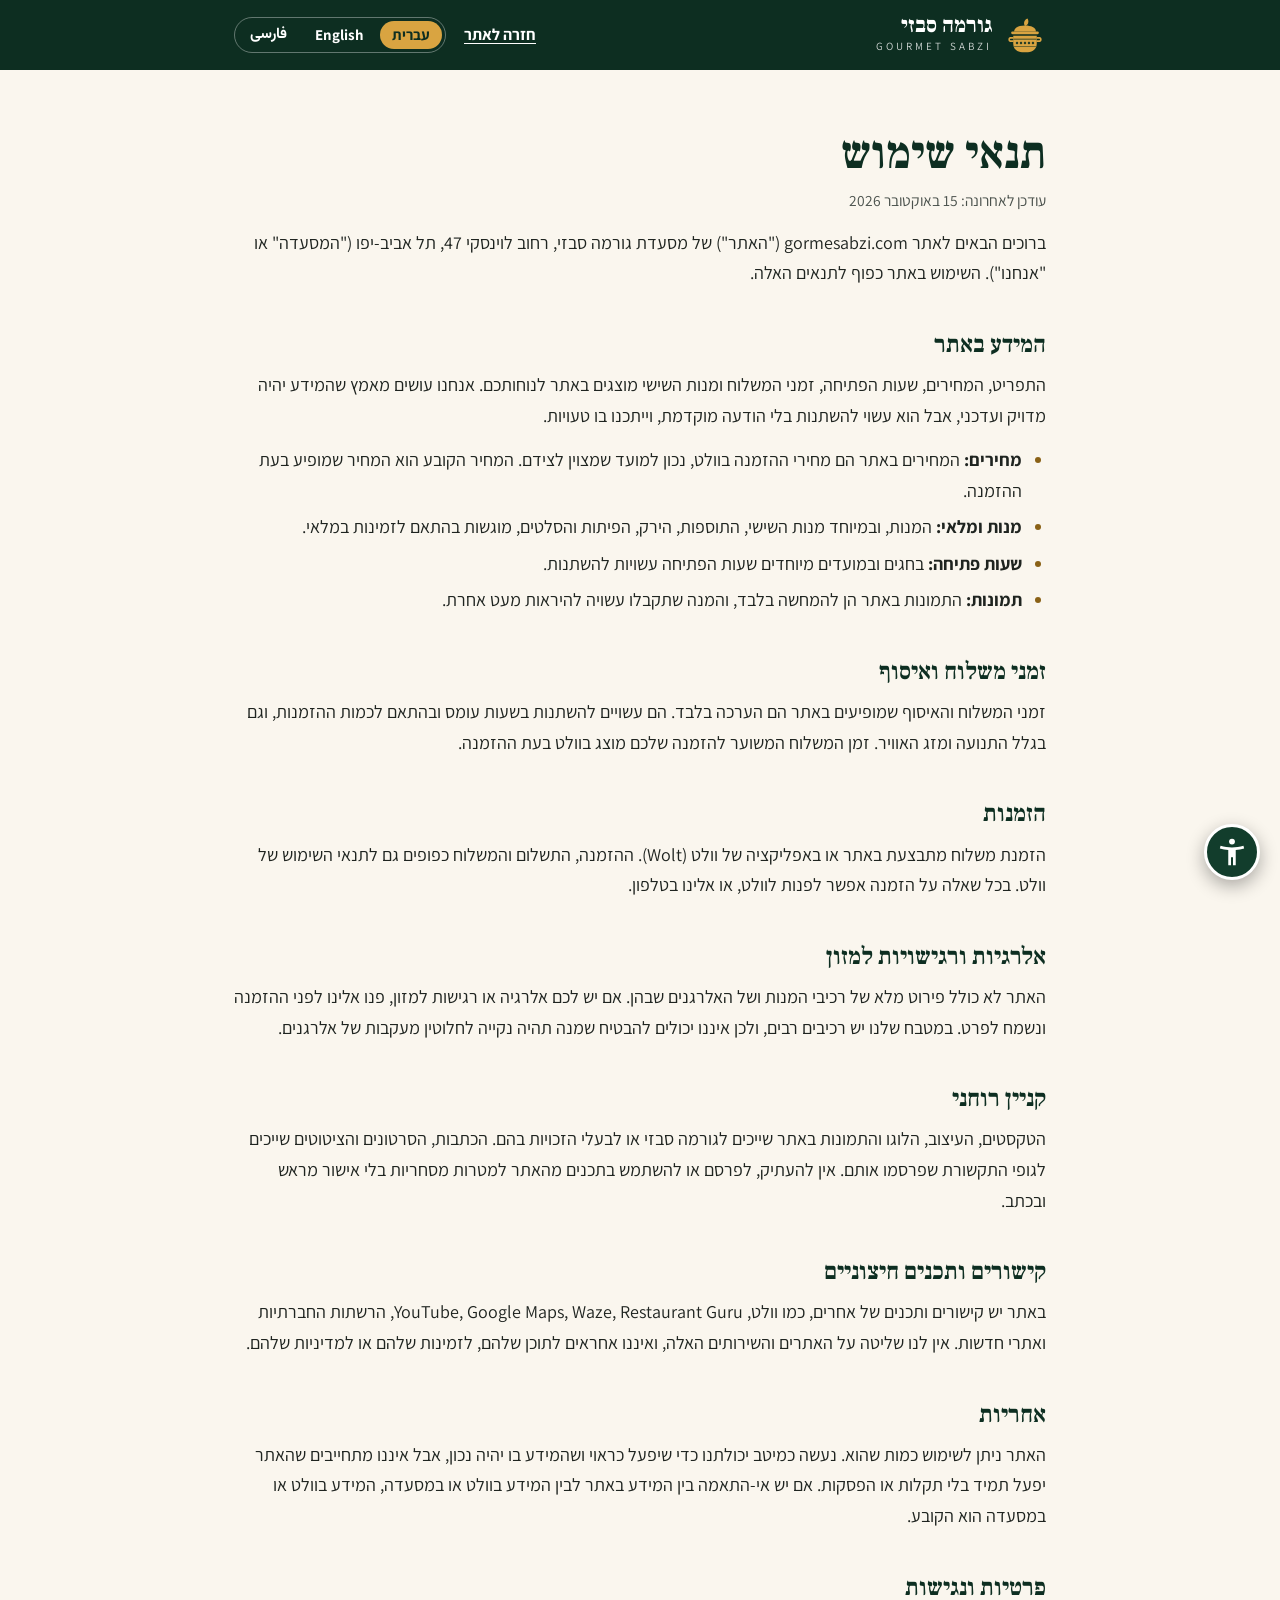
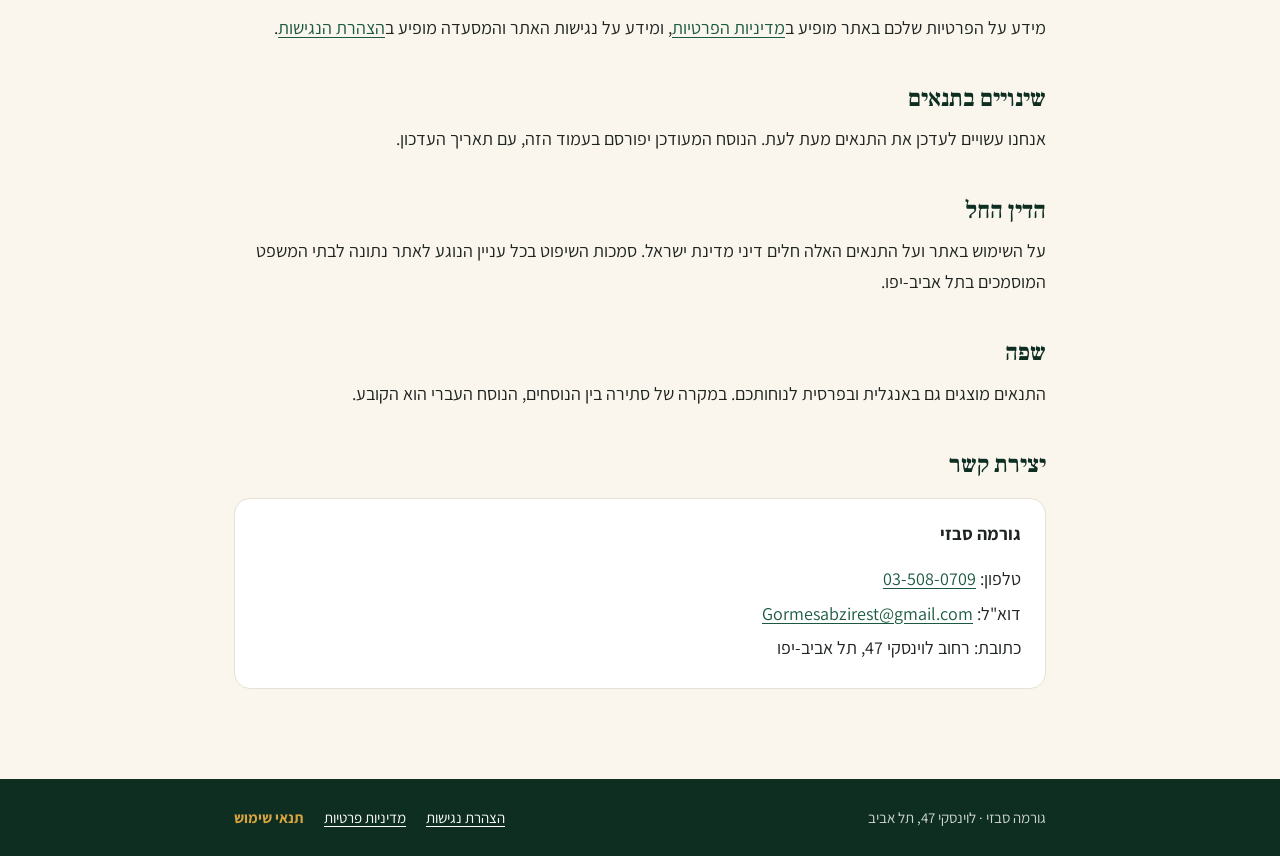
<file: terms.html>
<!doctype html>
<html lang="he" dir="rtl">
<head>
<meta charset="utf-8">
<meta name="viewport" content="width=device-width, initial-scale=1">
<script>
  // Switch language before the first paint (legal.js fills in the rest)
  (function () {
    try {
      var l = new URLSearchParams(location.search).get('lang') || localStorage.getItem('gs-lang');
      if (l === 'en' || l === 'fa') { document.documentElement.lang = l; document.documentElement.dir = l === 'en' ? 'ltr' : 'rtl'; }
    } catch (e) {}
  })();
</script>
<title>תנאי שימוש | גורמה סבזי</title>
<meta name="description" content="תנאי השימוש באתר גורמה סבזי: מחירים, זמני משלוח, הזמנות, אלרגנים וקניין רוחני.">
<link rel="icon" href="brand/favicon-32.png" sizes="32x32">
<link rel="icon" href="brand/favicon.svg" type="image/svg+xml">
<link rel="apple-touch-icon" href="brand/apple-touch-icon.png">
<meta name="theme-color" content="#0d2e21">
<link rel="preconnect" href="https://fonts.googleapis.com">
<link rel="preconnect" href="https://fonts.gstatic.com" crossorigin>
<link href="https://fonts.googleapis.com/css2?family=Frank+Ruhl+Libre:wght@700;900&family=Assistant:wght@400;700&family=Vazirmatn:wght@400;700&display=swap" rel="stylesheet">
<link rel="stylesheet" href="legal.css">
<link rel="stylesheet" href="a11y.css">
<script src="a11y.js"></script>
</head>
<body data-page="terms">

<header class="lheader">
  <div class="wrap">
    <a class="logo" href="./" data-href="./" aria-label="גורמה סבזי – לדף הבית" data-t-label="home">
      <svg viewBox="0 0 100 100" aria-hidden="true" focusable="false">
        <path fill="#d9a441" d="M50 28.5C58.3 25.6 59.95 17.35 55.87 10.43C48.5 13.63 44.99 21.28 50 28.5Z"/>
        <path fill="#d9a441" d="M24 41.5C24 32.5 36 27.5 50 27.5C64 27.5 76 32.5 76 41.5Z"/>
        <path fill="#d9a441" d="M20.25 41.5H79.75A3.25 3.25 0 0 1 79.75 48H20.25A3.25 3.25 0 0 1 20.25 41.5Z"/>
        <path fill="#d9a441" fill-rule="evenodd" d="M22 52H78V71C78 83 69 91 57 91H43C31 91 22 83 22 71ZM23 59.2H77V60.8H23ZM24 77.2H76V78.8H24ZM31 65.5L34.4 69L31 72.5L27.6 69ZM40.5 65.5L43.9 69L40.5 72.5L37.1 69ZM50 65.5L53.4 69L50 72.5L46.6 69ZM59.5 65.5L62.9 69L59.5 72.5L56.1 69ZM69 65.5L72.4 69L69 72.5L65.6 69Z"/>
        <path fill="#d9a441" d="M22.5 55H15.5C8.7 55 8.7 66.5 15.5 66.5H22.5V62.5H15.5C13.9 62.5 13.9 59 15.5 59H22.5ZM77.5 55H84.5C91.3 55 91.3 66.5 84.5 66.5H77.5V62.5H84.5C86.1 62.5 86.1 59 84.5 59H77.5Z"/>
      </svg>
      <span><b>גורמה סבזי</b><small>GOURMET SABZI</small></span>
    </a>
    <div class="lheader-tools">
      <a class="back" href="./" data-href="./" data-t="back">חזרה לאתר</a>
      <div class="langs" role="group" aria-label="שפה" data-t-label="langs">
        <button type="button" data-lang="he" lang="he" aria-pressed="true">עברית</button>
        <button type="button" data-lang="en" lang="en" aria-pressed="false">English</button>
        <button type="button" data-lang="fa" lang="fa" aria-pressed="false">فارسی</button>
      </div>
    </div>
  </div>
</header>

<main>
  <div class="wrap">
    <article class="doc" lang="he" dir="rtl">
      <h1>תנאי שימוש</h1>
      <p class="updated">עודכן לאחרונה: 15 באוקטובר 2026</p>
      <p>ברוכים הבאים לאתר gormesabzi.com ("האתר") של מסעדת גורמה סבזי, רחוב לוינסקי 47, תל אביב-יפו ("המסעדה" או "אנחנו"). השימוש באתר כפוף לתנאים האלה.</p>

      <h2>המידע באתר</h2>
      <p>התפריט, המחירים, שעות הפתיחה, זמני המשלוח ומנות השישי מוצגים באתר לנוחותכם. אנחנו עושים מאמץ שהמידע יהיה מדויק ועדכני, אבל הוא עשוי להשתנות בלי הודעה מוקדמת, וייתכנו בו טעויות.</p>
      <ul>
        <li><b>מחירים:</b> המחירים באתר הם מחירי ההזמנה בוולט, נכון למועד שמצוין לצידם. המחיר הקובע הוא המחיר שמופיע בעת ההזמנה.</li>
        <li><b>מנות ומלאי:</b> המנות, ובמיוחד מנות השישי, התוספות, הירק, הפיתות והסלטים, מוגשות בהתאם לזמינות במלאי.</li>
        <li><b>שעות פתיחה:</b> בחגים ובמועדים מיוחדים שעות הפתיחה עשויות להשתנות.</li>
        <li><b>תמונות:</b> התמונות באתר הן להמחשה בלבד, והמנה שתקבלו עשויה להיראות מעט אחרת.</li>
      </ul>

      <h2>זמני משלוח ואיסוף</h2>
      <p>זמני המשלוח והאיסוף שמופיעים באתר הם הערכה בלבד. הם עשויים להשתנות בשעות עומס ובהתאם לכמות ההזמנות, וגם בגלל התנועה ומזג האוויר. זמן המשלוח המשוער להזמנה שלכם מוצג בוולט בעת ההזמנה.</p>

      <h2>הזמנות</h2>
      <p>הזמנת משלוח מתבצעת באתר או באפליקציה של וולט (Wolt). ההזמנה, התשלום והמשלוח כפופים גם לתנאי השימוש של וולט. בכל שאלה על הזמנה אפשר לפנות לוולט, או אלינו בטלפון.</p>

      <h2>אלרגיות ורגישויות למזון</h2>
      <p>האתר לא כולל פירוט מלא של רכיבי המנות ושל האלרגנים שבהן. אם יש לכם אלרגיה או רגישות למזון, פנו אלינו לפני ההזמנה ונשמח לפרט. במטבח שלנו יש רכיבים רבים, ולכן איננו יכולים להבטיח שמנה תהיה נקייה לחלוטין מעקבות של אלרגנים.</p>

      <h2>קניין רוחני</h2>
      <p>הטקסטים, העיצוב, הלוגו והתמונות באתר שייכים לגורמה סבזי או לבעלי הזכויות בהם. הכתבות, הסרטונים והציטוטים שייכים לגופי התקשורת שפרסמו אותם. אין להעתיק, לפרסם או להשתמש בתכנים מהאתר למטרות מסחריות בלי אישור מראש ובכתב.</p>

      <h2>קישורים ותכנים חיצוניים</h2>
      <p>באתר יש קישורים ותכנים של אחרים, כמו וולט, YouTube, Google Maps, Waze, Restaurant Guru, הרשתות החברתיות ואתרי חדשות. אין לנו שליטה על האתרים והשירותים האלה, ואיננו אחראים לתוכן שלהם, לזמינות שלהם או למדיניות שלהם.</p>

      <h2>אחריות</h2>
      <p>האתר ניתן לשימוש כמות שהוא. נעשה כמיטב יכולתנו כדי שיפעל כראוי ושהמידע בו יהיה נכון, אבל איננו מתחייבים שהאתר יפעל תמיד בלי תקלות או הפסקות. אם יש אי-התאמה בין המידע באתר לבין המידע בוולט או במסעדה, המידע בוולט או במסעדה הוא הקובע.</p>

      <h2>פרטיות ונגישות</h2>
      <p>מידע על הפרטיות שלכם באתר מופיע ב<a href="privacy.html" data-href="privacy.html">מדיניות הפרטיות</a>, ומידע על נגישות האתר והמסעדה מופיע ב<a href="accessibility.html" data-href="accessibility.html">הצהרת הנגישות</a>.</p>

      <h2>שינויים בתנאים</h2>
      <p>אנחנו עשויים לעדכן את התנאים מעת לעת. הנוסח המעודכן יפורסם בעמוד הזה, עם תאריך העדכון.</p>

      <h2>הדין החל</h2>
      <p>על השימוש באתר ועל התנאים האלה חלים דיני מדינת ישראל. סמכות השיפוט בכל עניין הנוגע לאתר נתונה לבתי המשפט המוסמכים בתל אביב-יפו.</p>

      <h2>שפה</h2>
      <p>התנאים מוצגים גם באנגלית ובפרסית לנוחותכם. במקרה של סתירה בין הנוסחים, הנוסח העברי הוא הקובע.</p>

      <h2>יצירת קשר</h2>
      <div class="card">
        <p><b>גורמה סבזי</b></p>
        <ul class="contact">
          <li>טלפון: <a href="tel:+97235080709" dir="ltr">03-508-0709</a></li>
          <li>דוא"ל: <a href="mailto:Gormesabzirest@gmail.com">Gormesabzirest@gmail.com</a></li>
          <li>כתובת: רחוב לוינסקי 47, תל אביב-יפו</li>
        </ul>
      </div>
    </article>

    <article class="doc" lang="en" dir="ltr">
      <h1>Terms of Use</h1>
      <p class="updated">Last updated: October 15, 2026</p>
      <p>Welcome to gormesabzi.com (the "site"), the website of Gourmet Sabzi restaurant, 47 Levinski St, Tel Aviv-Yafo (the "restaurant", "we" or "us"). Your use of the site is subject to these terms.</p>

      <h2>Information on the site</h2>
      <p>The menu, prices, opening hours, delivery times and Friday dishes are shown on the site for your convenience. We work to keep this information accurate and up to date, but it may change without notice and may contain mistakes.</p>
      <ul>
        <li><b>Prices:</b> prices on the site are Wolt ordering prices as of the date shown next to them. The price shown when you order is the one that applies.</li>
        <li><b>Dishes and availability:</b> dishes, and especially the Friday dishes, sides, fresh herbs, pita and salads, are served subject to availability.</li>
        <li><b>Opening hours:</b> hours may change on holidays and special occasions.</li>
        <li><b>Photos:</b> photos on the site are for illustration only, and your dish may look slightly different.</li>
      </ul>

      <h2>Delivery and pickup times</h2>
      <p>Delivery and pickup times shown on the site are estimates only. They may change during busy hours and depending on the number of orders, as well as traffic and weather. Wolt shows the estimated delivery time for your order when you place it.</p>

      <h2>Orders</h2>
      <p>Delivery orders are placed on the Wolt website or app. Ordering, payment and delivery are also subject to Wolt's terms of service. For any question about an order, you can contact Wolt or call us.</p>

      <h2>Food allergies and sensitivities</h2>
      <p>The site doesn't list every ingredient or allergen in our dishes. If you have a food allergy or sensitivity, please contact us before ordering and we'll be glad to give you details. Our kitchen uses many ingredients, so we can't guarantee that any dish is completely free of traces of allergens.</p>

      <h2>Intellectual property</h2>
      <p>The text, design, logo and photos on the site belong to Gourmet Sabzi or their respective owners. News reports, videos and quotes belong to the media outlets that published them. Content from the site may not be copied, published or used commercially without prior written permission.</p>

      <h2>Outside links and content</h2>
      <p>The site includes links to and content from others, such as Wolt, YouTube, Google Maps, Waze, Restaurant Guru, social networks and news sites. We don't control these sites and services and aren't responsible for their content, availability or policies.</p>

      <h2>Responsibility</h2>
      <p>The site is provided as is. We do our best to keep it working properly and its information correct, but we can't promise it will always be free of errors or interruptions. If the information on the site differs from the information on Wolt or at the restaurant, the information on Wolt or at the restaurant prevails.</p>

      <h2>Privacy and accessibility</h2>
      <p>Information about your privacy on the site is in our <a href="privacy.html" data-href="privacy.html">privacy policy</a>, and information about the accessibility of the site and the restaurant is in our <a href="accessibility.html" data-href="accessibility.html">accessibility statement</a>.</p>

      <h2>Changes to these terms</h2>
      <p>We may update these terms from time to time. The updated version will be posted on this page with the date it was updated.</p>

      <h2>Governing law</h2>
      <p>The laws of the State of Israel apply to the use of the site and to these terms. The competent courts in Tel Aviv-Yafo have jurisdiction over any matter relating to the site.</p>

      <h2>Language</h2>
      <p>These terms are also offered in English and Farsi for convenience. If the versions differ, the Hebrew version prevails.</p>

      <h2>Contact</h2>
      <div class="card">
        <p><b>Gourmet Sabzi</b></p>
        <ul class="contact">
          <li>Phone: <a href="tel:+97235080709" dir="ltr">03-508-0709</a></li>
          <li>Email: <a href="mailto:Gormesabzirest@gmail.com">Gormesabzirest@gmail.com</a></li>
          <li>Address: 47 Levinski St, Tel Aviv-Yafo</li>
        </ul>
      </div>
    </article>

    <article class="doc" lang="fa" dir="rtl">
      <h1>شرایط استفاده</h1>
      <p class="updated">آخرین به‌روزرسانی: ۱۵ اکتبر ۲۰۲۶</p>
      <p>به gormesabzi.com («سایت»)، سایت رستوران گورمه سبزی در خیابان لوینسکی ۴۷، تل‌آویو-یافا («رستوران» یا «ما») خوش آمدید. استفاده از سایت تابع این شرایط است.</p>

      <h2>اطلاعات سایت</h2>
      <p>منو، قیمت‌ها، ساعات کاری، زمان‌های ارسال و غذاهای جمعه برای راحتی شما در سایت آمده است. تلاش می‌کنیم این اطلاعات دقیق و به‌روز باشد، اما ممکن است بدون اطلاع قبلی تغییر کند یا اشتباهی در آن باشد.</p>
      <ul>
        <li><b>قیمت‌ها:</b> قیمت‌های سایت، قیمت‌های سفارش در وولت در تاریخی است که کنارشان آمده است. قیمتی که هنگام سفارش نمایش داده می‌شود ملاک است.</li>
        <li><b>غذاها و موجودی:</b> غذاها، به‌ویژه غذاهای جمعه، مخلفات، سبزی، نان و سالادها، بسته به موجودی سرو می‌شوند.</li>
        <li><b>ساعات کاری:</b> ساعات کاری ممکن است در تعطیلات و مناسبت‌های خاص تغییر کند.</li>
        <li><b>عکس‌ها:</b> عکس‌های سایت فقط برای نمایش است و غذای شما ممکن است کمی متفاوت به نظر برسد.</li>
      </ul>

      <h2>زمان ارسال و تحویل حضوری</h2>
      <p>زمان‌های ارسال و تحویل حضوری که در سایت آمده فقط تخمینی است. این زمان‌ها ممکن است در ساعات شلوغ و بسته به تعداد سفارش‌ها، و همچنین به دلیل ترافیک و آب‌وهوا، تغییر کنند. وولت هنگام ثبت سفارش، زمان تقریبی ارسال سفارش شما را نشان می‌دهد.</p>

      <h2>سفارش‌ها</h2>
      <p>سفارش ارسال در سایت یا اپلیکیشن وولت (Wolt) ثبت می‌شود. ثبت سفارش، پرداخت و ارسال تابع شرایط استفادهٔ وولت هم هست. برای هر پرسشی دربارهٔ سفارش می‌توانید با وولت یا تلفنی با ما تماس بگیرید.</p>

      <h2>حساسیت‌های غذایی</h2>
      <p>سایت همهٔ مواد تشکیل‌دهنده و آلرژن‌های غذاها را فهرست نکرده است. اگر به غذایی حساسیت دارید، پیش از سفارش با ما تماس بگیرید تا با کمال میل توضیح دهیم. در آشپزخانهٔ ما مواد زیادی به کار می‌رود، بنابراین نمی‌توانیم تضمین کنیم که هیچ غذایی کاملاً عاری از ردّ آلرژن‌ها باشد.</p>

      <h2>مالکیت معنوی</h2>
      <p>متن‌ها، طراحی، لوگو و عکس‌های سایت متعلق به گورمه سبزی یا صاحبان حقوق آن‌هاست. گزارش‌ها، ویدیوها و نقل‌قول‌ها متعلق به رسانه‌هایی است که آن‌ها را منتشر کرده‌اند. کپی، انتشار یا استفادهٔ تجاری از محتوای سایت بدون اجازهٔ کتبی قبلی مجاز نیست.</p>

      <h2>پیوندها و محتوای بیرونی</h2>
      <p>سایت شامل پیوند به محتوای دیگران و محتوای آن‌هاست، مانند وولت، YouTube، Google Maps، Waze، Restaurant Guru، شبکه‌های اجتماعی و سایت‌های خبری. ما کنترلی بر این سایت‌ها و سرویس‌ها نداریم و مسئول محتوا، در دسترس بودن یا سیاست‌های آن‌ها نیستیم.</p>

      <h2>مسئولیت</h2>
      <p>سایت همان‌طور که هست ارائه می‌شود. تمام تلاشمان را می‌کنیم که درست کار کند و اطلاعاتش صحیح باشد، اما تضمین نمی‌کنیم که همیشه بدون خطا یا وقفه باشد. اگر اطلاعات سایت با اطلاعات وولت یا رستوران تفاوت داشته باشد، اطلاعات وولت یا رستوران ملاک است.</p>

      <h2>حریم خصوصی و دسترسی‌پذیری</h2>
      <p>اطلاعات مربوط به حریم خصوصی شما در <a href="privacy.html" data-href="privacy.html">سیاست حفظ حریم خصوصی</a> و اطلاعات مربوط به دسترسی‌پذیری سایت و رستوران در <a href="accessibility.html" data-href="accessibility.html">بیانیهٔ دسترسی‌پذیری</a> آمده است.</p>

      <h2>تغییر در شرایط</h2>
      <p>ممکن است این شرایط را هر از گاهی به‌روز کنیم. متن به‌روزشده با تاریخ به‌روزرسانی در همین صفحه منتشر می‌شود.</p>

      <h2>قانون حاکم</h2>
      <p>قوانین کشور اسرائیل بر استفاده از سایت و بر این شرایط حاکم است. رسیدگی به هر موضوع مربوط به سایت در صلاحیت دادگاه‌های ذی‌صلاح تل‌آویو-یافا است.</p>

      <h2>زبان</h2>
      <p>این شرایط برای راحتی شما به انگلیسی و فارسی هم ارائه شده است. در صورت تفاوت میان متن‌ها، متن عبری ملاک است.</p>

      <h2>راه‌های تماس</h2>
      <div class="card">
        <p><b>گورمه سبزی</b></p>
        <ul class="contact">
          <li>تلفن: <a href="tel:+97235080709" dir="ltr">۰۳-۵۰۸-۰۷۰۹</a></li>
          <li>ایمیل: <a href="mailto:Gormesabzirest@gmail.com">Gormesabzirest@gmail.com</a></li>
          <li>نشانی: خیابان لوینسکی ۴۷، تل‌آویو-یافا</li>
        </ul>
      </div>
    </article>
  </div>
</main>

<footer class="lfooter">
  <div class="wrap">
    <span data-t="addr">גורמה סבזי · לוינסקי 47, תל אביב</span>
    <nav aria-label="מידע משפטי" data-t-label="legalNav">
      <a href="accessibility.html" data-href="accessibility.html" data-t="access">הצהרת נגישות</a>
      <a href="privacy.html" data-href="privacy.html" data-t="privacy">מדיניות פרטיות</a>
      <a href="terms.html" data-href="terms.html" data-t="terms" aria-current="page">תנאי שימוש</a>
    </nav>
  </div>
</footer>

<script src="legal.js"></script>
</body>
</html>
</file>
<file: a11y.css>
/*
 * Gourmet Sabzi – accessibility menu and display modes (see a11y.js). Used on every page.
 * Text size works through --fs: each page multiplies its font sizes by var(--fs, 1).
 */

/* Shared helpers */
.sr-only {
  position: absolute !important; width: 1px; height: 1px; padding: 0; margin: -1px;
  overflow: hidden; clip: rect(0 0 0 0); white-space: nowrap; border: 0;
}

/* Keyboard focus: a dark ring inside a gold ring, visible on light and dark backgrounds */
:root :focus-visible { outline: 3px solid #d9a441; outline-offset: 3px; box-shadow: 0 0 0 3px #0d2e21; }

/* Skip link */
.a11y-skip {
  position: fixed; top: 12px; inset-inline-start: 12px; z-index: 1000; padding: 12px 20px; border-radius: 10px;
  background: #fff; color: #0d2e21; font-family: "Assistant", Arial, sans-serif; font-size: 17px; font-weight: 700; line-height: 1.2;
  text-decoration: underline; box-shadow: 0 6px 20px rgba(0,0,0,.25); transform: translateY(-200%);
}
.a11y-skip:focus { transform: none; }

/* Button and menu */
.a11y-ui { font-family: "Assistant", Arial, sans-serif; font-size: 16px; line-height: 1.4; }
.a11y-ui[lang="fa"], html[lang="fa"] .a11y-skip { font-family: "Vazirmatn", Tahoma, sans-serif; }
.a11y-btn {
  position: fixed; z-index: 90; bottom: 20px; inset-inline-start: 20px; width: 56px; height: 56px; padding: 0;
  display: grid; place-items: center; border-radius: 50%; border: 3px solid #fff; background: #123d2c; color: #fff;
  box-shadow: 0 6px 18px rgba(0,0,0,.32); cursor: pointer; transition: background .2s;
}
.a11y-btn svg { width: 32px; height: 32px; }
.a11y-btn:hover { background: #1b5a40; }
.a11y-btn[aria-expanded="true"] { background: #d9a441; color: #0d2e21; }
.a11y-panel {
  position: fixed; z-index: 91; bottom: 88px; inset-inline-start: 20px; width: min(360px, calc(100vw - 32px));
  max-height: calc(100vh - 110px); max-height: calc(100dvh - 110px); overflow-y: auto; overscroll-behavior: contain;
  background: #fff; color: #1f2420; border-radius: 18px; box-shadow: 0 20px 50px rgba(0,0,0,.32); padding-bottom: 16px;
}
.a11y-panel[hidden] { display: none; }
.a11y-panel:focus { outline: none; box-shadow: 0 20px 50px rgba(0,0,0,.32); }
.a11y-head {
  position: sticky; top: 0; z-index: 1; display: flex; align-items: center; justify-content: space-between; gap: 12px;
  padding: 12px 16px; background: #0d2e21; color: #fff;
}
.a11y-head h2 { margin: 0; font-family: inherit; font-size: 19px; font-weight: 700; line-height: 1.2; }
.a11y-close {
  flex: none; width: 38px; height: 38px; border-radius: 50%; border: 0; background: rgba(255,255,255,.14); color: #fff;
  font-size: 26px; line-height: 1; cursor: pointer;
}
.a11y-close:hover { background: rgba(255,255,255,.26); }
.a11y-size {
  display: flex; align-items: center; justify-content: space-between; gap: 10px; margin: 16px 16px 10px; padding: 8px 8px 8px 14px;
  border: 1.5px solid #e8e1d3; border-radius: 14px; font-weight: 700; color: #123d2c;
}
.a11y-ui[dir="rtl"] .a11y-size { padding: 8px 14px 8px 8px; }
.a11y-steps { display: flex; align-items: center; gap: 6px; }
.a11y-step {
  width: 42px; height: 42px; border-radius: 50%; border: 2px solid #123d2c; background: #fff; color: #123d2c;
  font-family: inherit; font-size: 24px; font-weight: 700; line-height: 1; cursor: pointer;
}
.a11y-step:hover { background: #e6efe8; }
.a11y-step[aria-disabled="true"] { opacity: .4; cursor: not-allowed; }
.a11y-size output { min-width: 54px; text-align: center; font-variant-numeric: tabular-nums; direction: ltr; }
.a11y-grid { display: grid; grid-template-columns: 1fr 1fr; gap: 8px; margin: 0 16px; }
.a11y-tool {
  display: flex; flex-direction: column; align-items: center; justify-content: center; gap: 6px; min-height: 78px; padding: 10px 8px;
  border: 1.5px solid #e8e1d3; border-radius: 14px; background: #faf6ee; color: #123d2c;
  font-family: inherit; font-size: 15px; font-weight: 700; line-height: 1.25; text-align: center; cursor: pointer;
}
.a11y-tool:last-child:nth-child(odd) { grid-column: 1 / -1; }
.a11y-tool svg { width: 26px; height: 26px; flex: none; }
.a11y-tool:hover { border-color: #1b5a40; }
.a11y-tool[aria-pressed="true"] { background: #123d2c; border-color: #123d2c; color: #fff; }
.a11y-foot { display: flex; align-items: center; justify-content: space-between; flex-wrap: wrap; gap: 8px 14px; margin: 14px 16px 0; }
.a11y-reset {
  display: inline-flex; align-items: center; gap: 6px; padding: 6px 2px; border: 0; background: none; color: #a3262f;
  font-family: inherit; font-size: 15px; font-weight: 700; cursor: pointer;
}
.a11y-reset svg { width: 18px; height: 18px; }
.a11y-statement { color: #1b5a40; font-size: 15px; font-weight: 700; }

/* High contrast: black background, white text, yellow links */
html.a11y-contrast, html.a11y-contrast body { background: #000 !important; }
html.a11y-contrast :where(body *:not(img, video, iframe, svg *, [class*="b-circledLeaves27"])) {
  background-color: #000 !important; background-image: none !important; color: #fff !important;
  border-color: #fff !important; box-shadow: none !important; text-shadow: none !important; opacity: 1 !important;
}
html.a11y-contrast :where(a, a *:not(svg *)) { color: #ff0 !important; }
html.a11y-contrast *::before, html.a11y-contrast *::after { background-image: none !important; box-shadow: none !important; }
html.a11y-contrast #b-circledLeaves27 { background-color: #fff !important; border-radius: 16px; }
/* Selected tabs, pressed buttons and the chosen language stay recognizable */
html.a11y-contrast :is([aria-selected="true"], [aria-pressed="true"], [aria-checked="true"]) { background-color: #fff !important; color: #000 !important; }
html.a11y-contrast .a11y-tool[aria-pressed="true"] { background-color: #ff0 !important; color: #000 !important; }

/* Grayscale (applied to the page's top-level parts so fixed elements keep working) */
html.a11y-gray body > :not(main), html.a11y-gray main > * { filter: grayscale(100%); }

/* Highlight links */
html.a11y-links :where(a) {
  text-decoration: underline !important; text-decoration-thickness: 2px !important; text-underline-offset: 3px !important;
  outline: 2px dashed currentColor; outline-offset: 2px;
}

/* Readable font */
html.a11y-font :where(body, body *:not(svg *, [class*="b-circledLeaves27"])) { font-family: Arial, "Helvetica Neue", Helvetica, sans-serif !important; }
html.a11y-font[lang="fa"] :where(body, body *:not(svg *, [class*="b-circledLeaves27"])) { font-family: Tahoma, Arial, sans-serif !important; }

/* Text spacing (the WCAG 1.4.12 values) */
html.a11y-spacing :where(body *:not(svg *, [class*="b-circledLeaves27"], .a11y-ui, .a11y-ui *)) {
  letter-spacing: .12em !important; word-spacing: .16em !important; line-height: 1.8 !important;
}
/* Farsi letters join, so extra letter spacing would break the words apart */
html.a11y-spacing[lang="fa"] :where(body *:not(svg *, [class*="b-circledLeaves27"], .a11y-ui, .a11y-ui *)) { letter-spacing: 0 !important; }

/* Stop animations */
html.a11y-still, html.a11y-still *, html.a11y-still *::before, html.a11y-still *::after {
  animation: none !important; transition: none !important; scroll-behavior: auto !important;
}
html.a11y-still .reveal { opacity: 1 !important; transform: none !important; }

/* Large cursor */
html.a11y-cursor, html.a11y-cursor * {
  cursor: url("data:image/svg+xml,%3Csvg xmlns='http://www.w3.org/2000/svg' width='48' height='48' viewBox='0 0 48 48'%3E%3Cpath d='M9 4v35l9-8.5 6.2 14 6.3-2.8-6.2-13.7H37z' fill='%23000' stroke='%23fff' stroke-width='2.5' stroke-linejoin='round'/%3E%3C/svg%3E") 9 4, auto !important;
}

@media (max-width: 640px) {
  .a11y-btn { bottom: 16px; inset-inline-start: 14px; width: 52px; height: 52px; }
  .a11y-panel { bottom: 80px; inset-inline-start: 12px; width: calc(100vw - 24px); max-height: calc(100dvh - 100px); }
}
@media print {
  .a11y-ui, .a11y-skip { display: none !important; }
}
</file>
<file: legal.css>
/* Gourmet Sabzi – accessibility statement, privacy policy and terms of use pages */
:root {
  --green-900: #0d2e21;
  --green-800: #123d2c;
  --green-700: #1b5a40;
  --green-100: #e6efe8;
  --saffron: #d9a441;
  --saffron-dark: #8a6116;
  --cream: #faf6ee;
  --paper: #ffffff;
  --ink: #1f2420;
  --ink-soft: #4a514c;
  --line: #e8e1d3;
  --serif: "Frank Ruhl Libre", Georgia, serif;
  --sans: "Assistant", system-ui, -apple-system, "Segoe UI", Arial, sans-serif;
}
html[lang="fa"] {
  --serif: "Vazirmatn", Tahoma, sans-serif;
  --sans: "Vazirmatn", Tahoma, sans-serif;
}
* { box-sizing: border-box; }
/* The page title is already large, so the text-size buttons grow it to at most 150% */
html { --dfs: min(var(--fs, 1), 1.5); }
body {
  margin: 0; font-family: var(--sans); font-size: calc(18px * var(--fs, 1)); line-height: 1.7;
  color: var(--ink); background: var(--cream); -webkit-font-smoothing: antialiased;
}
html[lang="fa"] body { line-height: 1.9; }
a { color: var(--green-700); text-underline-offset: 3px; }
a:hover { color: var(--green-900); }

/* Header */
/* The header grows to at most 125% with the text-size buttons, so it always fits */
.lheader { --hfs: min(var(--fs, 1), 1.25); background: var(--green-900); color: #fff; }
.lheader .wrap { display: flex; align-items: center; justify-content: space-between; gap: 14px 24px; flex-wrap: wrap; padding-block: 14px; }
.logo { display: flex; align-items: center; gap: 12px; color: #fff; text-decoration: none; }
.logo:hover { color: #fff; }
.logo svg { width: 42px; height: 42px; flex: none; }
.logo b { display: block; font-family: "Frank Ruhl Libre", Georgia, serif; font-size: calc(22px * var(--hfs, 1)); font-weight: 900; line-height: 1.05; }
.logo small { display: block; font-family: "Assistant", system-ui, sans-serif; font-size: calc(11px * var(--hfs, 1)); letter-spacing: .28em; opacity: .8; }
.lheader-tools { display: flex; align-items: center; gap: 10px 18px; flex-wrap: wrap; }
.back { color: #fff; font-weight: 700; font-size: calc(16px * var(--hfs, 1)); }
.back:hover { color: var(--saffron); }
.langs { display: flex; gap: 4px; padding: 3px; border: 1.5px solid rgba(255,255,255,.35); border-radius: 999px; }
.langs button {
  border: 0; border-radius: 999px; padding: 5px 12px; background: none; color: #fff; cursor: pointer;
  font-size: calc(15px * var(--hfs, 1)); font-weight: 700; line-height: 1.2;
}
.langs button[lang="he"] { font-family: "Assistant", system-ui, sans-serif; }
.langs button[lang="en"] { font-family: "Assistant", system-ui, sans-serif; }
.langs button[lang="fa"] { font-family: "Vazirmatn", Tahoma, sans-serif; }
.langs button:hover { background: rgba(255,255,255,.12); }
.langs button[aria-pressed="true"] { background: var(--saffron); color: var(--green-900); }

/* Content */
.wrap { max-width: 860px; margin: 0 auto; padding-inline: 24px; }
main { padding: 56px 0 72px; overflow-wrap: anywhere; }
.doc { display: none; }
html[lang="he"] .doc[lang="he"], html[lang="en"] .doc[lang="en"], html[lang="fa"] .doc[lang="fa"] { display: block; }
.doc h1 { margin: 0 0 6px; font-family: var(--serif); font-size: calc(clamp(34px, 5vw, 46px) * var(--dfs, 1)); line-height: 1.2; color: var(--green-900); }
.updated { margin: 0 0 32px; color: var(--ink-soft); font-size: calc(15.5px * var(--fs, 1)); }
.doc h2 { margin: 40px 0 10px; font-family: var(--serif); font-size: calc(24px * var(--fs, 1)); line-height: 1.3; color: var(--green-900); }
.doc p { margin: 0 0 14px; }
.doc ul { margin: 0 0 14px; padding-inline-start: 24px; }
.doc li { margin-bottom: 6px; }
.doc li::marker { color: var(--saffron-dark); }
.card { margin: 18px 0; padding: 20px 24px; background: var(--paper); border: 1px solid var(--line); border-radius: 16px; }
.card p:last-child, .card ul:last-child { margin-bottom: 0; }
.contact { list-style: none; padding: 0 !important; }
.contact li { margin-bottom: 4px; }
.note { font-size: calc(15.5px * var(--fs, 1)); color: var(--ink-soft); }

/* Footer */
.lfooter { background: var(--green-900); color: rgba(255,255,255,.8); font-size: calc(15px * var(--fs, 1)); }
.lfooter .wrap { display: flex; justify-content: space-between; align-items: center; gap: 10px 24px; flex-wrap: wrap; padding-block: 26px; }
.lfooter nav { display: flex; gap: 6px 20px; flex-wrap: wrap; }
.lfooter a { color: #fff; }
.lfooter a:hover { color: var(--saffron); }
.lfooter a[aria-current="page"] { color: var(--saffron); text-decoration: none; font-weight: 700; }

@media (max-width: 640px) {
  .wrap { padding-inline: 16px; }
  main { padding: 36px 0 110px; }
  .card { padding: 16px 18px; }
}
</file>
